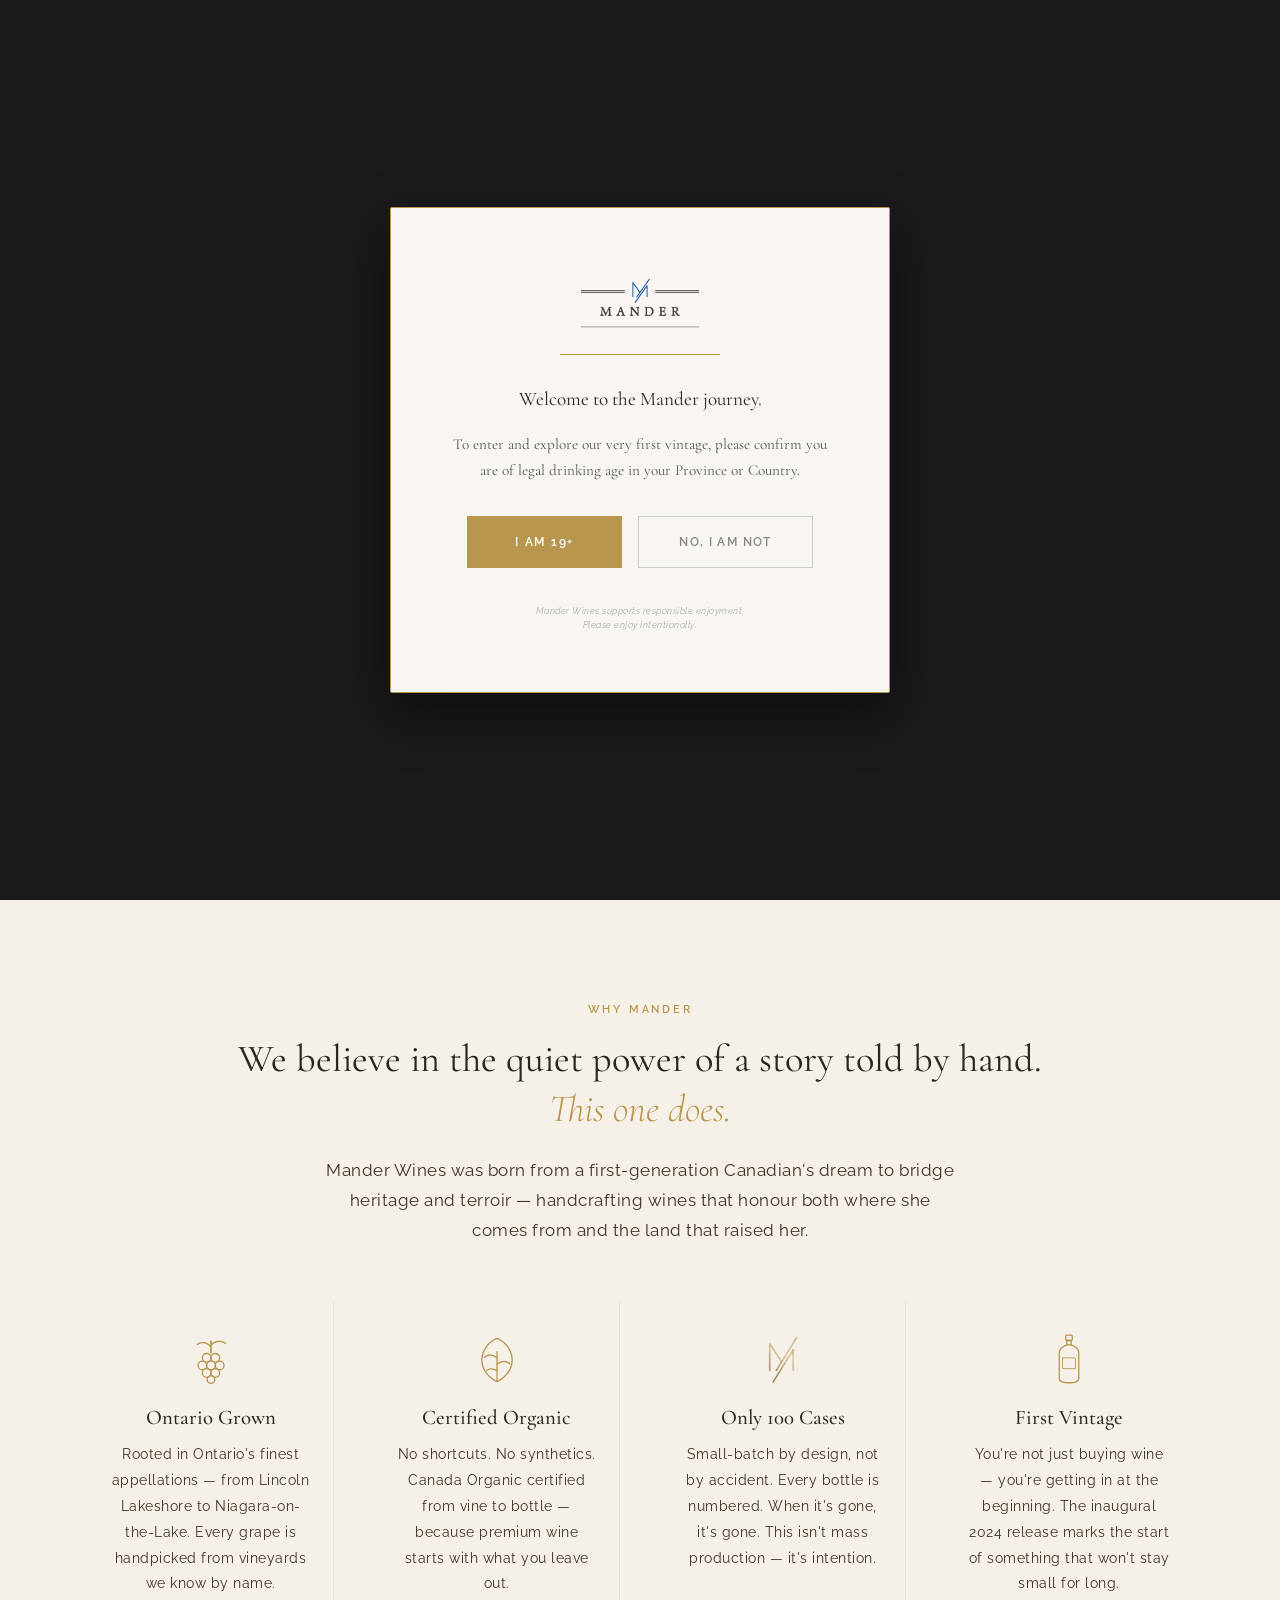
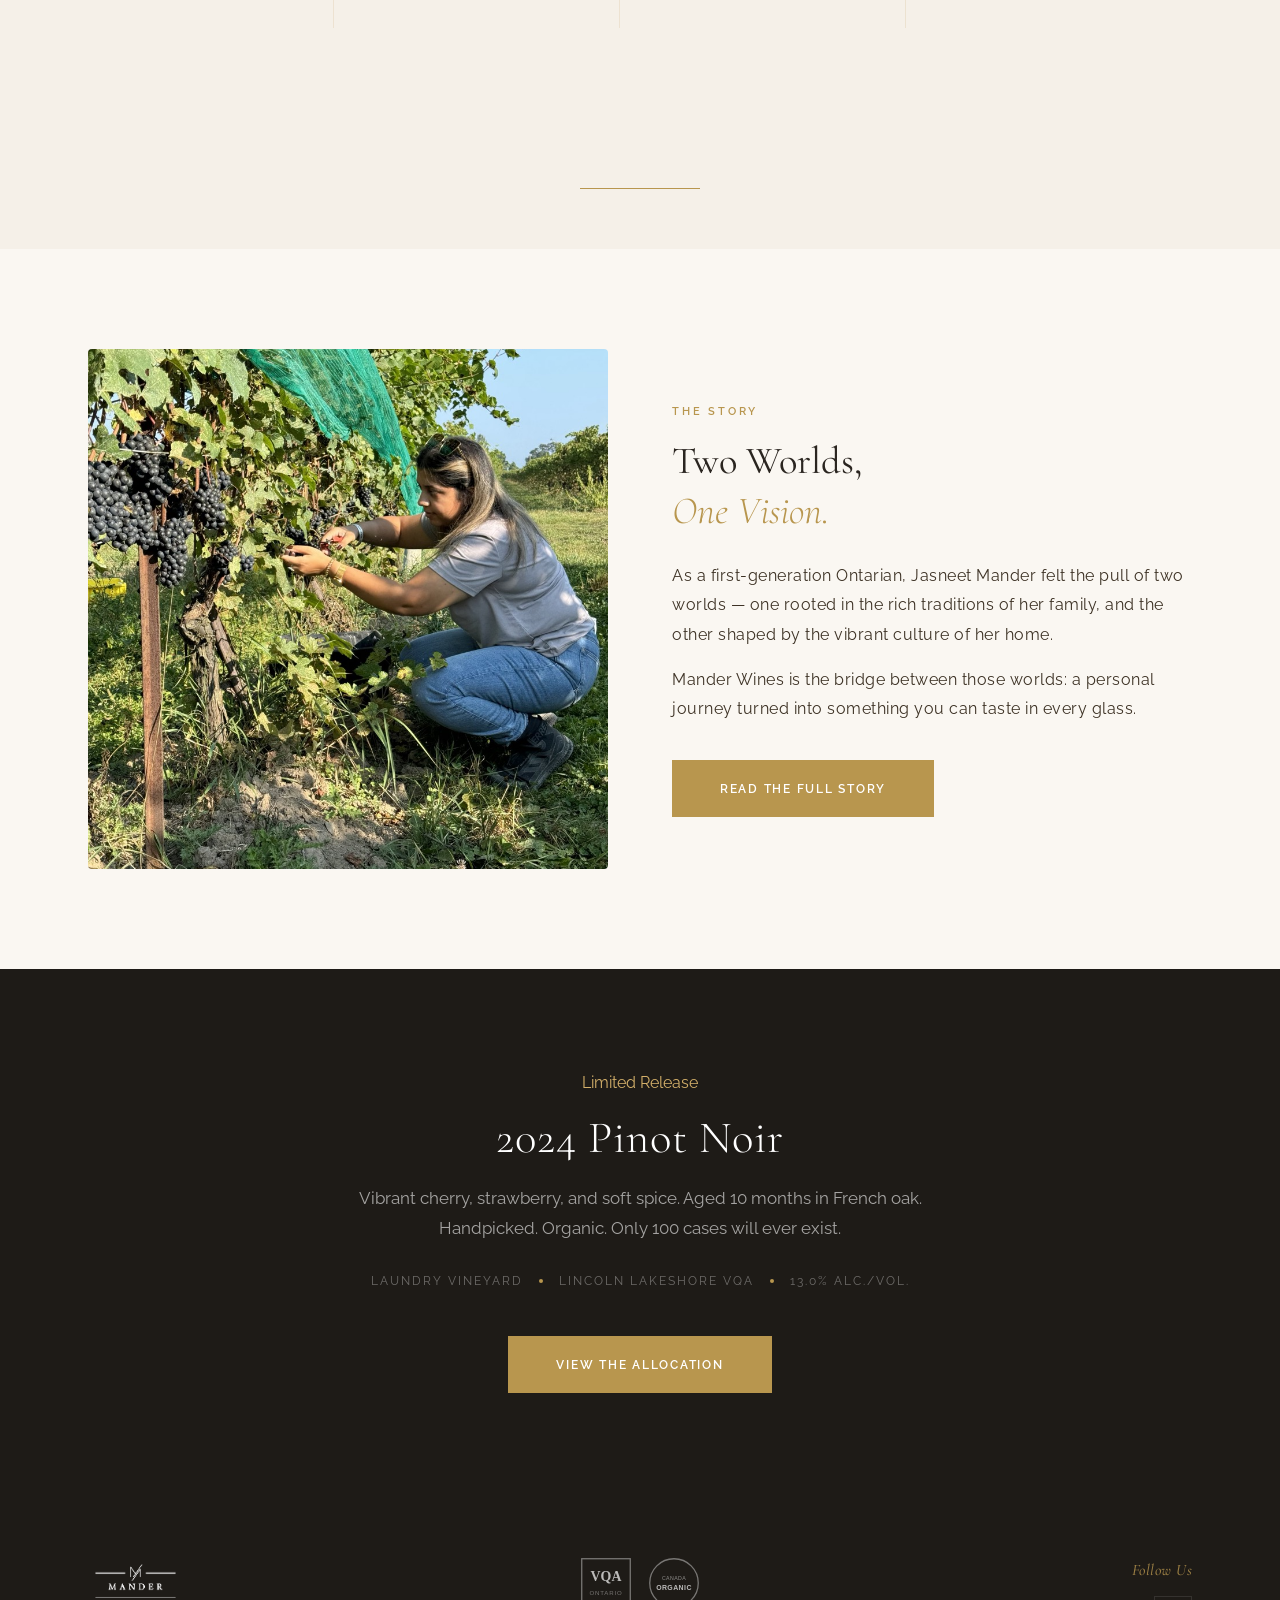
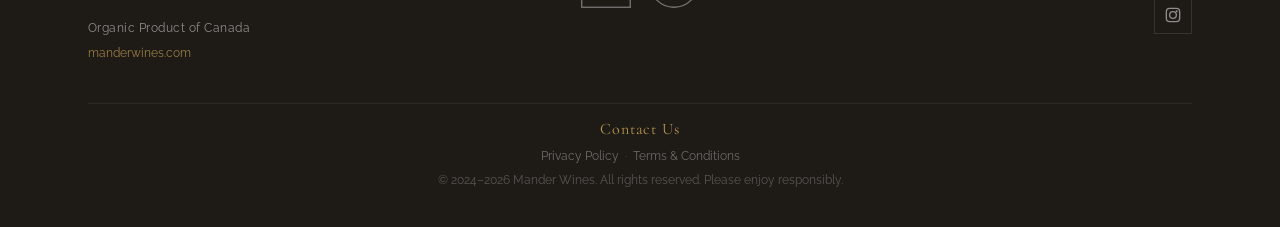
<file: index.html>
<!DOCTYPE html>
<html lang="en">
<head>
    <!-- Google Analytics -->
    <script async src="https://www.googletagmanager.com/gtag/js?id=G-VP82DBPCW4"></script>
    <script>window.dataLayer=window.dataLayer||[];function gtag(){dataLayer.push(arguments);}gtag('js',new Date());gtag('config','G-VP82DBPCW4');</script>
    <meta charset="UTF-8">
    <meta name="viewport" content="width=device-width, initial-scale=1.0">
    <meta name="google-site-verification" content="54lscTHRrutrYXy5FUqe7Ww_ToNMWbLl4s4C95pnx4s">
    <!-- Structured Data -->
    <script type="application/ld+json">
    {
        "@context": "https://schema.org",
        "@type": "Winery",
        "name": "Mander Wines",
        "url": "https://manderwines.com",
        "logo": "https://manderwines.com/images/logo-adj.png",
        "image": "https://manderwines.com/images/og-image.jpg",
        "description": "Mander Wines is a small-lot winery crafting wines with intention from vineyard to bottle. We believe the best stories are shared over a glass of wine — and we're writing ours one vintage at a time.",
        "email": "info@manderwines.com",
        "sameAs": [
            "https://instagram.com/manderwines"
        ],
        "foundingDate": "2024",
        "knowsAbout": ["Pinot Noir", "Ontario Wine", "VQA", "Small-Lot Winemaking"],
        "areaServed": {
            "@type": "Place",
            "name": "Ontario, Canada"
        }
    }
    </script>
    <title>Mander Wines</title>
    <meta name="description" content="Mander Wines — small-lot, handcrafted wines from Ontario. Our inaugural 2024 Pinot Noir is here. Only 100 cases produced. Join the journey.">
    <link rel="canonical" href="https://manderwines.com/">
    <!-- Open Graph -->
    <meta property="og:title" content="Mander Wines">
    <meta property="og:description" content="Mander Wines — small-lot, handcrafted wines from Ontario. Our inaugural 2024 Pinot Noir is here. Only 100 cases produced. Join the journey.">
    <meta property="og:image" content="https://manderwines.com/images/og-image.jpg">
    <meta property="og:url" content="https://manderwines.com/">
    <meta property="og:type" content="website">
    <meta property="og:site_name" content="Mander Wines">
    <!-- Twitter Card -->
    <meta name="twitter:card" content="summary_large_image">
    <meta name="twitter:title" content="Mander Wines">
    <meta name="twitter:description" content="Mander Wines — small-lot, handcrafted wines from Ontario. Our inaugural 2024 Pinot Noir is here. Only 100 cases produced. Join the journey.">
    <meta name="twitter:image" content="https://manderwines.com/images/og-image.jpg">
    <link rel="icon" type="image/png" href="images/favicon.png">
    <link rel="apple-touch-icon" href="images/favicon.png">
    <link rel="preconnect" href="https://fonts.googleapis.com">
    <link rel="preconnect" href="https://fonts.gstatic.com" crossorigin>
    <link href="https://fonts.googleapis.com/css2?family=Cormorant+Garamond:ital,wght@0,300;0,400;0,500;0,600;0,700;1,300;1,400;1,500;1,600;1,700&family=Libre+Baskerville:ital,wght@0,400;0,700;1,400&family=Raleway:wght@300;400;500;600;700&display=swap" rel="stylesheet">
    <link rel="stylesheet" href="styles.css?v=2">
<script type="application/ld+json">
{
    "@context": "https://schema.org",
    "@type": "Winery",
    "name": "Mander Wines",
    "url": "https://manderwines.com",
    "logo": "https://manderwines.com/images/logo-adj.png",
    "image": "https://manderwines.com/images/hero-barrels.jpg",
    "description": "Small-lot, handcrafted organic wines from Ontario's Lincoln Lakeshore. VQA certified.",
    "founder": {"@type": "Person", "name": "Jasneet Mander"},
    "foundingDate": "2024",
    "sameAs": ["https://instagram.com/manderwines"],
    "email": "info@manderwines.com",
    "address": {"@type": "PostalAddress", "addressRegion": "Ontario", "addressCountry": "CA"}
}
</script>
</head>
<body class="home-body">

    <!-- Page Loader -->
    <div class="page-loader" id="page-loader">
        <img src="images/monogram-blue.png" alt="Mander Wines" class="page-loader-logo">
    </div>

    <!-- Age Gate -->
    <div id="age-gate" class="age-gate">
        <div class="age-gate-card" id="age-content">
            <img src="images/logo-adj.png" alt="Mander" class="age-gate-logo">
            <div class="age-gate-line"></div>
            <p class="age-gate-welcome">Welcome to the Mander journey.</p>
            <p class="age-gate-prompt">To enter and explore our very first vintage, please confirm you are of legal drinking age in your Province or Country.</p>
            <div class="age-gate-buttons">
                <button class="btn btn-gold" id="age-yes">I Am 19+</button>
                <button class="btn-deny" id="age-no">No, I Am Not</button>
            </div>
            <p class="age-gate-disclaimer">Mander Wines supports responsible enjoyment.<br>Please enjoy intentionally.</p>
        </div>
        <div class="age-gate-denied" id="age-denied">
            <p>Sorry, you must be of legal drinking age to visit this site.</p>
        </div>
    </div>

    <!-- Navigation — transparent on home -->
    <nav id="navbar" class="nav-transparent">
        <div class="nav-inner">
            <div class="nav-links nav-left">
                <a href="story">The Story</a>
                <a href="wine">The Wine</a>
            </div>
            <a href="/" class="nav-logo">
                <img src="images/logo-adj.png" alt="Mander">
            </a>
            <div class="nav-links nav-right">
                <a href="cellar">Cellar Updates</a>
                <a href="journey">Join the Journey</a>
            </div>
            <button class="mobile-menu-btn" aria-label="Toggle menu">
                <span></span><span></span><span></span>
            </button>
        </div>
        <div class="mobile-nav">
            <a href="/">Home</a>
            <a href="story">The Story</a>
            <a href="wine">The Wine</a>
            <a href="cellar">Cellar Updates</a>
            <a href="journey">Join the Journey</a>
        </div>
    </nav>

    <!-- Cinematic Hero -->
    <section class="cinematic-hero">
        <div class="cinematic-bg">
            <img src="images/hero-barrels.jpg" alt="Mander barrels with M monogram in the cellar">
        </div>
        <div class="cinematic-overlay"></div>

        <div class="cinematic-content">
            <div class="cinematic-center">
                <p class="cinematic-year anim-fade anim-d1">2024</p>
                <h1 class="anim-fade anim-d2"><em>Pinot Noir</em></h1>
                <div class="cinematic-line anim-fade anim-d3"></div>
                <p class="cinematic-tagline anim-fade anim-d4">Small-Lot. First Vintage.</p>
                <p class="cinematic-cases anim-fade anim-d5">Only 100 Cases Produced</p>
                <a href="journey" class="btn btn-gold anim-fade anim-d6">Join the Waitlist</a>
            </div>
        </div>

        <!-- Bottom bar -->
        <div class="cinematic-bottom anim-fade anim-d7">
            <div class="cinematic-bottom-inner">
                <span class="cinematic-detail">Laundry Vineyard</span>
                <span class="cinematic-dot"></span>
                <span class="cinematic-detail">Lincoln Lakeshore VQA</span>
                <span class="cinematic-dot"></span>
                <span class="cinematic-detail">Organic</span>
                <span class="cinematic-dot"></span>
                <span class="cinematic-detail">13.0% alc.</span>
            </div>
        </div>
    </section>

    <!-- Why Mander — Brand Positioning -->
    <section class="home-why" data-animate="fade-up">
        <div class="container">
            <span class="label">Why Mander</span>
            <h2>We believe in the quiet power of a story told by hand.<br><em>This one does.</em></h2>
            <p class="home-why-sub">Mander Wines was born from a first-generation Canadian's dream to bridge heritage and terroir — handcrafting wines that honour both where she comes from and the land that raised her.</p>
            <div class="home-pillars">
                <div class="home-pillar" data-animate="fade-up">
                    <div class="home-pillar-icon">
                        <svg viewBox="0 0 48 48" fill="none" stroke="currentColor" stroke-width="1.2"><circle cx="20" cy="22" r="4"/><circle cx="28" cy="22" r="4"/><circle cx="16" cy="29" r="4"/><circle cx="24" cy="29" r="4"/><circle cx="32" cy="29" r="4"/><circle cx="20" cy="36" r="4"/><circle cx="28" cy="36" r="4"/><circle cx="24" cy="42" r="3.5"/><path d="M24 18V6" stroke-width="1.5"/><path d="M24 10c4-4 10-4 14-1" stroke-width="1.2" fill="none"/><path d="M24 12c-4-5-10-5-13-2" stroke-width="1.2" fill="none"/></svg>
                    </div>
                    <h3>Ontario Grown</h3>
                    <p>Rooted in Ontario's finest appellations — from Lincoln Lakeshore to Niagara-on-the-Lake. Every grape is handpicked from vineyards we know by name.</p>
                </div>
                <div class="home-pillar" data-animate="fade-up">
                    <div class="home-pillar-icon">
                        <svg viewBox="0 0 48 48" fill="none" stroke="currentColor" stroke-width="1.2"><path d="M24 44c0 0-14-6-14-20C10 14 18 6 24 4c6 2 14 10 14 20 0 14-14 20-14 20z"/><path d="M24 44V16"/><path d="M24 22c-5-4-10-3-12 0"/><path d="M24 28c5-4 10-3 12 0"/><path d="M24 34c-4-3-8-2-10 0"/><circle cx="15" cy="12" r="1" fill="currentColor" stroke="none" opacity="0.3"/><circle cx="33" cy="10" r="0.8" fill="currentColor" stroke="none" opacity="0.3"/><circle cx="12" cy="18" r="0.6" fill="currentColor" stroke="none" opacity="0.2"/></svg>
                    </div>
                    <h3>Certified Organic</h3>
                    <p>No shortcuts. No synthetics. Canada Organic certified from vine to bottle — because premium wine starts with what you leave out.</p>
                </div>
                <div class="home-pillar" data-animate="fade-up">
                    <div class="home-pillar-icon">
                        <img src="images/icon-monogram-gold.png" alt="Mander M">
                    </div>
                    <h3>Only 100 Cases</h3>
                    <p>Small-batch by design, not by accident. Every bottle is numbered. When it's gone, it's gone. This isn't mass production — it's intention.</p>
                </div>
                <div class="home-pillar" data-animate="fade-up">
                    <div class="home-pillar-icon">
                        <svg viewBox="0 0 48 48" fill="none" stroke="currentColor" stroke-width="1.2" stroke-linecap="round" stroke-linejoin="round"><rect x="21" y="1" width="6" height="5" rx="1"/><path d="M22 6h4v4h-4z"/><path d="M22 10c-5 2-7 4-7 7v24c0 3 3 4 9 4s9-1 9-4V17c0-3-2-5-7-7"/><rect x="18" y="22" width="12" height="10" rx="0.5" stroke-width="0.8"/></svg>
                    </div>
                    <h3>First Vintage</h3>
                    <p>You're not just buying wine — you're getting in at the beginning. The inaugural 2024 release marks the start of something that won't stay small for long.</p>
                </div>
            </div>
        </div>
    </section>

    <hr class="section-divider">

    <!-- Story Teaser -->
    <section class="home-story">
        <div class="container">
            <div class="home-story-grid">
                <div class="home-story-image" data-animate="fade-right">
                    <img src="images/founder-grapes.jpg" alt="Handpicking grapes at the vineyard" loading="lazy">
                </div>
                <div class="home-story-text" data-animate="fade-left">
                    <span class="label">The Story</span>
                    <h2>Two Worlds,<br><em>One Vision.</em></h2>
                    <p>As a first-generation Ontarian, Jasneet Mander felt the pull of two worlds — one rooted in the rich traditions of her family, and the other shaped by the vibrant culture of her home.</p>
                    <p>Mander Wines is the bridge between those worlds: a personal journey turned into something you can taste in every glass.</p>
                    <a href="story" class="btn btn-gold">Read the Full Story</a>
                </div>
            </div>
        </div>
    </section>

    <!-- Drop / Limited Release CTA -->
    <section class="home-drop" data-animate="fade-up">
        <div class="container">
            <div class="home-drop-inner">
                <span class="label-light">Limited Release</span>
                <h2>2024 Pinot Noir</h2>
                <p class="home-drop-desc">Vibrant cherry, strawberry, and soft spice. Aged 10 months in French oak. Handpicked. Organic. Only 100 cases will ever exist.</p>
                <div class="home-drop-details">
                    <span>Laundry Vineyard</span>
                    <span class="home-drop-dot"></span>
                    <span>Lincoln Lakeshore VQA</span>
                    <span class="home-drop-dot"></span>
                    <span>13.0% alc./vol.</span>
                </div>
                <a href="allocation" class="btn btn-gold">View the Allocation</a>
            </div>
        </div>
    </section>

    <!-- Footer -->
    <footer class="site-footer">
        <div class="container">
            <div class="footer-grid">
                <div class="footer-brand">
                    <img src="images/logo-adj.png" alt="Mander" class="footer-logo" loading="lazy">
                    <p class="footer-tagline">Organic Product of Canada</p>
                    <p class="footer-url">manderwines.com</p>
                </div>
                <div class="footer-badges">
                    <div class="badge-vqa" title="VQA Ontario"><svg viewBox="0 0 60 60" fill="none"><rect x="2" y="2" width="56" height="56" stroke="rgba(255,255,255,0.4)" stroke-width="1.5"/><text x="30" y="28" text-anchor="middle" fill="rgba(255,255,255,0.7)" font-family="serif" font-size="16" font-weight="bold">VQA</text><text x="30" y="44" text-anchor="middle" fill="rgba(255,255,255,0.4)" font-family="sans-serif" font-size="7" letter-spacing="1">ONTARIO</text></svg></div>
                    <div class="badge-organic" title="Canada Organic"><svg viewBox="0 0 60 60" fill="none"><circle cx="30" cy="30" r="28" stroke="rgba(255,255,255,0.4)" stroke-width="1.5"/><text x="30" y="26" text-anchor="middle" fill="rgba(255,255,255,0.5)" font-family="sans-serif" font-size="6" letter-spacing="0.5">CANADA</text><text x="30" y="38" text-anchor="middle" fill="rgba(255,255,255,0.7)" font-family="sans-serif" font-size="8" font-weight="bold" letter-spacing="0.5">ORGANIC</text></svg></div>
                </div>
                <div class="footer-social">
                    <p class="footer-social-label">Follow Us</p>
                    <a href="https://instagram.com/manderwines" target="_blank" aria-label="Instagram"><svg viewBox="0 0 24 24" fill="none" stroke="currentColor" stroke-width="2"><rect x="2" y="2" width="20" height="20" rx="5"/><circle cx="12" cy="12" r="5"/><circle cx="17.5" cy="6.5" r="1.5" fill="currentColor" stroke="none"/></svg></a>
                </div>
            </div>
            <div class="footer-bottom">
                <p><a href="contact" class="footer-contact-link">Contact Us</a></p>
                <p class="footer-legal-links"><a href="privacy">Privacy Policy</a> &nbsp;&middot;&nbsp; <a href="terms">Terms &amp; Conditions</a></p>
                <p>&copy; 2024&ndash;<script>document.write(new Date().getFullYear())</script> Mander Wines. All rights reserved. Please enjoy responsibly.</p>
            </div>
        </div>
    </footer>

    <script src="script.js?v=2"></script>
</body>
</html>
</file>
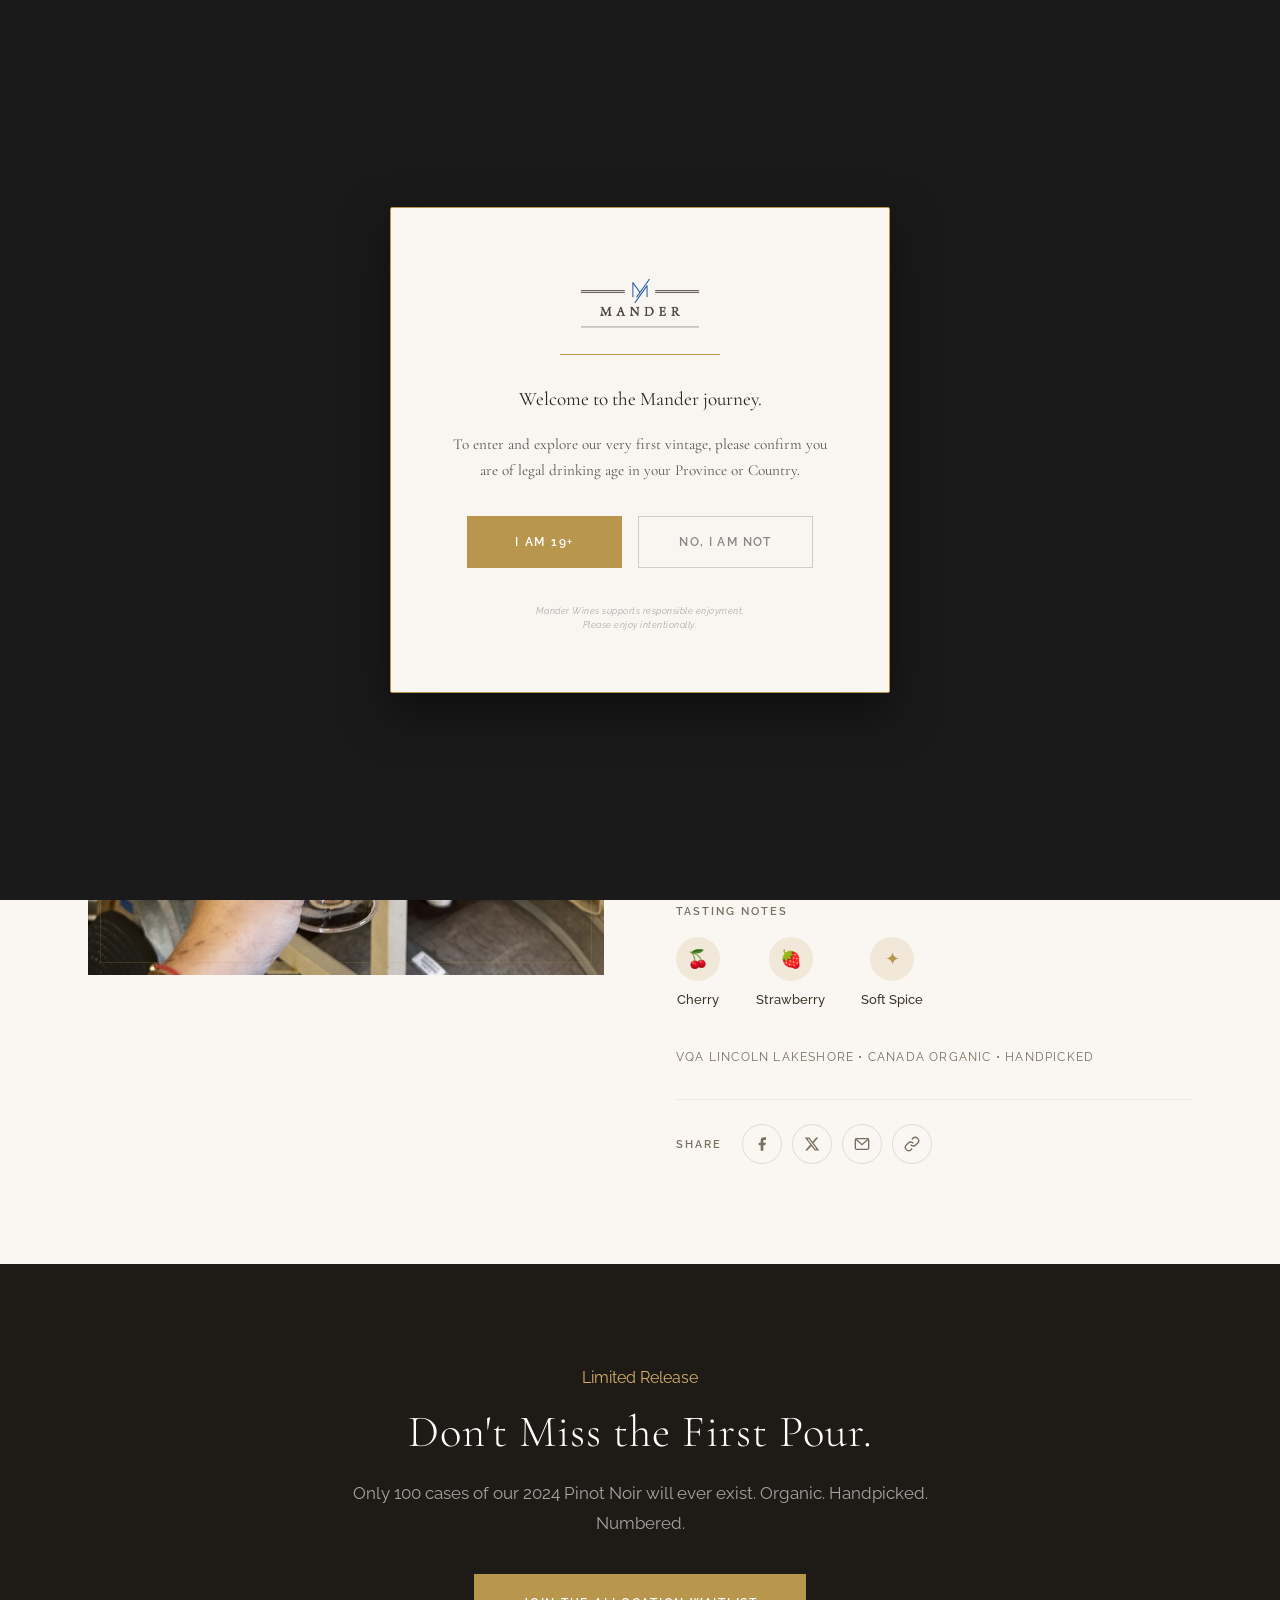
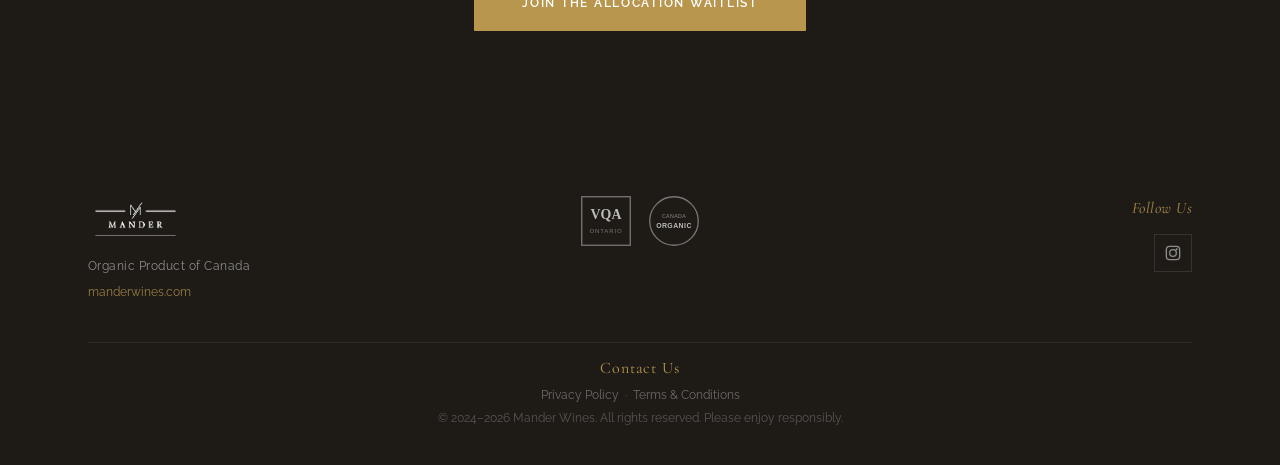
<file: allocation.html>
<!DOCTYPE html>
<html lang="en">
<head>
    <script async src="https://www.googletagmanager.com/gtag/js?id=G-VP82DBPCW4"></script>
    <script>window.dataLayer=window.dataLayer||[];function gtag(){dataLayer.push(arguments);}gtag('js',new Date());gtag('config','G-VP82DBPCW4');</script>
    <meta charset="UTF-8">
    <meta name="viewport" content="width=device-width, initial-scale=1.0">
    <meta name="google-site-verification" content="54lscTHRrutrYXy5FUqe7Ww_ToNMWbLl4s4C95pnx4s">
    <title>Allocation | Mander Wines</title>
    <meta name="description" content="2024 Pinot Noir — only 100 cases produced from Laundry Vineyard. Join the allocation waitlist for Mander Wines' inaugural organic vintage.">
    <link rel="canonical" href="https://manderwines.com/allocation">
    <meta property="og:title" content="Allocation | Mander Wines">
    <meta property="og:description" content="2024 Pinot Noir — only 100 cases produced from Laundry Vineyard. Join the allocation waitlist for Mander Wines' inaugural organic vintage.">
    <meta property="og:image" content="https://manderwines.com/images/og-image.jpg">
    <meta property="og:url" content="https://manderwines.com/allocation">
    <meta property="og:type" content="website">
    <meta property="og:site_name" content="Mander Wines">
    <meta name="twitter:card" content="summary_large_image">
    <meta name="twitter:title" content="Allocation | Mander Wines">
    <meta name="twitter:description" content="2024 Pinot Noir — only 100 cases produced from Laundry Vineyard. Join the allocation waitlist for Mander Wines' inaugural organic vintage.">
    <meta name="twitter:image" content="https://manderwines.com/images/og-image.jpg">
    <link rel="icon" type="image/png" href="images/favicon.png">
    <link rel="apple-touch-icon" href="images/favicon.png">
    <link rel="preconnect" href="https://fonts.googleapis.com">
    <link rel="preconnect" href="https://fonts.gstatic.com" crossorigin>
    <link href="https://fonts.googleapis.com/css2?family=Cormorant+Garamond:ital,wght@0,300;0,400;0,500;0,600;0,700;1,300;1,400;1,500;1,600;1,700&family=Libre+Baskerville:ital,wght@0,400;0,700;1,400&family=Raleway:wght@300;400;500;600;700&display=swap" rel="stylesheet">
    <link rel="stylesheet" href="styles.css?v=2">
</head>
<body>

    <!-- Page Loader -->
    <div class="page-loader" id="page-loader">
        <img src="images/monogram-blue.png" alt="Mander Wines" class="page-loader-logo">
    </div>

    <!-- Age Gate -->
    <div id="age-gate" class="age-gate">
        <div class="age-gate-card" id="age-content">
            <img src="images/logo-adj.png" alt="Mander" class="age-gate-logo">
            <div class="age-gate-line"></div>
            <p class="age-gate-welcome">Welcome to the Mander journey.</p>
            <p class="age-gate-prompt">To enter and explore our very first vintage, please confirm you are of legal drinking age in your Province or Country.</p>
            <div class="age-gate-buttons">
                <button class="btn btn-gold" id="age-yes">I Am 19+</button>
                <button class="btn-deny" id="age-no">No, I Am Not</button>
            </div>
            <p class="age-gate-disclaimer">Mander Wines supports responsible enjoyment.<br>Please enjoy intentionally.</p>
        </div>
        <div class="age-gate-denied" id="age-denied">
            <p>Sorry, you must be of legal drinking age to visit this site.</p>
        </div>
    </div>

    <!-- Navigation -->
    <nav id="navbar">
        <div class="nav-inner">
            <div class="nav-links nav-left">
                <a href="story">The Story</a>
                <a href="wine">The Wine</a>
            </div>
            <a href="/" class="nav-logo">
                <img src="images/logo-adj.png" alt="Mander">
            </a>
            <div class="nav-links nav-right">
                <a href="cellar">Cellar Updates</a>
                <a href="journey">Join the Journey</a>
            </div>
            <button class="mobile-menu-btn" aria-label="Toggle menu">
                <span></span><span></span><span></span>
            </button>
        </div>
        <div class="mobile-nav">
            <a href="/">Home</a>
            <a href="story">The Story</a>
            <a href="wine">The Wine</a>
            <a href="cellar">Cellar Updates</a>
            <a href="journey">Join the Journey</a>
        </div>
    </nav>

    <div class="alloc-page">

        <!-- Scarcity Header -->
        <section class="alloc-header">
            <div class="container">
                <h1 class="alloc-headline"><em>Allocations Limited:</em><br>100 Cases Produced.</h1>
            </div>
        </section>

        <!-- Single Product Focus -->
        <section class="alloc-product">
            <div class="container">
                <div class="alloc-grid">
                    <div class="alloc-image" data-animate="fade-right">
                        <img src="images/barrel-tasting.jpg" alt="Mander 2024 Pinot Noir tasting from barrel" loading="lazy">
                    </div>
                    <div class="alloc-info" data-animate="fade-left">
                        <h2>2024 Pinot Noir <span class="alloc-pipe">|</span> Laundry Vineyard.</h2>

                        <p class="alloc-desc">Vibrant notes of cherry, strawberry, and soft spice layered with a silky texture and harmonious integration. Medium-bodied with a long, elegant finish.</p>

                        <a href="journey" class="btn btn-gold alloc-cta">Join the Allocation Waitlist</a>

                        <!-- Specs strip -->
                        <div class="alloc-specs">
                            <div class="alloc-spec">
                                <div class="alloc-spec-icon">
                                    <svg viewBox="0 0 24 24" fill="none" stroke="currentColor" stroke-width="1.5"><circle cx="12" cy="12" r="10"/><path d="M12 6v6l4 2"/></svg>
                                </div>
                                <div>
                                    <span class="alloc-spec-label">Harvest</span>
                                    <span class="alloc-spec-value">Sept 20, 2024</span>
                                </div>
                            </div>
                            <div class="alloc-spec">
                                <div class="alloc-spec-icon">
                                    <svg viewBox="0 0 24 24" fill="none" stroke="currentColor" stroke-width="1.5"><ellipse cx="12" cy="14" rx="9" ry="7"/><path d="M3 14V8a9 7 0 0118 0v6"/><line x1="3" y1="11" x2="21" y2="11"/></svg>
                                </div>
                                <div>
                                    <span class="alloc-spec-label">Aging</span>
                                    <span class="alloc-spec-value">10 Months, French Oak</span>
                                </div>
                            </div>
                            <div class="alloc-spec">
                                <div class="alloc-spec-icon">
                                    <svg viewBox="0 0 24 24" fill="none" stroke="currentColor" stroke-width="1.5"><path d="M8 2v4M16 2v4M12 2v20M8 22h8M6 6h12l-2 16H8L6 6z"/></svg>
                                </div>
                                <div>
                                    <span class="alloc-spec-label">Alcohol</span>
                                    <span class="alloc-spec-value">13.0% alc./vol.</span>
                                </div>
                            </div>
                            <div class="alloc-spec">
                                <div class="alloc-spec-icon">
                                    <svg viewBox="0 0 24 24" fill="none" stroke="currentColor" stroke-width="1.5"><rect x="3" y="3" width="18" height="18" rx="2"/><text x="12" y="16" text-anchor="middle" font-size="8" fill="currentColor" stroke="none">750</text></svg>
                                </div>
                                <div>
                                    <span class="alloc-spec-label">Volume</span>
                                    <span class="alloc-spec-value">750 mL</span>
                                </div>
                            </div>
                        </div>

                        <!-- Tasting notes -->
                        <div class="alloc-notes">
                            <p class="tasting-label">Tasting Notes</p>
                            <div class="notes-row">
                                <div class="note-item">
                                    <div class="note-icon">&#127826;</div>
                                    <span class="note-name">Cherry</span>
                                </div>
                                <div class="note-item">
                                    <div class="note-icon">&#127827;</div>
                                    <span class="note-name">Strawberry</span>
                                </div>
                                <div class="note-item">
                                    <div class="note-icon">&#10022;</div>
                                    <span class="note-name">Soft Spice</span>
                                </div>
                            </div>
                        </div>

                        <p class="alloc-appellation">VQA Lincoln Lakeshore &bull; Canada Organic &bull; Handpicked</p>

                        <div class="wine-share">
                            <span class="wine-share-label">Share</span>
                            <div class="wine-share-links">
                                <a href="https://www.facebook.com/sharer/sharer.php?u=https://manderwines.com/allocation" target="_blank" rel="noopener" class="share-btn" title="Share on Facebook">
                                    <svg viewBox="0 0 24 24" fill="currentColor"><path d="M18 2h-3a5 5 0 00-5 5v3H7v4h3v8h4v-8h3l1-4h-4V7a1 1 0 011-1h3z"/></svg>
                                </a>
                                <a href="https://twitter.com/intent/tweet?url=https://manderwines.com/allocation&text=2024%20Pinot%20Noir%20from%20Mander%20Wines%20%E2%80%94%20Only%20100%20cases%20produced." target="_blank" rel="noopener" class="share-btn" title="Share on X">
                                    <svg viewBox="0 0 24 24" fill="currentColor"><path d="M18.244 2.25h3.308l-7.227 8.26 8.502 11.24H16.17l-5.214-6.817L4.99 21.75H1.68l7.73-8.835L1.254 2.25H8.08l4.713 6.231zm-1.161 17.52h1.833L7.084 4.126H5.117z"/></svg>
                                </a>
                                <a href="mailto:?subject=Mander%20Wines%20%E2%80%94%202024%20Pinot%20Noir&body=Check%20out%20the%202024%20Pinot%20Noir%20from%20Mander%20Wines%3A%20https%3A%2F%2Fmanderwines.com%2Fallocation" class="share-btn" title="Share via Email">
                                    <svg viewBox="0 0 24 24" fill="none" stroke="currentColor" stroke-width="2"><rect x="2" y="4" width="20" height="16" rx="2"/><path d="M22 4L12 13 2 4"/></svg>
                                </a>
                                <button class="share-btn share-copy" title="Copy Link" data-url="https://manderwines.com/allocation">
                                    <svg viewBox="0 0 24 24" fill="none" stroke="currentColor" stroke-width="2"><path d="M10 13a5 5 0 007.54.54l3-3a5 5 0 00-7.07-7.07l-1.72 1.71"/><path d="M14 11a5 5 0 00-7.54-.54l-3 3a5 5 0 007.07 7.07l1.71-1.71"/></svg>
                                </button>
                            </div>
                        </div>
                    </div>
                </div>
            </div>
        </section>

    </div>

    <!-- CTA -->
    <section class="home-drop">
        <div class="container">
            <div class="home-drop-inner">
                <span class="label-light">Limited Release</span>
                <h2>Don't Miss the First Pour.</h2>
                <p class="home-drop-desc">Only 100 cases of our 2024 Pinot Noir will ever exist. Organic. Handpicked. Numbered.</p>
                <a href="journey" class="btn btn-gold">Join the Allocation Waitlist</a>
            </div>
        </div>
    </section>

    <!-- Footer -->
    <footer class="site-footer">
        <div class="container">
            <div class="footer-grid">
                <div class="footer-brand">
                    <img src="images/logo-adj.png" alt="Mander" class="footer-logo" loading="lazy">
                    <p class="footer-tagline">Organic Product of Canada</p>
                    <p class="footer-url">manderwines.com</p>
                </div>
                <div class="footer-badges">
                    <div class="badge-vqa" title="VQA Ontario"><svg viewBox="0 0 60 60" fill="none"><rect x="2" y="2" width="56" height="56" stroke="rgba(255,255,255,0.4)" stroke-width="1.5"/><text x="30" y="28" text-anchor="middle" fill="rgba(255,255,255,0.7)" font-family="serif" font-size="16" font-weight="bold">VQA</text><text x="30" y="44" text-anchor="middle" fill="rgba(255,255,255,0.4)" font-family="sans-serif" font-size="7" letter-spacing="1">ONTARIO</text></svg></div>
                    <div class="badge-organic" title="Canada Organic"><svg viewBox="0 0 60 60" fill="none"><circle cx="30" cy="30" r="28" stroke="rgba(255,255,255,0.4)" stroke-width="1.5"/><text x="30" y="26" text-anchor="middle" fill="rgba(255,255,255,0.5)" font-family="sans-serif" font-size="6" letter-spacing="0.5">CANADA</text><text x="30" y="38" text-anchor="middle" fill="rgba(255,255,255,0.7)" font-family="sans-serif" font-size="8" font-weight="bold" letter-spacing="0.5">ORGANIC</text></svg></div>
                </div>
                <div class="footer-social">
                    <p class="footer-social-label">Follow Us</p>
                    <a href="https://instagram.com/manderwines" target="_blank" aria-label="Instagram"><svg viewBox="0 0 24 24" fill="none" stroke="currentColor" stroke-width="2"><rect x="2" y="2" width="20" height="20" rx="5"/><circle cx="12" cy="12" r="5"/><circle cx="17.5" cy="6.5" r="1.5" fill="currentColor" stroke="none"/></svg></a>
                </div>
            </div>
            <div class="footer-bottom">
                <p><a href="contact" class="footer-contact-link">Contact Us</a></p>
                <p class="footer-legal-links"><a href="privacy">Privacy Policy</a> &nbsp;&middot;&nbsp; <a href="terms">Terms &amp; Conditions</a></p>
                <p>&copy; 2024&ndash;<script>document.write(new Date().getFullYear())</script> Mander Wines. All rights reserved. Please enjoy responsibly.</p>
            </div>
        </div>
    </footer>

    <script src="script.js?v=2"></script>
</body>
</html>
</file>
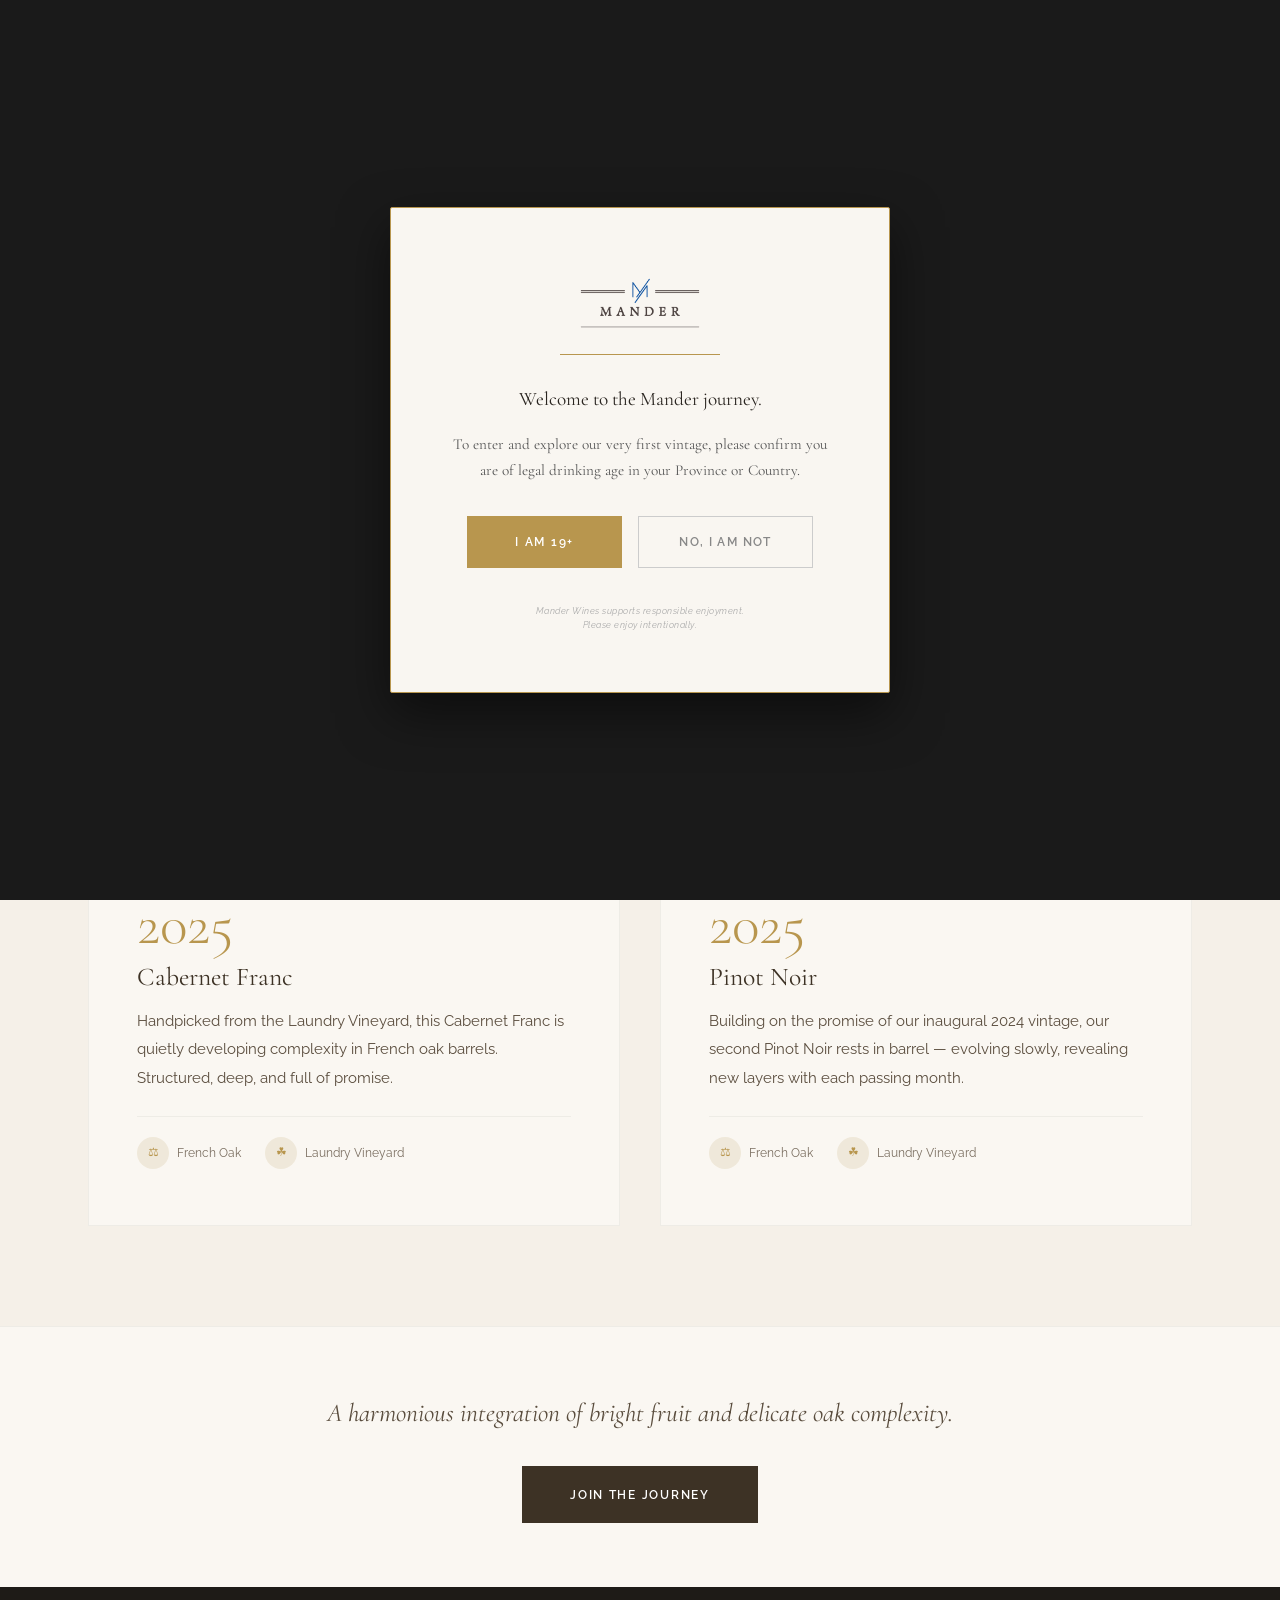
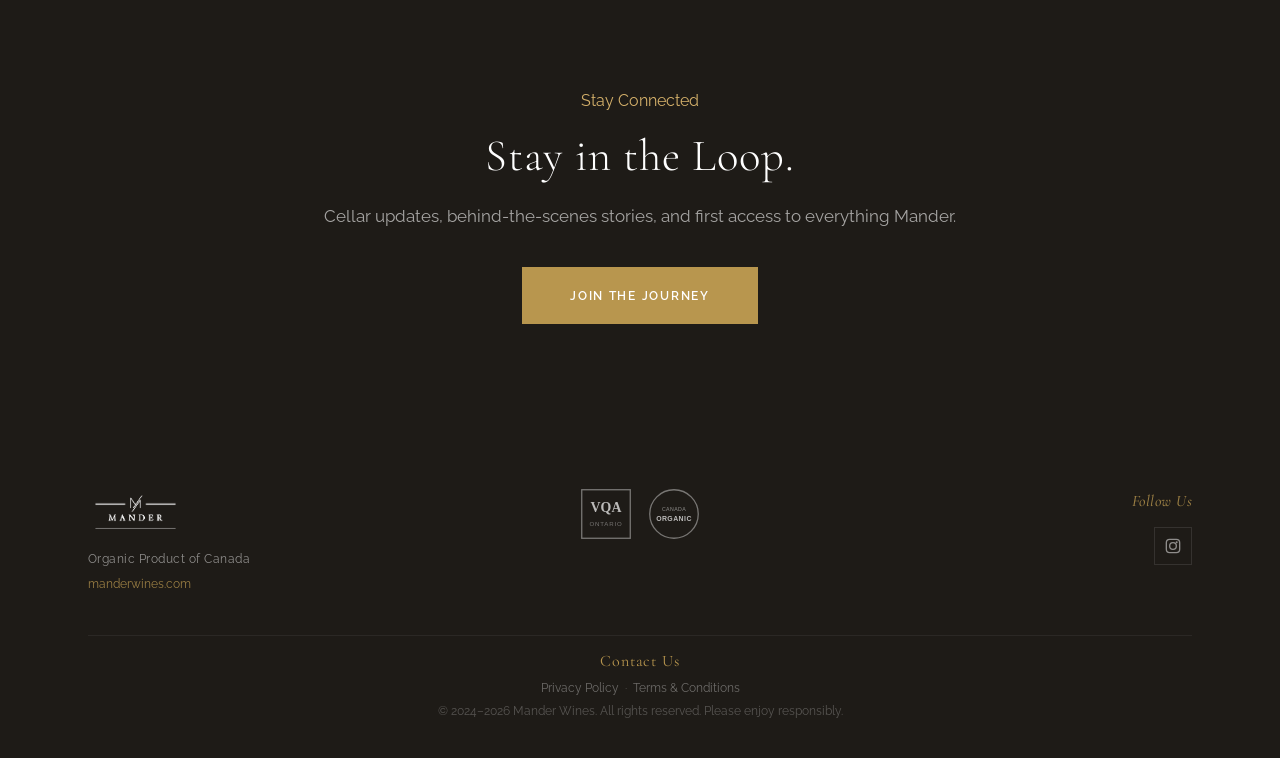
<file: cellar.html>
<!DOCTYPE html>
<html lang="en">
<head>
    <script async src="https://www.googletagmanager.com/gtag/js?id=G-VP82DBPCW4"></script>
    <script>window.dataLayer=window.dataLayer||[];function gtag(){dataLayer.push(arguments);}gtag('js',new Date());gtag('config','G-VP82DBPCW4');</script>
    <meta charset="UTF-8">
    <meta name="viewport" content="width=device-width, initial-scale=1.0">
    <meta name="google-site-verification" content="54lscTHRrutrYXy5FUqe7Ww_ToNMWbLl4s4C95pnx4s">
    <title>Cellar Updates | Mander Wines</title>
    <meta name="description" content="Follow along as our 2025 Cabernet Franc and Pinot Noir develop in French oak barrels. Cellar updates from Mander Wines, Ontario.">
    <link rel="canonical" href="https://manderwines.com/cellar">
    <meta property="og:title" content="Cellar Updates | Mander Wines">
    <meta property="og:description" content="Follow along as our 2025 Cabernet Franc and Pinot Noir develop in French oak barrels. Cellar updates from Mander Wines, Ontario.">
    <meta property="og:image" content="https://manderwines.com/images/og-image.jpg">
    <meta property="og:url" content="https://manderwines.com/cellar">
    <meta property="og:type" content="website">
    <meta property="og:site_name" content="Mander Wines">
    <meta name="twitter:card" content="summary_large_image">
    <meta name="twitter:title" content="Cellar Updates | Mander Wines">
    <meta name="twitter:description" content="Follow along as our 2025 Cabernet Franc and Pinot Noir develop in French oak barrels. Cellar updates from Mander Wines, Ontario.">
    <meta name="twitter:image" content="https://manderwines.com/images/og-image.jpg">
    <link rel="icon" type="image/png" href="images/favicon.png">
    <link rel="apple-touch-icon" href="images/favicon.png">
    <link rel="preconnect" href="https://fonts.googleapis.com">
    <link rel="preconnect" href="https://fonts.gstatic.com" crossorigin>
    <link href="https://fonts.googleapis.com/css2?family=Cormorant+Garamond:ital,wght@0,300;0,400;0,500;0,600;0,700;1,300;1,400;1,500;1,600;1,700&family=Libre+Baskerville:ital,wght@0,400;0,700;1,400&family=Raleway:wght@300;400;500;600;700&display=swap" rel="stylesheet">
    <link rel="stylesheet" href="styles.css?v=2">
</head>
<body>

    <!-- Page Loader -->
    <div class="page-loader" id="page-loader">
        <img src="images/monogram-blue.png" alt="Mander Wines" class="page-loader-logo">
    </div>

    <!-- Age Gate -->
    <div id="age-gate" class="age-gate">
        <div class="age-gate-card" id="age-content">
            <img src="images/logo-adj.png" alt="Mander" class="age-gate-logo">
            <div class="age-gate-line"></div>
            <p class="age-gate-welcome">Welcome to the Mander journey.</p>
            <p class="age-gate-prompt">To enter and explore our very first vintage, please confirm you are of legal drinking age in your Province or Country.</p>
            <div class="age-gate-buttons">
                <button class="btn btn-gold" id="age-yes">I Am 19+</button>
                <button class="btn-deny" id="age-no">No, I Am Not</button>
            </div>
            <p class="age-gate-disclaimer">Mander Wines supports responsible enjoyment.<br>Please enjoy intentionally.</p>
        </div>
        <div class="age-gate-denied" id="age-denied">
            <p>Sorry, you must be of legal drinking age to visit this site.</p>
        </div>
    </div>

    <!-- Navigation -->
    <nav id="navbar">
        <div class="nav-inner">
            <div class="nav-links nav-left">
                <a href="story">The Story</a>
                <a href="wine">The Wine</a>
            </div>
            <a href="/" class="nav-logo">
                <img src="images/logo-adj.png" alt="Mander">
            </a>
            <div class="nav-links nav-right">
                <a href="cellar" class="active">Cellar Updates</a>
                <a href="journey">Join the Journey</a>
            </div>
            <button class="mobile-menu-btn" aria-label="Toggle menu">
                <span></span><span></span><span></span>
            </button>
        </div>
        <div class="mobile-nav">
            <a href="/">Home</a>
            <a href="story">The Story</a>
            <a href="wine">The Wine</a>
            <a href="cellar">Cellar Updates</a>
            <a href="journey">Join the Journey</a>
        </div>
    </nav>

    <div class="cellar-page">

        <!-- Cellar Hero -->
        <section class="cellar-hero">
            <div class="cellar-hero-bg">
                <img src="images/plain-barrels.jpg" alt="Barrels aging in cellar" loading="lazy">
            </div>
            <div class="cellar-hero-overlay"></div>
            <div class="cellar-hero-content">
                <div class="cellar-hero-text">
                    <span class="label label-light">Cellar Updates</span>
                    <h1>In the Barrel:<br><em>A Vision Matures.</em></h1>
                    <p>Our 2025 vintage: Cabernet Franc and Pinot Noir quietly developing complexity. Handpicked from the Laundry Vineyard.</p>
                </div>
            </div>
        </section>

        <!-- Cellar Cards -->
        <section class="cellar-cards">
            <div class="container">
                <div class="cellar-cards-grid">
                    <div class="cellar-card" data-animate="fade-up">
                        <span class="cellar-card-year">2025</span>
                        <h3>Cabernet Franc</h3>
                        <p>Handpicked from the Laundry Vineyard, this Cabernet Franc is quietly developing complexity in French oak barrels. Structured, deep, and full of promise.</p>
                        <div class="cellar-card-meta">
                            <div class="cellar-meta-item">
                                <div class="cellar-meta-icon">&#9878;</div>
                                <span>French Oak</span>
                            </div>
                            <div class="cellar-meta-item">
                                <div class="cellar-meta-icon">&#9752;</div>
                                <span>Laundry Vineyard</span>
                            </div>
                        </div>
                    </div>
                    <div class="cellar-card" data-animate="fade-up">
                        <span class="cellar-card-year">2025</span>
                        <h3>Pinot Noir</h3>
                        <p>Building on the promise of our inaugural 2024 vintage, our second Pinot Noir rests in barrel &mdash; evolving slowly, revealing new layers with each passing month.</p>
                        <div class="cellar-card-meta">
                            <div class="cellar-meta-item">
                                <div class="cellar-meta-icon">&#9878;</div>
                                <span>French Oak</span>
                            </div>
                            <div class="cellar-meta-item">
                                <div class="cellar-meta-icon">&#9752;</div>
                                <span>Laundry Vineyard</span>
                            </div>
                        </div>
                    </div>
                </div>
            </div>
        </section>

        <!-- Tagline + CTA -->
        <section class="cellar-tagline">
            <div class="container">
                <p>A harmonious integration of bright fruit and delicate oak complexity.</p>
                <a href="journey" class="btn btn-dark">Join the Journey</a>
            </div>
        </section>

    </div>

    <!-- CTA -->
    <section class="home-drop">
        <div class="container">
            <div class="home-drop-inner">
                <span class="label-light">Stay Connected</span>
                <h2>Stay in the Loop.</h2>
                <p class="home-drop-desc">Cellar updates, behind-the-scenes stories, and first access to everything Mander.</p>
                <a href="journey" class="btn btn-gold">Join the Journey</a>
            </div>
        </div>
    </section>

    <!-- Footer -->
    <footer class="site-footer">
        <div class="container">
            <div class="footer-grid">
                <div class="footer-brand">
                    <img src="images/logo-adj.png" alt="Mander" class="footer-logo" loading="lazy">
                    <p class="footer-tagline">Organic Product of Canada</p>
                    <p class="footer-url">manderwines.com</p>
                </div>
                <div class="footer-badges">
                    <div class="badge-vqa" title="VQA Ontario"><svg viewBox="0 0 60 60" fill="none"><rect x="2" y="2" width="56" height="56" stroke="rgba(255,255,255,0.4)" stroke-width="1.5"/><text x="30" y="28" text-anchor="middle" fill="rgba(255,255,255,0.7)" font-family="serif" font-size="16" font-weight="bold">VQA</text><text x="30" y="44" text-anchor="middle" fill="rgba(255,255,255,0.4)" font-family="sans-serif" font-size="7" letter-spacing="1">ONTARIO</text></svg></div>
                    <div class="badge-organic" title="Canada Organic"><svg viewBox="0 0 60 60" fill="none"><circle cx="30" cy="30" r="28" stroke="rgba(255,255,255,0.4)" stroke-width="1.5"/><text x="30" y="26" text-anchor="middle" fill="rgba(255,255,255,0.5)" font-family="sans-serif" font-size="6" letter-spacing="0.5">CANADA</text><text x="30" y="38" text-anchor="middle" fill="rgba(255,255,255,0.7)" font-family="sans-serif" font-size="8" font-weight="bold" letter-spacing="0.5">ORGANIC</text></svg></div>
                </div>
                <div class="footer-social">
                    <p class="footer-social-label">Follow Us</p>
                    <a href="https://instagram.com/manderwines" target="_blank" aria-label="Instagram"><svg viewBox="0 0 24 24" fill="none" stroke="currentColor" stroke-width="2"><rect x="2" y="2" width="20" height="20" rx="5"/><circle cx="12" cy="12" r="5"/><circle cx="17.5" cy="6.5" r="1.5" fill="currentColor" stroke="none"/></svg></a>
                </div>
            </div>
            <div class="footer-bottom">
                <p><a href="contact" class="footer-contact-link">Contact Us</a></p>
                <p class="footer-legal-links"><a href="privacy">Privacy Policy</a> &nbsp;&middot;&nbsp; <a href="terms">Terms &amp; Conditions</a></p>
                <p>&copy; 2024&ndash;<script>document.write(new Date().getFullYear())</script> Mander Wines. All rights reserved. Please enjoy responsibly.</p>
            </div>
        </div>
    </footer>

    <script src="script.js?v=2"></script>
</body>
</html>
</file>
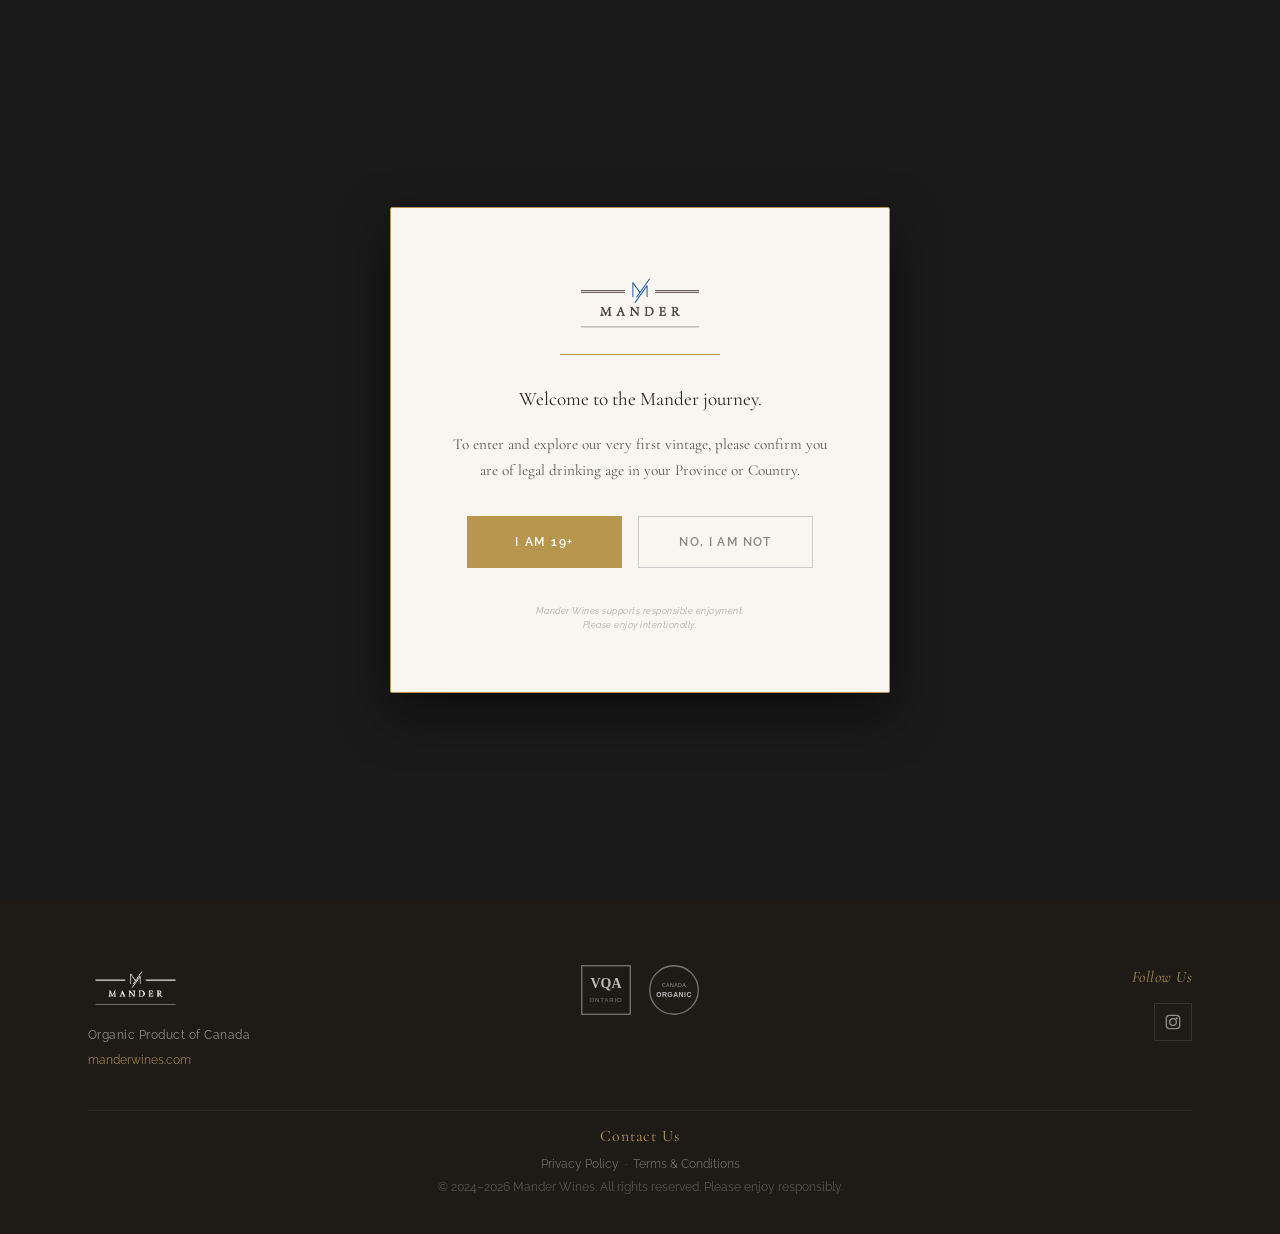
<file: contact.html>
<!DOCTYPE html>
<html lang="en">
<head>
    <script async src="https://www.googletagmanager.com/gtag/js?id=G-VP82DBPCW4"></script>
    <script>window.dataLayer=window.dataLayer||[];function gtag(){dataLayer.push(arguments);}gtag('js',new Date());gtag('config','G-VP82DBPCW4');</script>
    <meta charset="UTF-8">
    <meta name="viewport" content="width=device-width, initial-scale=1.0">
    <meta name="google-site-verification" content="54lscTHRrutrYXy5FUqe7Ww_ToNMWbLl4s4C95pnx4s">
    <title>Contact Us | Mander Wines</title>
    <meta name="description" content="Get in touch with Mander Wines. Questions about allocations, wholesale partnerships, or upcoming releases? We'd love to hear from you.">
    <link rel="canonical" href="https://manderwines.com/contact">
    <meta property="og:title" content="Contact Us | Mander Wines">
    <meta property="og:description" content="Get in touch with Mander Wines. Questions about allocations, wholesale partnerships, or upcoming releases? We'd love to hear from you.">
    <meta property="og:image" content="https://manderwines.com/images/og-image.jpg">
    <meta property="og:url" content="https://manderwines.com/contact">
    <meta property="og:type" content="website">
    <meta property="og:site_name" content="Mander Wines">
    <meta name="twitter:card" content="summary_large_image">
    <meta name="twitter:title" content="Contact Us | Mander Wines">
    <meta name="twitter:description" content="Get in touch with Mander Wines. Questions about allocations, wholesale partnerships, or upcoming releases? We'd love to hear from you.">
    <meta name="twitter:image" content="https://manderwines.com/images/og-image.jpg">
    <link rel="icon" type="image/png" href="images/favicon.png">
    <link rel="apple-touch-icon" href="images/favicon.png">
    <link rel="preconnect" href="https://fonts.googleapis.com">
    <link rel="preconnect" href="https://fonts.gstatic.com" crossorigin>
    <link href="https://fonts.googleapis.com/css2?family=Cormorant+Garamond:ital,wght@0,300;0,400;0,500;0,600;0,700;1,300;1,400;1,500;1,600;1,700&family=Libre+Baskerville:ital,wght@0,400;0,700;1,400&family=Raleway:wght@300;400;500;600;700&display=swap" rel="stylesheet">
    <link rel="stylesheet" href="styles.css?v=2">
</head>
<body>

    <!-- Page Loader -->
    <div class="page-loader" id="page-loader">
        <img src="images/monogram-blue.png" alt="Mander Wines" class="page-loader-logo">
    </div>

    <!-- Age Gate -->
    <div id="age-gate" class="age-gate">
        <div class="age-gate-card" id="age-content">
            <img src="images/logo-adj.png" alt="Mander" class="age-gate-logo">
            <div class="age-gate-line"></div>
            <p class="age-gate-welcome">Welcome to the Mander journey.</p>
            <p class="age-gate-prompt">To enter and explore our very first vintage, please confirm you are of legal drinking age in your Province or Country.</p>
            <div class="age-gate-buttons">
                <button class="btn btn-gold" id="age-yes">I Am 19+</button>
                <button class="btn-deny" id="age-no">No, I Am Not</button>
            </div>
            <p class="age-gate-disclaimer">Mander Wines supports responsible enjoyment.<br>Please enjoy intentionally.</p>
        </div>
        <div class="age-gate-denied" id="age-denied">
            <p>Sorry, you must be of legal drinking age to visit this site.</p>
        </div>
    </div>

    <!-- Navigation -->
    <nav id="navbar">
        <div class="nav-inner">
            <div class="nav-links nav-left">
                <a href="story">The Story</a>
                <a href="wine">The Wine</a>
            </div>
            <a href="/" class="nav-logo">
                <img src="images/logo-adj.png" alt="Mander">
            </a>
            <div class="nav-links nav-right">
                <a href="cellar">Cellar Updates</a>
                <a href="journey">Join the Journey</a>
            </div>
            <button class="mobile-menu-btn" aria-label="Toggle menu">
                <span></span><span></span><span></span>
            </button>
        </div>
        <div class="mobile-nav">
            <a href="/">Home</a>
            <a href="story">The Story</a>
            <a href="wine">The Wine</a>
            <a href="cellar">Cellar Updates</a>
            <a href="journey">Join the Journey</a>
        </div>
    </nav>

    <!-- Contact -->
    <section class="footer-contact" style="padding-top: calc(var(--nav-height) + 64px); min-height: 100vh; display: flex; align-items: center;">
        <div class="footer-contact-inner">
            <div class="footer-contact-info">
                <h3>Contact Us</h3>
                <p>Have a question about our wines, allocations, or upcoming releases? We'd love to hear from you.</p>
                <div class="footer-contact-details">
                    <a href="https://instagram.com/manderwines" target="_blank">
                        <svg viewBox="0 0 24 24" fill="none" stroke="currentColor" stroke-width="2"><rect x="2" y="2" width="20" height="20" rx="5"/><circle cx="12" cy="12" r="5"/><circle cx="17.5" cy="6.5" r="1.5" fill="currentColor" stroke="none"/></svg>
                        @manderwines
                    </a>
                    <span>
                        <svg viewBox="0 0 24 24" fill="none" stroke="currentColor" stroke-width="2"><rect x="2" y="4" width="20" height="16" rx="2"/><path d="M22 4L12 13 2 4"/></svg>
                        info@manderwines.com
                    </span>
                    <span>
                        <svg viewBox="0 0 24 24" fill="none" stroke="currentColor" stroke-width="2"><path d="M21 10c0 7-9 13-9 13s-9-6-9-13a9 9 0 0118 0z"/><circle cx="12" cy="10" r="3"/></svg>
                        Ontario, Canada
                    </span>
                </div>
            </div>
            <div>
                <form class="contact-form" id="contact-form" action="https://formsubmit.co/j.mander@manderwines.com" method="POST">
                    <input type="hidden" name="_subject" value="Mander Wines - We've received your inquiry">
                    <input type="hidden" name="_captcha" value="false">
                    <input type="hidden" name="_next" value="https://manderwines.com/contact?submitted=contact">
                    <input type="text" name="_honey" style="display:none">
                    <input type="hidden" name="_autoresponse" id="contact-autoresponse" value="">
                    <input type="hidden" name="_replyto" value="j.mander@manderwines.com">
                    <div class="contact-form-row">
                        <div class="contact-field">
                            <label for="contact-name">Name</label>
                            <input type="text" id="contact-name" name="name" placeholder="Your name" required>
                        </div>
                        <div class="contact-field">
                            <label for="contact-email">Email</label>
                            <input type="email" id="contact-email" name="email" placeholder="you@email.com" required>
                        </div>
                    </div>
                    <div class="contact-field">
                        <label for="contact-subject">How can we help?</label>
                        <select id="contact-subject" name="subject" required>
                            <option value="" disabled selected>Select an option...</option>
                            <option value="General Inquiry">General Inquiry</option>
                            <option value="Allocation & Waitlist">Allocation &amp; Waitlist Questions</option>
                            <option value="Wholesale & Trade">Wholesale &amp; Trade</option>
                            <option value="Private Events">Private Events &amp; Tastings</option>
                            <option value="Media">Press &amp; Media</option>
                        </select>
                    </div>
                    <div class="contact-field">
                        <label for="contact-message">Message</label>
                        <textarea id="contact-message" name="message" placeholder="Your message (optional)"></textarea>
                    </div>
                    <button type="submit" class="btn btn-gold">Send Message</button>
                </form>
                <div class="contact-success" id="contact-success">
                    <p>Thank you for reaching out. We'll be in touch.</p>
                </div>
            </div>
        </div>
    </section>

    <!-- Footer -->
    <footer class="site-footer">
        <div class="container">
            <div class="footer-grid">
                <div class="footer-brand">
                    <img src="images/logo-adj.png" alt="Mander" class="footer-logo" loading="lazy">
                    <p class="footer-tagline">Organic Product of Canada</p>
                    <p class="footer-url">manderwines.com</p>
                </div>
                <div class="footer-badges">
                    <div class="badge-vqa" title="VQA Ontario"><svg viewBox="0 0 60 60" fill="none"><rect x="2" y="2" width="56" height="56" stroke="rgba(255,255,255,0.4)" stroke-width="1.5"/><text x="30" y="28" text-anchor="middle" fill="rgba(255,255,255,0.7)" font-family="serif" font-size="16" font-weight="bold">VQA</text><text x="30" y="44" text-anchor="middle" fill="rgba(255,255,255,0.4)" font-family="sans-serif" font-size="7" letter-spacing="1">ONTARIO</text></svg></div>
                    <div class="badge-organic" title="Canada Organic"><svg viewBox="0 0 60 60" fill="none"><circle cx="30" cy="30" r="28" stroke="rgba(255,255,255,0.4)" stroke-width="1.5"/><text x="30" y="26" text-anchor="middle" fill="rgba(255,255,255,0.5)" font-family="sans-serif" font-size="6" letter-spacing="0.5">CANADA</text><text x="30" y="38" text-anchor="middle" fill="rgba(255,255,255,0.7)" font-family="sans-serif" font-size="8" font-weight="bold" letter-spacing="0.5">ORGANIC</text></svg></div>
                </div>
                <div class="footer-social">
                    <p class="footer-social-label">Follow Us</p>
                    <a href="https://instagram.com/manderwines" target="_blank" aria-label="Instagram"><svg viewBox="0 0 24 24" fill="none" stroke="currentColor" stroke-width="2"><rect x="2" y="2" width="20" height="20" rx="5"/><circle cx="12" cy="12" r="5"/><circle cx="17.5" cy="6.5" r="1.5" fill="currentColor" stroke="none"/></svg></a>
                </div>
            </div>
            <div class="footer-bottom">
                <p><a href="contact" class="footer-contact-link">Contact Us</a></p>
                <p class="footer-legal-links"><a href="privacy">Privacy Policy</a> &nbsp;&middot;&nbsp; <a href="terms">Terms &amp; Conditions</a></p>
                <p>&copy; 2024&ndash;<script>document.write(new Date().getFullYear())</script> Mander Wines. All rights reserved. Please enjoy responsibly.</p>
            </div>
        </div>
    </footer>

    <script src="script.js?v=2"></script>
</body>
</html>
</file>
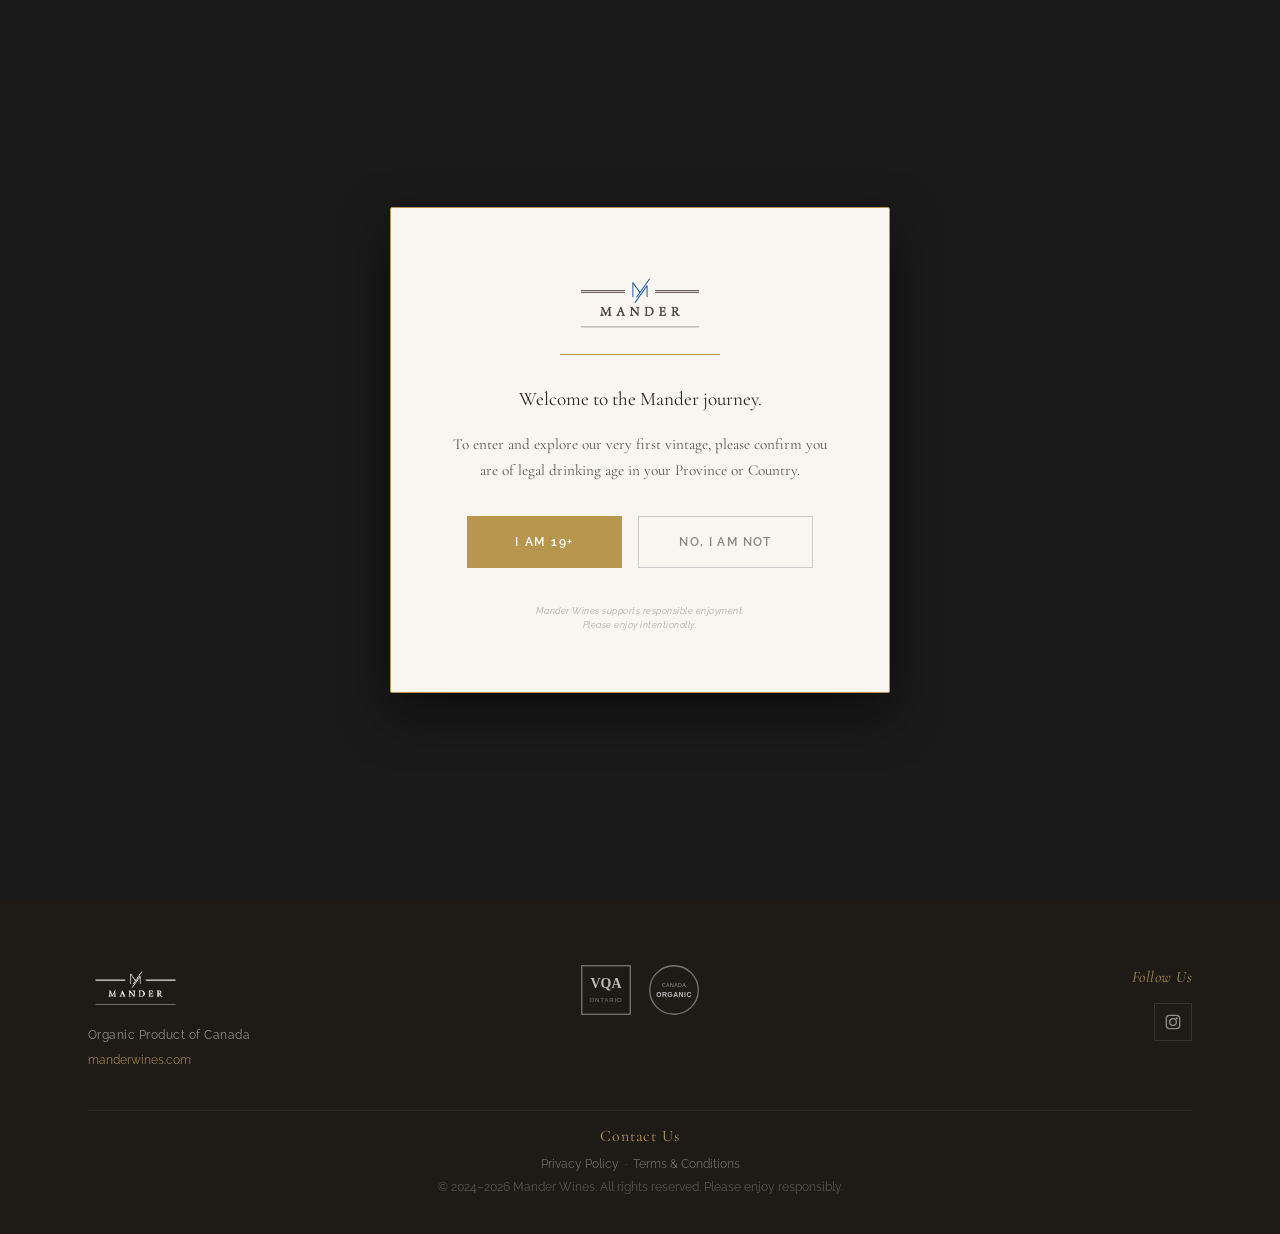
<file: journey.html>
<!DOCTYPE html>
<html lang="en">
<head>
    <script async src="https://www.googletagmanager.com/gtag/js?id=G-VP82DBPCW4"></script>
    <script>window.dataLayer=window.dataLayer||[];function gtag(){dataLayer.push(arguments);}gtag('js',new Date());gtag('config','G-VP82DBPCW4');</script>
    <meta charset="UTF-8">
    <meta name="viewport" content="width=device-width, initial-scale=1.0">
    <meta name="google-site-verification" content="54lscTHRrutrYXy5FUqe7Ww_ToNMWbLl4s4C95pnx4s">
    <title>Join the Journey | Mander Wines</title>
    <meta name="description" content="Join the Mander Wines inner circle. Be first to receive cellar updates, behind-the-scenes stories, and news on our upcoming brick-and-mortar home.">
    <link rel="canonical" href="https://manderwines.com/journey">
    <meta property="og:title" content="Join the Journey | Mander Wines">
    <meta property="og:description" content="Join the Mander Wines inner circle. Be first to receive cellar updates, behind-the-scenes stories, and news on our upcoming brick-and-mortar home.">
    <meta property="og:image" content="https://manderwines.com/images/og-image.jpg">
    <meta property="og:url" content="https://manderwines.com/journey">
    <meta property="og:type" content="website">
    <meta property="og:site_name" content="Mander Wines">
    <meta name="twitter:card" content="summary_large_image">
    <meta name="twitter:title" content="Join the Journey | Mander Wines">
    <meta name="twitter:description" content="Join the Mander Wines inner circle. Be first to receive cellar updates, behind-the-scenes stories, and news on our upcoming brick-and-mortar home.">
    <meta name="twitter:image" content="https://manderwines.com/images/og-image.jpg">
    <link rel="icon" type="image/png" href="images/favicon.png">
    <link rel="apple-touch-icon" href="images/favicon.png">
    <link rel="preconnect" href="https://fonts.googleapis.com">
    <link rel="preconnect" href="https://fonts.gstatic.com" crossorigin>
    <link href="https://fonts.googleapis.com/css2?family=Cormorant+Garamond:ital,wght@0,300;0,400;0,500;0,600;0,700;1,300;1,400;1,500;1,600;1,700&family=Libre+Baskerville:ital,wght@0,400;0,700;1,400&family=Raleway:wght@300;400;500;600;700&display=swap" rel="stylesheet">
    <link rel="stylesheet" href="styles.css?v=2">
</head>
<body>

    <!-- Page Loader -->
    <div class="page-loader" id="page-loader">
        <img src="images/monogram-blue.png" alt="Mander Wines" class="page-loader-logo">
    </div>

    <!-- Age Gate -->
    <div id="age-gate" class="age-gate">
        <div class="age-gate-card" id="age-content">
            <img src="images/logo-adj.png" alt="Mander" class="age-gate-logo">
            <div class="age-gate-line"></div>
            <p class="age-gate-welcome">Welcome to the Mander journey.</p>
            <p class="age-gate-prompt">To enter and explore our very first vintage, please confirm you are of legal drinking age in your Province or Country.</p>
            <div class="age-gate-buttons">
                <button class="btn btn-gold" id="age-yes">I Am 19+</button>
                <button class="btn-deny" id="age-no">No, I Am Not</button>
            </div>
            <p class="age-gate-disclaimer">Mander Wines supports responsible enjoyment.<br>Please enjoy intentionally.</p>
        </div>
        <div class="age-gate-denied" id="age-denied">
            <p>Sorry, you must be of legal drinking age to visit this site.</p>
        </div>
    </div>

    <!-- Navigation -->
    <nav id="navbar" class="nav-transparent">
        <div class="nav-inner">
            <div class="nav-links nav-left">
                <a href="story">The Story</a>
                <a href="wine">The Wine</a>
            </div>
            <a href="/" class="nav-logo">
                <img src="images/logo-adj.png" alt="Mander">
            </a>
            <div class="nav-links nav-right">
                <a href="cellar">Cellar Updates</a>
                <a href="journey" class="active">Join the Journey</a>
            </div>
            <button class="mobile-menu-btn" aria-label="Toggle menu">
                <span></span><span></span><span></span>
            </button>
        </div>
        <div class="mobile-nav">
            <a href="/">Home</a>
            <a href="story">The Story</a>
            <a href="wine">The Wine</a>
            <a href="cellar">Cellar Updates</a>
            <a href="journey">Join the Journey</a>
        </div>
    </nav>

    <!-- Journey Hero -->
    <section class="journey-hero-v2">
        <div class="journey-bg-v2">
            <img src="images/plain-barrels.jpg" alt="Oak barrels in the cellar" loading="lazy">
        </div>
        <div class="journey-overlay-v2"></div>

        <div class="journey-layout">
            <!-- Top: Headline area -->
            <div class="journey-headline">
                <div class="journey-headline-line"></div>
                <p class="journey-above-v2">Our journey is built on connection.</p>
                <h1><em>Become Part<br>of the Story.</em></h1>
                <p class="journey-value">While the cellar works, we invite you into our inner circle. Be the first to receive cellar updates, behind-the-scenes stories, and news on our upcoming brick-and-mortar home.</p>
            </div>

            <!-- Bottom: Form card -->
            <div class="journey-form-v2">
                <div class="journey-form-inner">
                    <h3>Join the Journey</h3>
                    <form id="signup-form" action="https://formsubmit.co/info@manderwines.com" method="POST">
                        <input type="hidden" name="_subject" value="A Seat at the Table: Welcome to Mander Wines">
                        <input type="hidden" name="_captcha" value="false">
                        <input type="hidden" name="_next" value="https://manderwines.com/journey?submitted=journey">
                        <input type="text" name="_honey" style="display:none">
                        <input type="hidden" name="_autoresponse" value="Thank you for joining the Mander Wines journey.

You are now part of a select circle with first access to our limited new releases, seasonal cellar updates, and the evolving story of our upcoming brick-and-mortar home.

We believe the best stories are shared over a glass of wine, and we look forward to sharing ours with you soon.

With gratitude,
The Mander Wines Team">
                        <input type="hidden" name="_replyto" value="info@manderwines.com">
                        <div class="journey-form-fields">
                            <div class="journey-field">
                                <label for="journey-email">Email Address</label>
                                <input type="email" id="journey-email" name="email" placeholder="you@email.com" required>
                            </div>
                            <div class="journey-field">
                                <label for="journey-name">Name</label>
                                <input type="text" id="journey-name" name="name" placeholder="Your name" required>
                            </div>
                            <button type="submit" class="btn btn-gold journey-submit">Join the Journey</button>
                        </div>
                    </form>
                    <div class="form-success" id="form-success">
                        <p>Welcome to the journey. We'll be in touch.</p>
                    </div>
                </div>
            </div>
        </div>
    </section>

    <!-- Footer -->
    <footer class="site-footer">
        <div class="container">
            <div class="footer-grid">
                <div class="footer-brand">
                    <img src="images/logo-adj.png" alt="Mander" class="footer-logo" loading="lazy">
                    <p class="footer-tagline">Organic Product of Canada</p>
                    <p class="footer-url">manderwines.com</p>
                </div>
                <div class="footer-badges">
                    <div class="badge-vqa" title="VQA Ontario"><svg viewBox="0 0 60 60" fill="none"><rect x="2" y="2" width="56" height="56" stroke="rgba(255,255,255,0.4)" stroke-width="1.5"/><text x="30" y="28" text-anchor="middle" fill="rgba(255,255,255,0.7)" font-family="serif" font-size="16" font-weight="bold">VQA</text><text x="30" y="44" text-anchor="middle" fill="rgba(255,255,255,0.4)" font-family="sans-serif" font-size="7" letter-spacing="1">ONTARIO</text></svg></div>
                    <div class="badge-organic" title="Canada Organic"><svg viewBox="0 0 60 60" fill="none"><circle cx="30" cy="30" r="28" stroke="rgba(255,255,255,0.4)" stroke-width="1.5"/><text x="30" y="26" text-anchor="middle" fill="rgba(255,255,255,0.5)" font-family="sans-serif" font-size="6" letter-spacing="0.5">CANADA</text><text x="30" y="38" text-anchor="middle" fill="rgba(255,255,255,0.7)" font-family="sans-serif" font-size="8" font-weight="bold" letter-spacing="0.5">ORGANIC</text></svg></div>
                </div>
                <div class="footer-social">
                    <p class="footer-social-label">Follow Us</p>
                    <a href="https://instagram.com/manderwines" target="_blank" aria-label="Instagram"><svg viewBox="0 0 24 24" fill="none" stroke="currentColor" stroke-width="2"><rect x="2" y="2" width="20" height="20" rx="5"/><circle cx="12" cy="12" r="5"/><circle cx="17.5" cy="6.5" r="1.5" fill="currentColor" stroke="none"/></svg></a>
                </div>
            </div>
            <div class="footer-bottom">
                <p><a href="contact" class="footer-contact-link">Contact Us</a></p>
                <p class="footer-legal-links"><a href="privacy">Privacy Policy</a> &nbsp;&middot;&nbsp; <a href="terms">Terms &amp; Conditions</a></p>
                <p>&copy; 2024&ndash;<script>document.write(new Date().getFullYear())</script> Mander Wines. All rights reserved. Please enjoy responsibly.</p>
            </div>
        </div>
    </footer>

    <script src="script.js?v=2"></script>
</body>
</html>
</file>
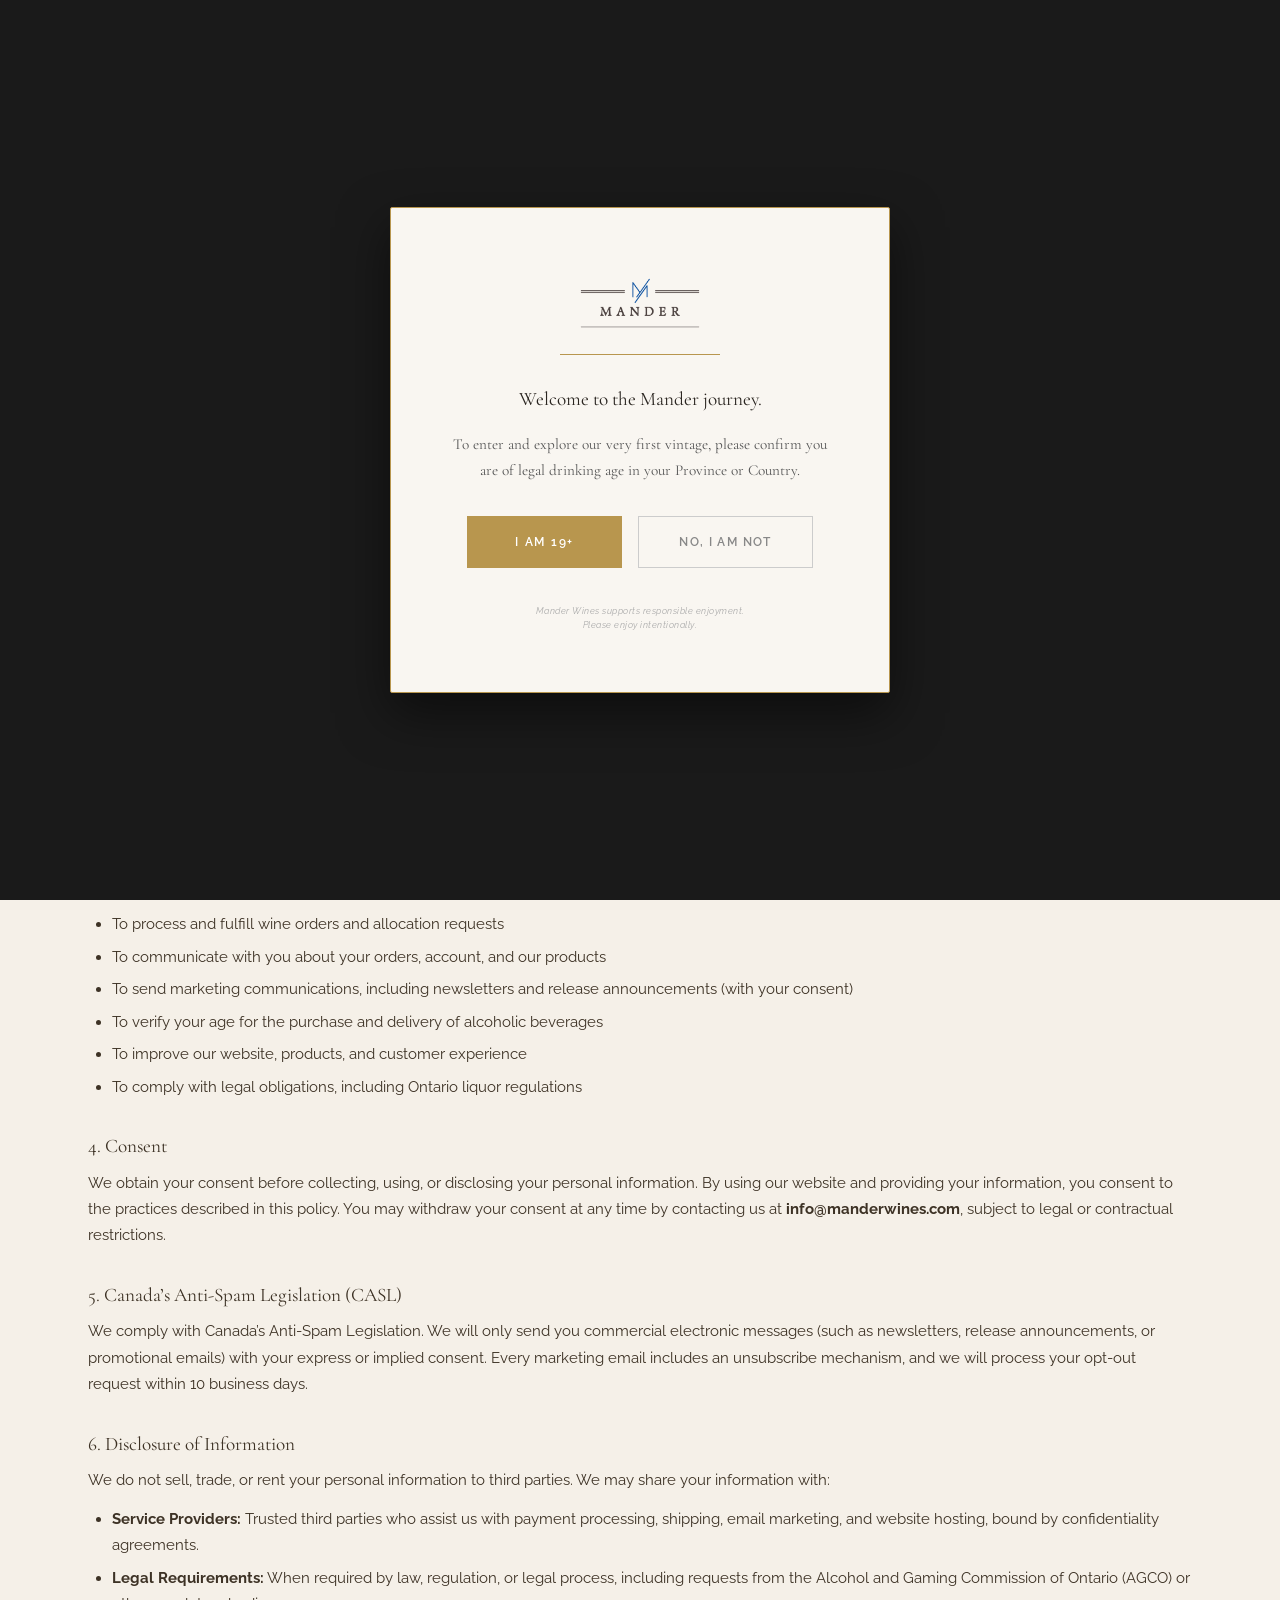
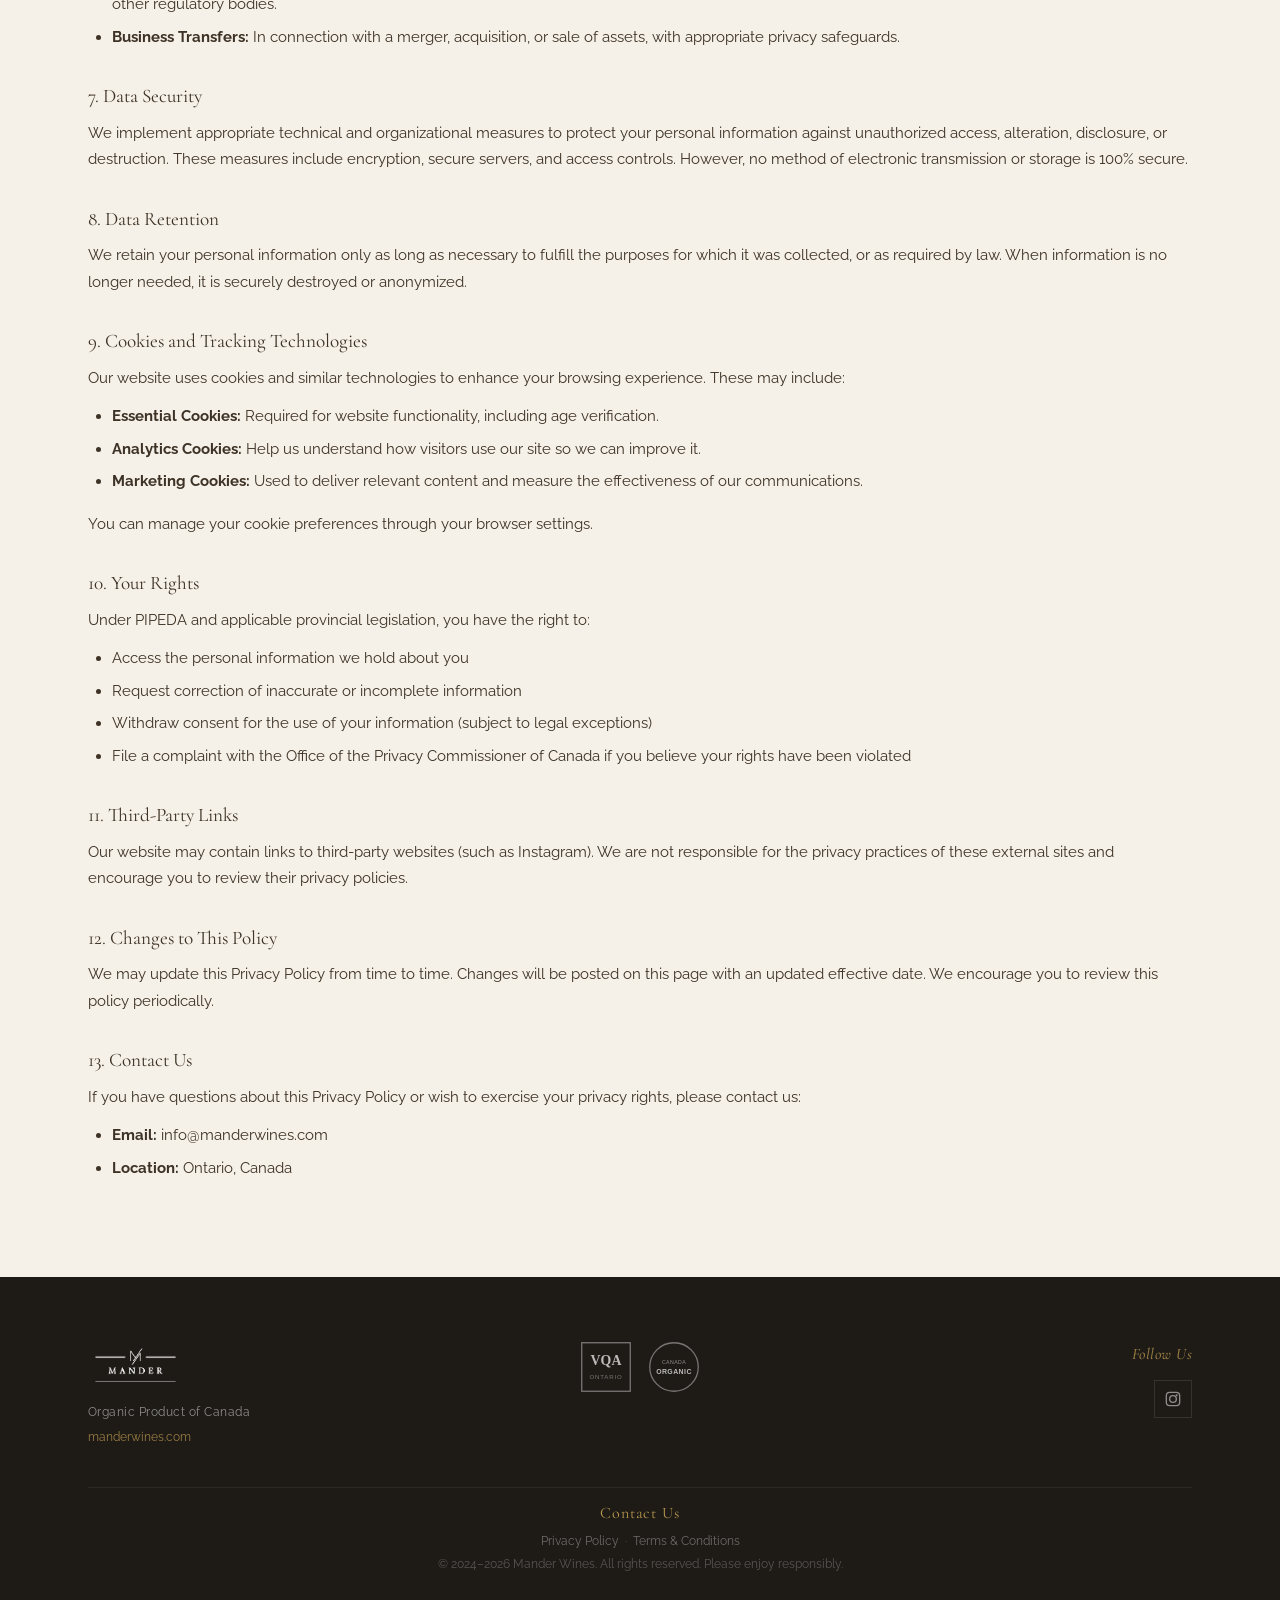
<file: privacy.html>
<!DOCTYPE html>
<html lang="en">
<head>
    <script async src="https://www.googletagmanager.com/gtag/js?id=G-VP82DBPCW4"></script>
    <script>window.dataLayer=window.dataLayer||[];function gtag(){dataLayer.push(arguments);}gtag('js',new Date());gtag('config','G-VP82DBPCW4');</script>
    <meta charset="UTF-8">
    <meta name="viewport" content="width=device-width, initial-scale=1.0">
    <meta name="google-site-verification" content="54lscTHRrutrYXy5FUqe7Ww_ToNMWbLl4s4C95pnx4s">
    <title>Privacy Policy | Mander Wines</title>
    <meta name="description" content="Mander Wines privacy policy. How we collect, use, and protect your personal information under Canadian privacy law (PIPEDA).">
    <link rel="canonical" href="https://manderwines.com/privacy">
    <link rel="icon" type="image/png" href="images/favicon.png">
    <link rel="apple-touch-icon" href="images/favicon.png">
    <link rel="preconnect" href="https://fonts.googleapis.com">
    <link rel="preconnect" href="https://fonts.gstatic.com" crossorigin>
    <link href="https://fonts.googleapis.com/css2?family=Cormorant+Garamond:ital,wght@0,300;0,400;0,500;0,600;0,700;1,300;1,400;1,500;1,600;1,700&family=Libre+Baskerville:ital,wght@0,400;0,700;1,400&family=Raleway:wght@300;400;500;600;700&display=swap" rel="stylesheet">
    <link rel="stylesheet" href="styles.css?v=2">
</head>
<body>

    <!-- Page Loader -->
    <div class="page-loader" id="page-loader">
        <img src="images/monogram-blue.png" alt="Mander Wines" class="page-loader-logo">
    </div>

    <!-- Age Gate -->
    <div id="age-gate" class="age-gate">
        <div class="age-gate-card" id="age-content">
            <img src="images/logo-adj.png" alt="Mander" class="age-gate-logo">
            <div class="age-gate-line"></div>
            <p class="age-gate-welcome">Welcome to the Mander journey.</p>
            <p class="age-gate-prompt">To enter and explore our very first vintage, please confirm you are of legal drinking age in your Province or Country.</p>
            <div class="age-gate-buttons">
                <button class="btn btn-gold" id="age-yes">I Am 19+</button>
                <button class="btn-deny" id="age-no">No, I Am Not</button>
            </div>
            <p class="age-gate-disclaimer">Mander Wines supports responsible enjoyment.<br>Please enjoy intentionally.</p>
        </div>
        <div class="age-gate-denied" id="age-denied">
            <p>Sorry, you must be of legal drinking age to visit this site.</p>
        </div>
    </div>

    <!-- Navigation -->
    <nav id="navbar">
        <div class="nav-inner">
            <div class="nav-links nav-left">
                <a href="story">The Story</a>
                <a href="wine">The Wine</a>
            </div>
            <a href="/" class="nav-logo">
                <img src="images/logo-adj.png" alt="Mander">
            </a>
            <div class="nav-links nav-right">
                <a href="cellar">Cellar Updates</a>
                <a href="journey">Join the Journey</a>
            </div>
            <button class="mobile-menu-btn" aria-label="Toggle menu">
                <span></span><span></span><span></span>
            </button>
        </div>
        <div class="mobile-nav">
            <a href="/">Home</a>
            <a href="story">The Story</a>
            <a href="wine">The Wine</a>
            <a href="cellar">Cellar Updates</a>
            <a href="journey">Join the Journey</a>
        </div>
    </nav>

    <!-- Privacy Policy Content -->
    <section class="legal-page">
        <div class="container">
            <span class="label">Legal</span>
            <h1>Privacy Policy</h1>
            <p class="legal-updated">Last updated: March 28, 2026</p>

            <div class="legal-content">
                <h3>1. Introduction</h3>
                <p>Mander Wines (&ldquo;we,&rdquo; &ldquo;us,&rdquo; or &ldquo;our&rdquo;) is committed to protecting the privacy and personal information of our customers and website visitors. This Privacy Policy explains how we collect, use, disclose, and safeguard your information in accordance with Canada&rsquo;s <em>Personal Information Protection and Electronic Documents Act</em> (PIPEDA) and applicable provincial privacy legislation.</p>

                <h3>2. Information We Collect</h3>
                <p>We may collect the following types of personal information:</p>
                <ul>
                    <li><strong>Contact Information:</strong> Name, email address, phone number, and mailing address when you sign up for our allocation list, submit a contact form, or place an order.</li>
                    <li><strong>Age Verification:</strong> Confirmation that you are of legal drinking age (19+ in Ontario) when you access our website.</li>
                    <li><strong>Transaction Information:</strong> Purchase history, payment details (processed securely through third-party payment processors), and shipping information.</li>
                    <li><strong>Communications:</strong> Records of correspondence when you contact us via email or our contact form.</li>
                    <li><strong>Website Usage Data:</strong> IP address, browser type, device information, pages visited, and browsing behaviour collected through cookies and similar technologies.</li>
                </ul>

                <h3>3. How We Use Your Information</h3>
                <p>We use your personal information for the following purposes:</p>
                <ul>
                    <li>To process and fulfill wine orders and allocation requests</li>
                    <li>To communicate with you about your orders, account, and our products</li>
                    <li>To send marketing communications, including newsletters and release announcements (with your consent)</li>
                    <li>To verify your age for the purchase and delivery of alcoholic beverages</li>
                    <li>To improve our website, products, and customer experience</li>
                    <li>To comply with legal obligations, including Ontario liquor regulations</li>
                </ul>

                <h3>4. Consent</h3>
                <p>We obtain your consent before collecting, using, or disclosing your personal information. By using our website and providing your information, you consent to the practices described in this policy. You may withdraw your consent at any time by contacting us at <strong>info@manderwines.com</strong>, subject to legal or contractual restrictions.</p>

                <h3>5. Canada&rsquo;s Anti-Spam Legislation (CASL)</h3>
                <p>We comply with Canada&rsquo;s Anti-Spam Legislation. We will only send you commercial electronic messages (such as newsletters, release announcements, or promotional emails) with your express or implied consent. Every marketing email includes an unsubscribe mechanism, and we will process your opt-out request within 10 business days.</p>

                <h3>6. Disclosure of Information</h3>
                <p>We do not sell, trade, or rent your personal information to third parties. We may share your information with:</p>
                <ul>
                    <li><strong>Service Providers:</strong> Trusted third parties who assist us with payment processing, shipping, email marketing, and website hosting, bound by confidentiality agreements.</li>
                    <li><strong>Legal Requirements:</strong> When required by law, regulation, or legal process, including requests from the Alcohol and Gaming Commission of Ontario (AGCO) or other regulatory bodies.</li>
                    <li><strong>Business Transfers:</strong> In connection with a merger, acquisition, or sale of assets, with appropriate privacy safeguards.</li>
                </ul>

                <h3>7. Data Security</h3>
                <p>We implement appropriate technical and organizational measures to protect your personal information against unauthorized access, alteration, disclosure, or destruction. These measures include encryption, secure servers, and access controls. However, no method of electronic transmission or storage is 100% secure.</p>

                <h3>8. Data Retention</h3>
                <p>We retain your personal information only as long as necessary to fulfill the purposes for which it was collected, or as required by law. When information is no longer needed, it is securely destroyed or anonymized.</p>

                <h3>9. Cookies and Tracking Technologies</h3>
                <p>Our website uses cookies and similar technologies to enhance your browsing experience. These may include:</p>
                <ul>
                    <li><strong>Essential Cookies:</strong> Required for website functionality, including age verification.</li>
                    <li><strong>Analytics Cookies:</strong> Help us understand how visitors use our site so we can improve it.</li>
                    <li><strong>Marketing Cookies:</strong> Used to deliver relevant content and measure the effectiveness of our communications.</li>
                </ul>
                <p>You can manage your cookie preferences through your browser settings.</p>

                <h3>10. Your Rights</h3>
                <p>Under PIPEDA and applicable provincial legislation, you have the right to:</p>
                <ul>
                    <li>Access the personal information we hold about you</li>
                    <li>Request correction of inaccurate or incomplete information</li>
                    <li>Withdraw consent for the use of your information (subject to legal exceptions)</li>
                    <li>File a complaint with the Office of the Privacy Commissioner of Canada if you believe your rights have been violated</li>
                </ul>

                <h3>11. Third-Party Links</h3>
                <p>Our website may contain links to third-party websites (such as Instagram). We are not responsible for the privacy practices of these external sites and encourage you to review their privacy policies.</p>

                <h3>12. Changes to This Policy</h3>
                <p>We may update this Privacy Policy from time to time. Changes will be posted on this page with an updated effective date. We encourage you to review this policy periodically.</p>

                <h3>13. Contact Us</h3>
                <p>If you have questions about this Privacy Policy or wish to exercise your privacy rights, please contact us:</p>
                <ul>
                    <li><strong>Email:</strong> info@manderwines.com</li>
                    <li><strong>Location:</strong> Ontario, Canada</li>
                </ul>
            </div>
        </div>
    </section>

    <!-- Footer -->
    <footer class="site-footer">
        <div class="container">
            <div class="footer-grid">
                <div class="footer-brand">
                    <img src="images/logo-adj.png" alt="Mander" class="footer-logo" loading="lazy">
                    <p class="footer-tagline">Organic Product of Canada</p>
                    <p class="footer-url">manderwines.com</p>
                </div>
                <div class="footer-badges">
                    <div class="badge-vqa" title="VQA Ontario"><svg viewBox="0 0 60 60" fill="none"><rect x="2" y="2" width="56" height="56" stroke="rgba(255,255,255,0.4)" stroke-width="1.5"/><text x="30" y="28" text-anchor="middle" fill="rgba(255,255,255,0.7)" font-family="serif" font-size="16" font-weight="bold">VQA</text><text x="30" y="44" text-anchor="middle" fill="rgba(255,255,255,0.4)" font-family="sans-serif" font-size="7" letter-spacing="1">ONTARIO</text></svg></div>
                    <div class="badge-organic" title="Canada Organic"><svg viewBox="0 0 60 60" fill="none"><circle cx="30" cy="30" r="28" stroke="rgba(255,255,255,0.4)" stroke-width="1.5"/><text x="30" y="26" text-anchor="middle" fill="rgba(255,255,255,0.5)" font-family="sans-serif" font-size="6" letter-spacing="0.5">CANADA</text><text x="30" y="38" text-anchor="middle" fill="rgba(255,255,255,0.7)" font-family="sans-serif" font-size="8" font-weight="bold" letter-spacing="0.5">ORGANIC</text></svg></div>
                </div>
                <div class="footer-social">
                    <p class="footer-social-label">Follow Us</p>
                    <a href="https://instagram.com/manderwines" target="_blank" aria-label="Instagram"><svg viewBox="0 0 24 24" fill="none" stroke="currentColor" stroke-width="2"><rect x="2" y="2" width="20" height="20" rx="5"/><circle cx="12" cy="12" r="5"/><circle cx="17.5" cy="6.5" r="1.5" fill="currentColor" stroke="none"/></svg></a>
                </div>
            </div>
            <div class="footer-bottom">
                <p><a href="contact" class="footer-contact-link">Contact Us</a></p>
                <p class="footer-legal-links"><a href="privacy">Privacy Policy</a> &nbsp;&middot;&nbsp; <a href="terms">Terms &amp; Conditions</a></p>
                <p>&copy; 2024&ndash;<script>document.write(new Date().getFullYear())</script> Mander Wines. All rights reserved. Please enjoy responsibly.</p>
            </div>
        </div>
    </footer>

    <script src="script.js?v=2"></script>
</body>
</html>
</file>
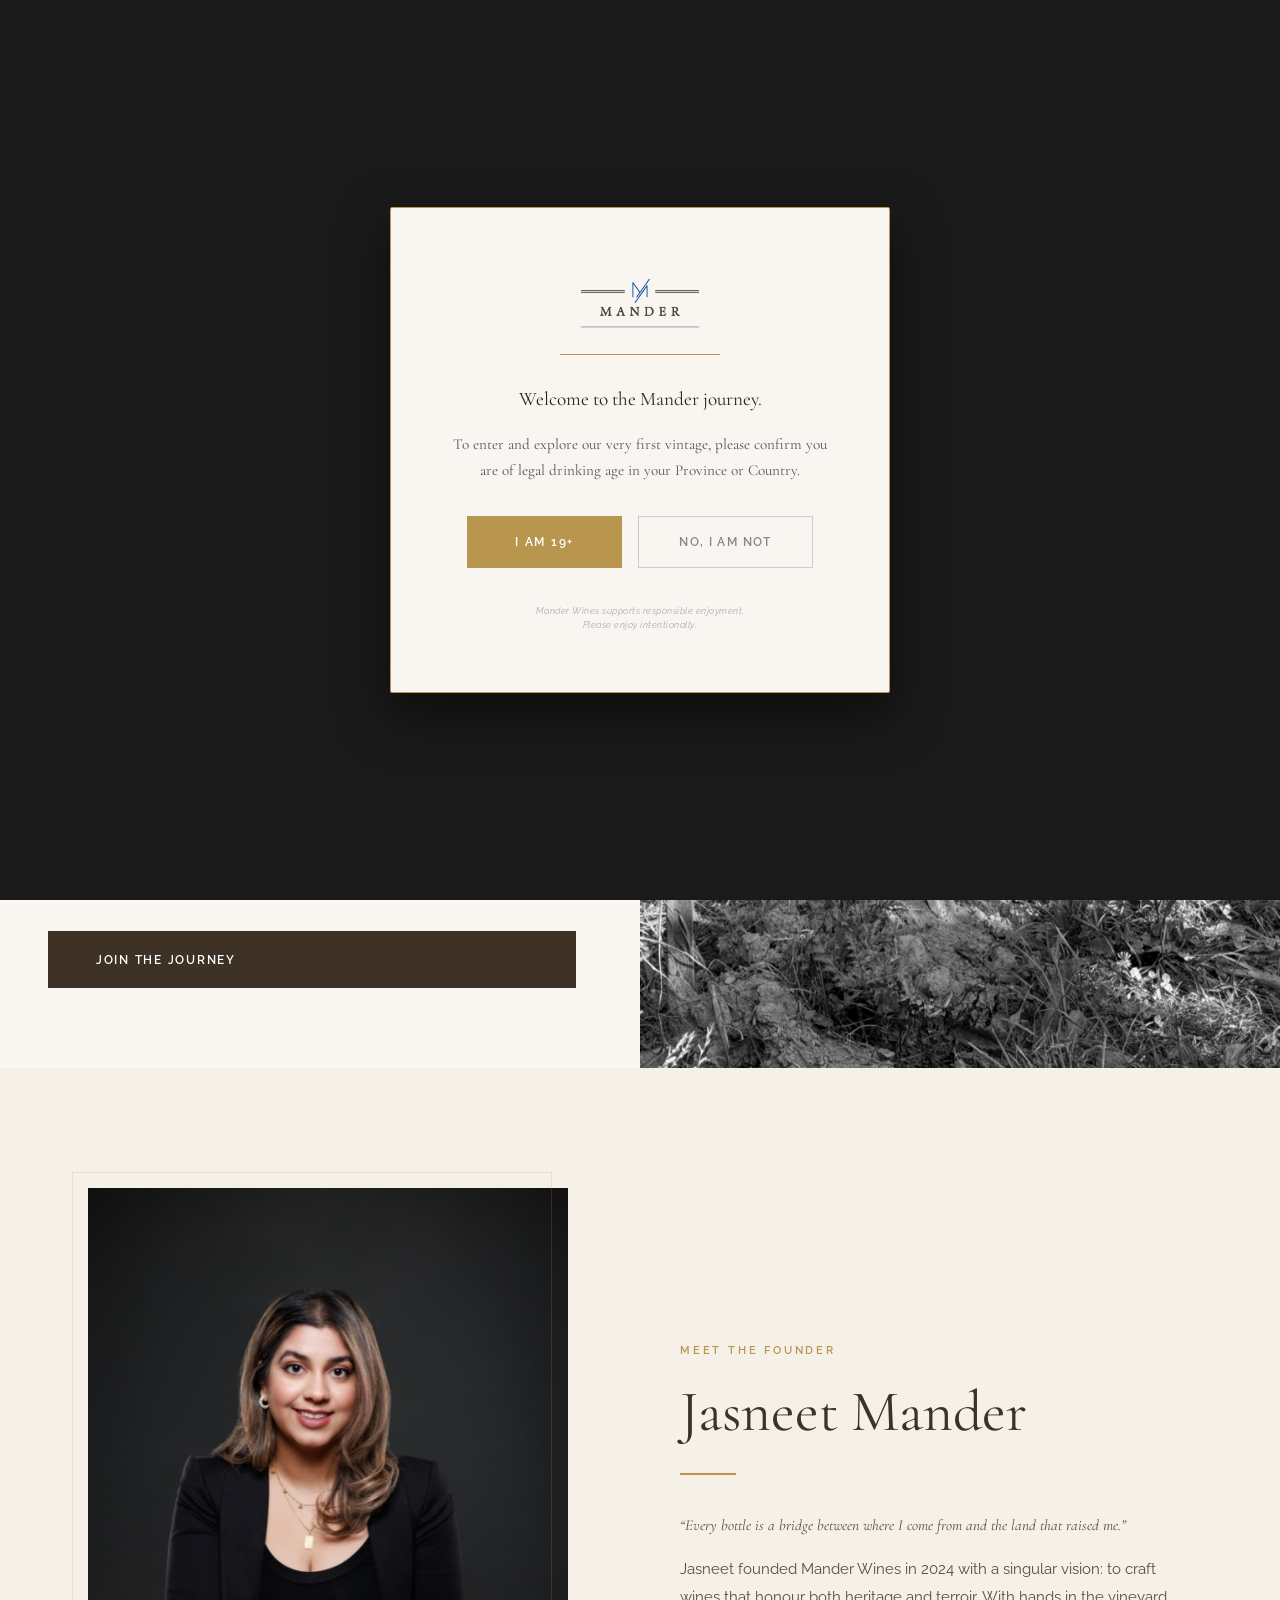
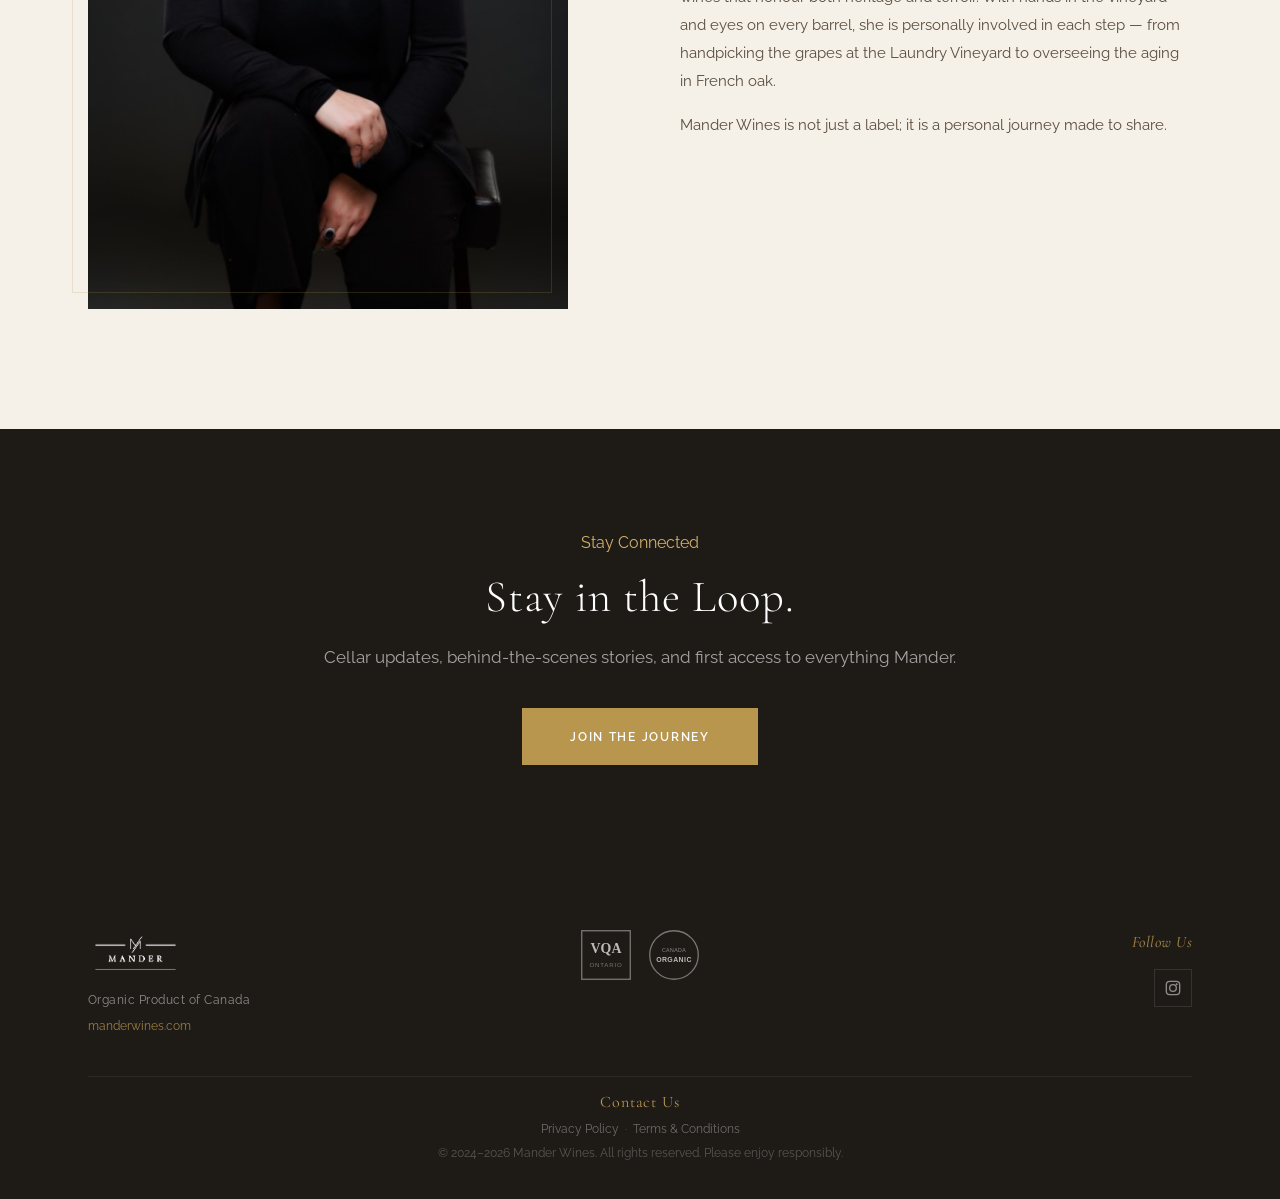
<file: story.html>
<!DOCTYPE html>
<html lang="en">
<head>
    <script async src="https://www.googletagmanager.com/gtag/js?id=G-VP82DBPCW4"></script>
    <script>window.dataLayer=window.dataLayer||[];function gtag(){dataLayer.push(arguments);}gtag('js',new Date());gtag('config','G-VP82DBPCW4');</script>
    <meta charset="UTF-8">
    <meta name="viewport" content="width=device-width, initial-scale=1.0">
    <meta name="google-site-verification" content="54lscTHRrutrYXy5FUqe7Ww_ToNMWbLl4s4C95pnx4s">
    <title>The Story | Mander Wines</title>
    <meta name="description" content="The story behind Mander Wines — a first-generation Canadian bridging heritage and terroir. Discover why Jasneet Mander is crafting Ontario's next great winery.">
    <link rel="canonical" href="https://manderwines.com/story">
    <meta property="og:title" content="The Story | Mander Wines">
    <meta property="og:description" content="The story behind Mander Wines — a first-generation Canadian bridging heritage and terroir. Discover why Jasneet Mander is crafting Ontario's next great winery.">
    <meta property="og:image" content="https://manderwines.com/images/og-image.jpg">
    <meta property="og:url" content="https://manderwines.com/story">
    <meta property="og:type" content="website">
    <meta property="og:site_name" content="Mander Wines">
    <meta name="twitter:card" content="summary_large_image">
    <meta name="twitter:title" content="The Story | Mander Wines">
    <meta name="twitter:description" content="The story behind Mander Wines — a first-generation Canadian bridging heritage and terroir. Discover why Jasneet Mander is crafting Ontario's next great winery.">
    <meta name="twitter:image" content="https://manderwines.com/images/og-image.jpg">
    <link rel="icon" type="image/png" href="images/favicon.png">
    <link rel="apple-touch-icon" href="images/favicon.png">
    <link rel="preconnect" href="https://fonts.googleapis.com">
    <link rel="preconnect" href="https://fonts.gstatic.com" crossorigin>
    <link href="https://fonts.googleapis.com/css2?family=Cormorant+Garamond:ital,wght@0,300;0,400;0,500;0,600;0,700;1,300;1,400;1,500;1,600;1,700&family=Libre+Baskerville:ital,wght@0,400;0,700;1,400&family=Raleway:wght@300;400;500;600;700&display=swap" rel="stylesheet">
    <link rel="stylesheet" href="styles.css?v=2">
<script type="application/ld+json">
{
    "@context": "https://schema.org",
    "@type": "Person",
    "name": "Jasneet Mander",
    "jobTitle": "Founder",
    "worksFor": {"@type": "Organization", "name": "Mander Wines"},
    "url": "https://manderwines.com/story"
}
</script>
</head>
<body>

    <!-- Page Loader -->
    <div class="page-loader" id="page-loader">
        <img src="images/monogram-blue.png" alt="Mander Wines" class="page-loader-logo">
    </div>

    <!-- Age Gate -->
    <div id="age-gate" class="age-gate">
        <div class="age-gate-card" id="age-content">
            <img src="images/logo-adj.png" alt="Mander" class="age-gate-logo">
            <div class="age-gate-line"></div>
            <p class="age-gate-welcome">Welcome to the Mander journey.</p>
            <p class="age-gate-prompt">To enter and explore our very first vintage, please confirm you are of legal drinking age in your Province or Country.</p>
            <div class="age-gate-buttons">
                <button class="btn btn-gold" id="age-yes">I Am 19+</button>
                <button class="btn-deny" id="age-no">No, I Am Not</button>
            </div>
            <p class="age-gate-disclaimer">Mander Wines supports responsible enjoyment.<br>Please enjoy intentionally.</p>
        </div>
        <div class="age-gate-denied" id="age-denied">
            <p>Sorry, you must be of legal drinking age to visit this site.</p>
        </div>
    </div>

    <!-- Navigation -->
    <nav id="navbar">
        <div class="nav-inner">
            <div class="nav-links nav-left">
                <a href="story" class="active">The Story</a>
                <a href="wine">The Wine</a>
            </div>
            <a href="/" class="nav-logo">
                <img src="images/logo-adj.png" alt="Mander">
            </a>
            <div class="nav-links nav-right">
                <a href="cellar">Cellar Updates</a>
                <a href="journey">Join the Journey</a>
            </div>
            <button class="mobile-menu-btn" aria-label="Toggle menu">
                <span></span><span></span><span></span>
            </button>
        </div>
        <div class="mobile-nav">
            <a href="/">Home</a>
            <a href="story">The Story</a>
            <a href="wine">The Wine</a>
            <a href="cellar">Cellar Updates</a>
            <a href="journey">Join the Journey</a>
        </div>
    </nav>

    <!-- Story Hero: Split — text left, B&W vineyard right -->
    <section class="story-hero">
        <div class="story-text-col">
            <h2>Two Worlds,<br>One Vision</h2>
            <div class="story-divider"></div>
            <p>As a first-generation born and raised Ontarian, I've always felt the pull of two worlds &mdash; one rooted in the rich traditions of my family and the other shaped by the diverse, vibrant culture of my home.</p>
            <p>Growing up in a diverse city, gatherings were often filled with stories, where wine was a symbol of celebration, connection, and tradition.</p>
            <p>It was only natural that as I carved my own path, I found myself drawn to the idea of creating something that fused both my upbringing and the opportunity this beautiful country provides.</p>

            <!-- Roadmap inline -->
            <div class="story-roadmap">
                <div class="story-roadmap-row">
                    <div class="story-roadmap-item">
                        <span class="label" style="margin-bottom:8px;">VQA Pinot Noir &mdash; 2024 Vintage</span>
                        <div class="story-roadmap-timeline">
                            <span class="roadmap-year">2024</span>
                            <div class="roadmap-arrow"></div>
                        </div>
                    </div>
                    <div class="story-roadmap-item">
                        <span class="label" style="margin-bottom:8px;">7-Year Roadmap</span>
                        <span class="roadmap-desc-large">Our Physical Home</span>
                    </div>
                </div>
            </div>

            <a href="journey" class="btn btn-dark" style="margin-top:32px;">Join the Journey</a>
        </div>
        <div class="story-image-col">
            <img src="images/founder-grapes.jpg" alt="Handpicking grapes at the vineyard" loading="lazy">
        </div>
    </section>

    <!-- Meet the Founder — Headshot -->
    <section class="founder-section">
        <div class="container">
            <div class="founder-grid">
                <div class="founder-portrait" data-animate="fade-right">
                    <img src="images/headshot.jpg" alt="Jasneet Mander, Founder of Mander Wines" loading="lazy">
                </div>
                <div class="founder-bio" data-animate="fade-left">
                    <span class="label">Meet the Founder</span>
                    <h2>Jasneet Mander</h2>
                    <div class="story-divider"></div>
                    <p class="founder-quote">&ldquo;Every bottle is a bridge between where I come from and the land that raised me.&rdquo;</p>
                    <p>Jasneet founded Mander Wines in 2024 with a singular vision: to craft wines that honour both heritage and terroir. With hands in the vineyard and eyes on every barrel, she is personally involved in each step &mdash; from handpicking the grapes at the Laundry Vineyard to overseeing the aging in French oak.</p>
                    <p>Mander Wines is not just a label; it is a personal journey made to share.</p>
                </div>
            </div>
        </div>
    </section>

    <!-- CTA -->
    <section class="home-drop">
        <div class="container">
            <div class="home-drop-inner">
                <span class="label-light">Stay Connected</span>
                <h2>Stay in the Loop.</h2>
                <p class="home-drop-desc">Cellar updates, behind-the-scenes stories, and first access to everything Mander.</p>
                <a href="journey" class="btn btn-gold">Join the Journey</a>
            </div>
        </div>
    </section>

    <!-- Footer -->
    <footer class="site-footer">
        <div class="container">
            <div class="footer-grid">
                <div class="footer-brand">
                    <img src="images/logo-adj.png" alt="Mander" class="footer-logo" loading="lazy">
                    <p class="footer-tagline">Organic Product of Canada</p>
                    <p class="footer-url">manderwines.com</p>
                </div>
                <div class="footer-badges">
                    <div class="badge-vqa" title="VQA Ontario">
                        <svg viewBox="0 0 60 60" fill="none" xmlns="http://www.w3.org/2000/svg">
                            <rect x="2" y="2" width="56" height="56" stroke="rgba(255,255,255,0.4)" stroke-width="1.5" fill="none"/>
                            <text x="30" y="28" text-anchor="middle" fill="rgba(255,255,255,0.7)" font-family="serif" font-size="16" font-weight="bold">VQA</text>
                            <text x="30" y="44" text-anchor="middle" fill="rgba(255,255,255,0.4)" font-family="sans-serif" font-size="7" letter-spacing="1">ONTARIO</text>
                        </svg>
                    </div>
                    <div class="badge-organic" title="Canada Organic">
                        <svg viewBox="0 0 60 60" fill="none" xmlns="http://www.w3.org/2000/svg">
                            <circle cx="30" cy="30" r="28" stroke="rgba(255,255,255,0.4)" stroke-width="1.5" fill="none"/>
                            <text x="30" y="26" text-anchor="middle" fill="rgba(255,255,255,0.5)" font-family="sans-serif" font-size="6" letter-spacing="0.5">CANADA</text>
                            <text x="30" y="38" text-anchor="middle" fill="rgba(255,255,255,0.7)" font-family="sans-serif" font-size="8" font-weight="bold" letter-spacing="0.5">ORGANIC</text>
                        </svg>
                    </div>
                </div>
                <div class="footer-social">
                    <p class="footer-social-label">Follow Us</p>
                    <a href="https://instagram.com/manderwines" target="_blank" aria-label="Instagram"><svg viewBox="0 0 24 24" fill="none" stroke="currentColor" stroke-width="2"><rect x="2" y="2" width="20" height="20" rx="5"/><circle cx="12" cy="12" r="5"/><circle cx="17.5" cy="6.5" r="1.5" fill="currentColor" stroke="none"/></svg></a>
                </div>
            </div>
            <div class="footer-bottom">
                <p><a href="contact" class="footer-contact-link">Contact Us</a></p>
                <p class="footer-legal-links"><a href="privacy">Privacy Policy</a> &nbsp;&middot;&nbsp; <a href="terms">Terms &amp; Conditions</a></p>
                <p>&copy; 2024&ndash;<script>document.write(new Date().getFullYear())</script> Mander Wines. All rights reserved. Please enjoy responsibly.</p>
            </div>
        </div>
    </footer>

    <script src="script.js?v=2"></script>
</body>
</html>
</file>
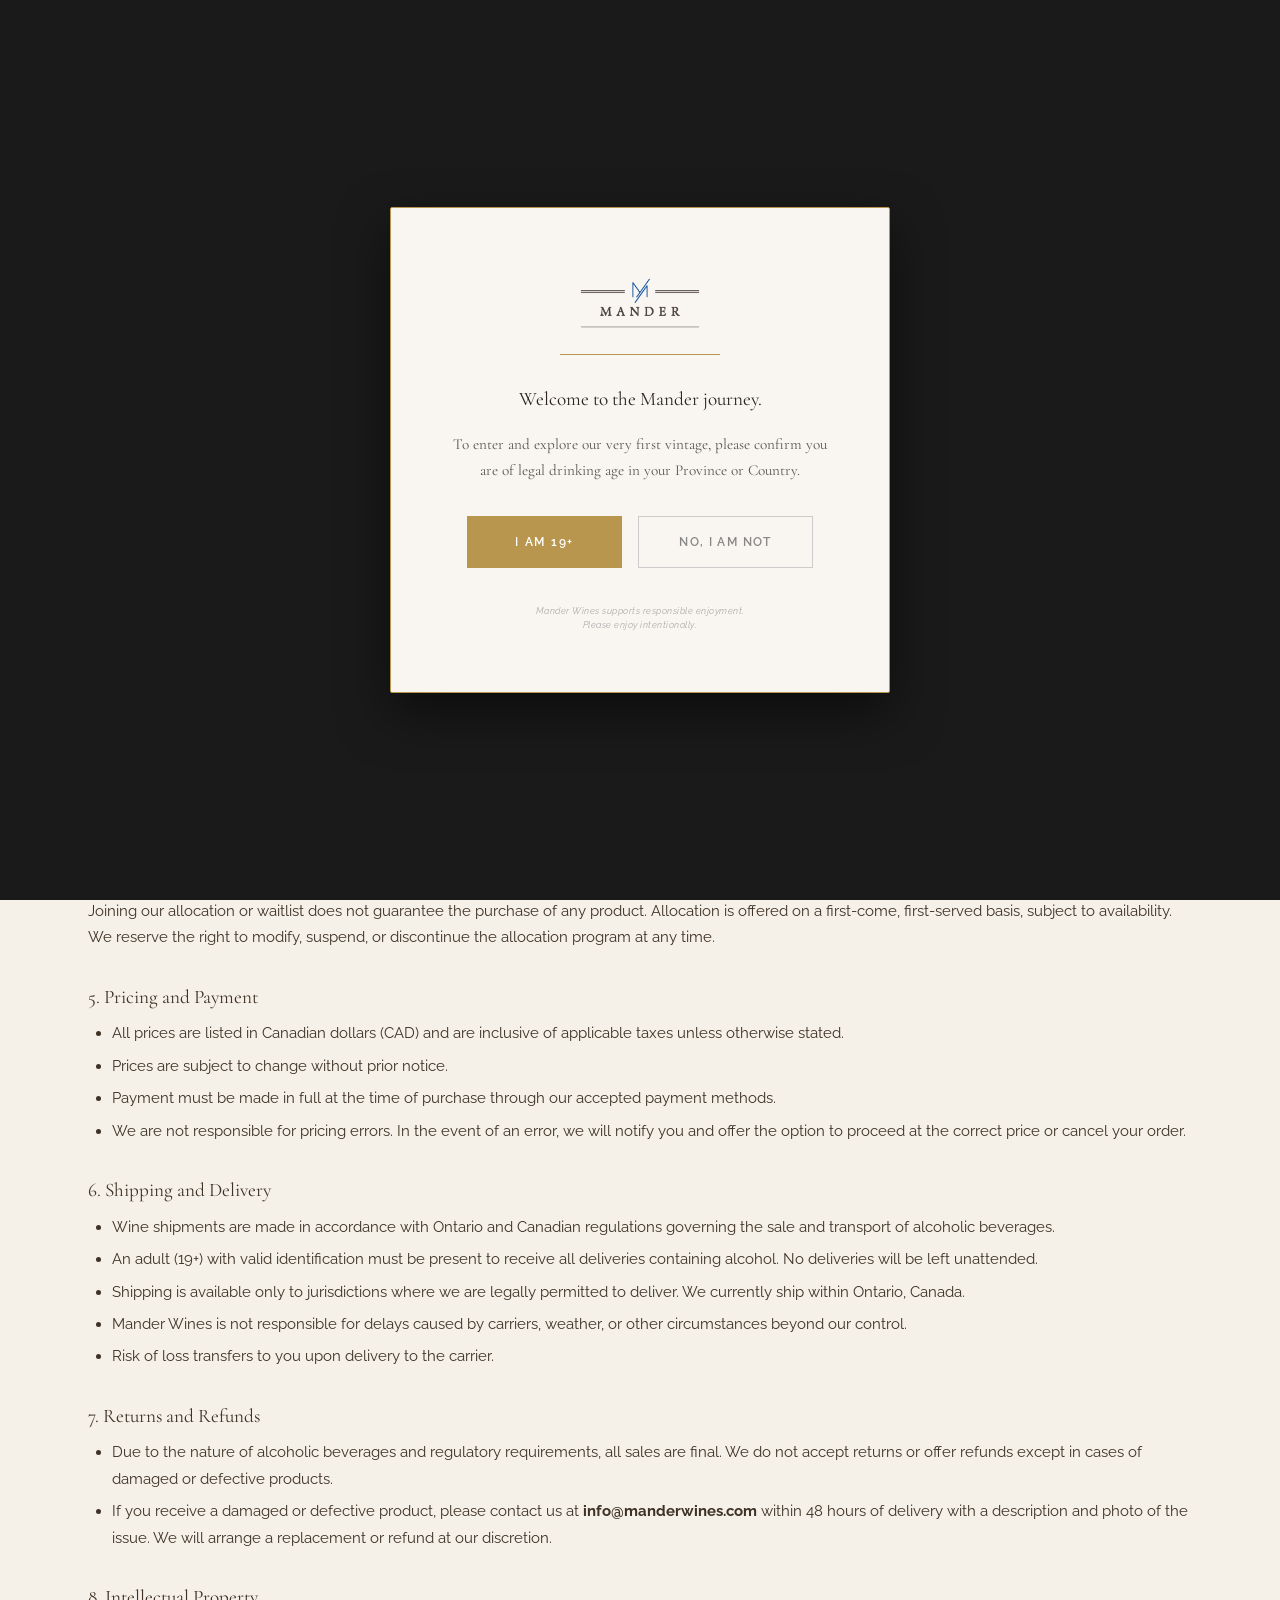
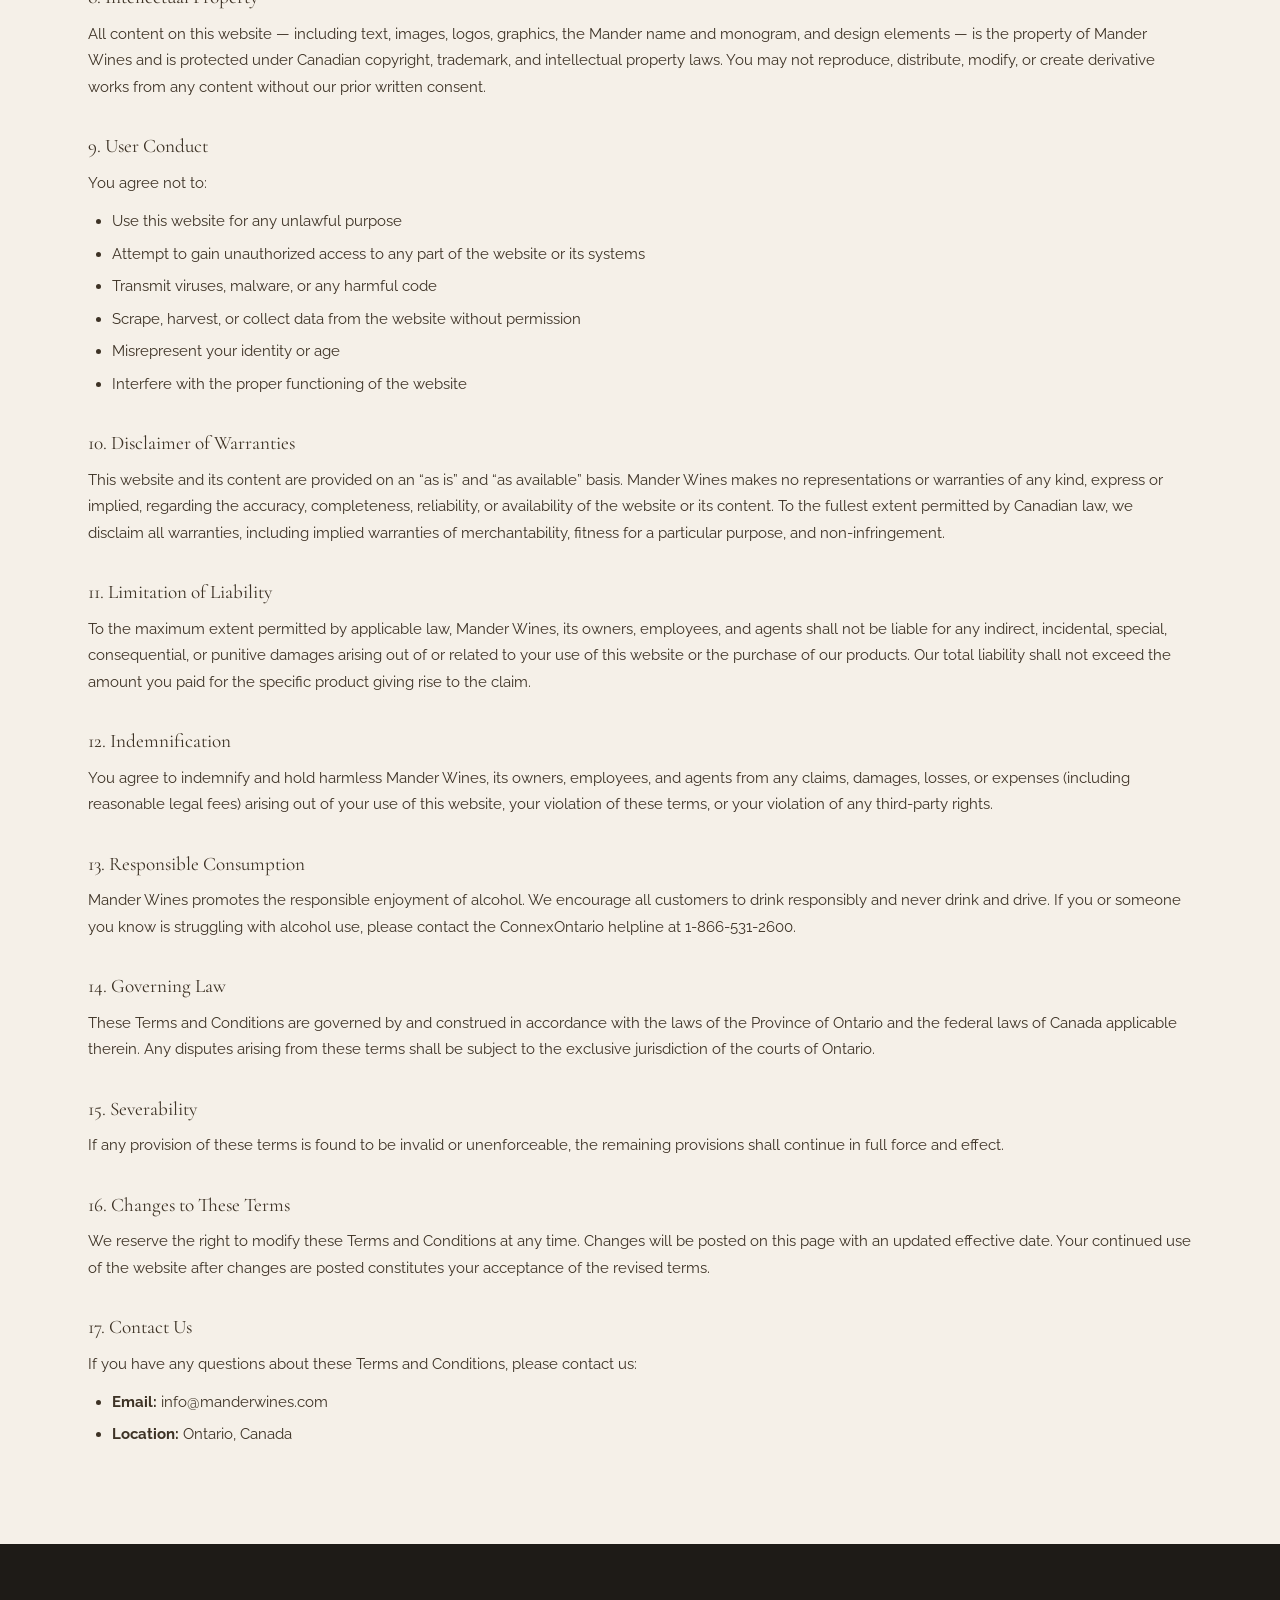
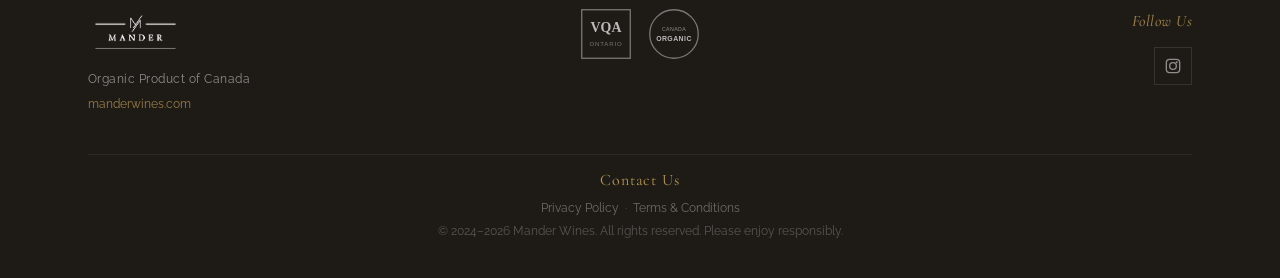
<file: terms.html>
<!DOCTYPE html>
<html lang="en">
<head>
    <script async src="https://www.googletagmanager.com/gtag/js?id=G-VP82DBPCW4"></script>
    <script>window.dataLayer=window.dataLayer||[];function gtag(){dataLayer.push(arguments);}gtag('js',new Date());gtag('config','G-VP82DBPCW4');</script>
    <meta charset="UTF-8">
    <meta name="viewport" content="width=device-width, initial-scale=1.0">
    <meta name="google-site-verification" content="54lscTHRrutrYXy5FUqe7Ww_ToNMWbLl4s4C95pnx4s">
    <title>Terms &amp; Conditions | Mander Wines</title>
    <meta name="description" content="Mander Wines terms and conditions. Please review before using our website or purchasing our products.">
    <link rel="canonical" href="https://manderwines.com/terms">
    <link rel="icon" type="image/png" href="images/favicon.png">
    <link rel="apple-touch-icon" href="images/favicon.png">
    <link rel="preconnect" href="https://fonts.googleapis.com">
    <link rel="preconnect" href="https://fonts.gstatic.com" crossorigin>
    <link href="https://fonts.googleapis.com/css2?family=Cormorant+Garamond:ital,wght@0,300;0,400;0,500;0,600;0,700;1,300;1,400;1,500;1,600;1,700&family=Libre+Baskerville:ital,wght@0,400;0,700;1,400&family=Raleway:wght@300;400;500;600;700&display=swap" rel="stylesheet">
    <link rel="stylesheet" href="styles.css?v=2">
</head>
<body>

    <!-- Page Loader -->
    <div class="page-loader" id="page-loader">
        <img src="images/monogram-blue.png" alt="Mander Wines" class="page-loader-logo">
    </div>

    <!-- Age Gate -->
    <div id="age-gate" class="age-gate">
        <div class="age-gate-card" id="age-content">
            <img src="images/logo-adj.png" alt="Mander" class="age-gate-logo">
            <div class="age-gate-line"></div>
            <p class="age-gate-welcome">Welcome to the Mander journey.</p>
            <p class="age-gate-prompt">To enter and explore our very first vintage, please confirm you are of legal drinking age in your Province or Country.</p>
            <div class="age-gate-buttons">
                <button class="btn btn-gold" id="age-yes">I Am 19+</button>
                <button class="btn-deny" id="age-no">No, I Am Not</button>
            </div>
            <p class="age-gate-disclaimer">Mander Wines supports responsible enjoyment.<br>Please enjoy intentionally.</p>
        </div>
        <div class="age-gate-denied" id="age-denied">
            <p>Sorry, you must be of legal drinking age to visit this site.</p>
        </div>
    </div>

    <!-- Navigation -->
    <nav id="navbar">
        <div class="nav-inner">
            <div class="nav-links nav-left">
                <a href="story">The Story</a>
                <a href="wine">The Wine</a>
            </div>
            <a href="/" class="nav-logo">
                <img src="images/logo-adj.png" alt="Mander">
            </a>
            <div class="nav-links nav-right">
                <a href="cellar">Cellar Updates</a>
                <a href="journey">Join the Journey</a>
            </div>
            <button class="mobile-menu-btn" aria-label="Toggle menu">
                <span></span><span></span><span></span>
            </button>
        </div>
        <div class="mobile-nav">
            <a href="/">Home</a>
            <a href="story">The Story</a>
            <a href="wine">The Wine</a>
            <a href="cellar">Cellar Updates</a>
            <a href="journey">Join the Journey</a>
        </div>
    </nav>

    <!-- Terms & Conditions Content -->
    <section class="legal-page">
        <div class="container">
            <span class="label">Legal</span>
            <h1>Terms &amp; Conditions</h1>
            <p class="legal-updated">Last updated: March 28, 2026</p>

            <div class="legal-content">
                <h3>1. Acceptance of Terms</h3>
                <p>By accessing and using the Mander Wines website (manderwines.com), you agree to be bound by these Terms and Conditions, our Privacy Policy, and all applicable Canadian federal and provincial laws. If you do not agree with any part of these terms, you must not use this website.</p>

                <h3>2. Age Requirement</h3>
                <p>You must be at least 19 years of age (the legal drinking age in Ontario) to access this website, purchase products, or subscribe to our communications. By entering this site and confirming your age, you represent and warrant that you are of legal drinking age in your province or territory of residence. Misrepresentation of your age is a violation of these terms and may constitute an offence under applicable law.</p>

                <h3>3. Products and Availability</h3>
                <ul>
                    <li>All wines offered by Mander Wines are produced and sold in accordance with the regulations of the Alcohol and Gaming Commission of Ontario (AGCO) and the <em>Liquor Licence and Control Act, 2019</em> (Ontario).</li>
                    <li>Product availability is limited and subject to change without notice. Our wines are produced in small lots; once a vintage is sold out, it may not be restocked.</li>
                    <li>We reserve the right to limit quantities, refuse orders, or cancel transactions at our discretion.</li>
                    <li>Product descriptions, tasting notes, and images are provided for informational purposes and may vary slightly from the actual product.</li>
                </ul>

                <h3>4. Allocation List and Waitlist</h3>
                <p>Joining our allocation or waitlist does not guarantee the purchase of any product. Allocation is offered on a first-come, first-served basis, subject to availability. We reserve the right to modify, suspend, or discontinue the allocation program at any time.</p>

                <h3>5. Pricing and Payment</h3>
                <ul>
                    <li>All prices are listed in Canadian dollars (CAD) and are inclusive of applicable taxes unless otherwise stated.</li>
                    <li>Prices are subject to change without prior notice.</li>
                    <li>Payment must be made in full at the time of purchase through our accepted payment methods.</li>
                    <li>We are not responsible for pricing errors. In the event of an error, we will notify you and offer the option to proceed at the correct price or cancel your order.</li>
                </ul>

                <h3>6. Shipping and Delivery</h3>
                <ul>
                    <li>Wine shipments are made in accordance with Ontario and Canadian regulations governing the sale and transport of alcoholic beverages.</li>
                    <li>An adult (19+) with valid identification must be present to receive all deliveries containing alcohol. No deliveries will be left unattended.</li>
                    <li>Shipping is available only to jurisdictions where we are legally permitted to deliver. We currently ship within Ontario, Canada.</li>
                    <li>Mander Wines is not responsible for delays caused by carriers, weather, or other circumstances beyond our control.</li>
                    <li>Risk of loss transfers to you upon delivery to the carrier.</li>
                </ul>

                <h3>7. Returns and Refunds</h3>
                <ul>
                    <li>Due to the nature of alcoholic beverages and regulatory requirements, all sales are final. We do not accept returns or offer refunds except in cases of damaged or defective products.</li>
                    <li>If you receive a damaged or defective product, please contact us at <strong>info@manderwines.com</strong> within 48 hours of delivery with a description and photo of the issue. We will arrange a replacement or refund at our discretion.</li>
                </ul>

                <h3>8. Intellectual Property</h3>
                <p>All content on this website &mdash; including text, images, logos, graphics, the Mander name and monogram, and design elements &mdash; is the property of Mander Wines and is protected under Canadian copyright, trademark, and intellectual property laws. You may not reproduce, distribute, modify, or create derivative works from any content without our prior written consent.</p>

                <h3>9. User Conduct</h3>
                <p>You agree not to:</p>
                <ul>
                    <li>Use this website for any unlawful purpose</li>
                    <li>Attempt to gain unauthorized access to any part of the website or its systems</li>
                    <li>Transmit viruses, malware, or any harmful code</li>
                    <li>Scrape, harvest, or collect data from the website without permission</li>
                    <li>Misrepresent your identity or age</li>
                    <li>Interfere with the proper functioning of the website</li>
                </ul>

                <h3>10. Disclaimer of Warranties</h3>
                <p>This website and its content are provided on an &ldquo;as is&rdquo; and &ldquo;as available&rdquo; basis. Mander Wines makes no representations or warranties of any kind, express or implied, regarding the accuracy, completeness, reliability, or availability of the website or its content. To the fullest extent permitted by Canadian law, we disclaim all warranties, including implied warranties of merchantability, fitness for a particular purpose, and non-infringement.</p>

                <h3>11. Limitation of Liability</h3>
                <p>To the maximum extent permitted by applicable law, Mander Wines, its owners, employees, and agents shall not be liable for any indirect, incidental, special, consequential, or punitive damages arising out of or related to your use of this website or the purchase of our products. Our total liability shall not exceed the amount you paid for the specific product giving rise to the claim.</p>

                <h3>12. Indemnification</h3>
                <p>You agree to indemnify and hold harmless Mander Wines, its owners, employees, and agents from any claims, damages, losses, or expenses (including reasonable legal fees) arising out of your use of this website, your violation of these terms, or your violation of any third-party rights.</p>

                <h3>13. Responsible Consumption</h3>
                <p>Mander Wines promotes the responsible enjoyment of alcohol. We encourage all customers to drink responsibly and never drink and drive. If you or someone you know is struggling with alcohol use, please contact the ConnexOntario helpline at 1-866-531-2600.</p>

                <h3>14. Governing Law</h3>
                <p>These Terms and Conditions are governed by and construed in accordance with the laws of the Province of Ontario and the federal laws of Canada applicable therein. Any disputes arising from these terms shall be subject to the exclusive jurisdiction of the courts of Ontario.</p>

                <h3>15. Severability</h3>
                <p>If any provision of these terms is found to be invalid or unenforceable, the remaining provisions shall continue in full force and effect.</p>

                <h3>16. Changes to These Terms</h3>
                <p>We reserve the right to modify these Terms and Conditions at any time. Changes will be posted on this page with an updated effective date. Your continued use of the website after changes are posted constitutes your acceptance of the revised terms.</p>

                <h3>17. Contact Us</h3>
                <p>If you have any questions about these Terms and Conditions, please contact us:</p>
                <ul>
                    <li><strong>Email:</strong> info@manderwines.com</li>
                    <li><strong>Location:</strong> Ontario, Canada</li>
                </ul>
            </div>
        </div>
    </section>

    <!-- Footer -->
    <footer class="site-footer">
        <div class="container">
            <div class="footer-grid">
                <div class="footer-brand">
                    <img src="images/logo-adj.png" alt="Mander" class="footer-logo" loading="lazy">
                    <p class="footer-tagline">Organic Product of Canada</p>
                    <p class="footer-url">manderwines.com</p>
                </div>
                <div class="footer-badges">
                    <div class="badge-vqa" title="VQA Ontario"><svg viewBox="0 0 60 60" fill="none"><rect x="2" y="2" width="56" height="56" stroke="rgba(255,255,255,0.4)" stroke-width="1.5"/><text x="30" y="28" text-anchor="middle" fill="rgba(255,255,255,0.7)" font-family="serif" font-size="16" font-weight="bold">VQA</text><text x="30" y="44" text-anchor="middle" fill="rgba(255,255,255,0.4)" font-family="sans-serif" font-size="7" letter-spacing="1">ONTARIO</text></svg></div>
                    <div class="badge-organic" title="Canada Organic"><svg viewBox="0 0 60 60" fill="none"><circle cx="30" cy="30" r="28" stroke="rgba(255,255,255,0.4)" stroke-width="1.5"/><text x="30" y="26" text-anchor="middle" fill="rgba(255,255,255,0.5)" font-family="sans-serif" font-size="6" letter-spacing="0.5">CANADA</text><text x="30" y="38" text-anchor="middle" fill="rgba(255,255,255,0.7)" font-family="sans-serif" font-size="8" font-weight="bold" letter-spacing="0.5">ORGANIC</text></svg></div>
                </div>
                <div class="footer-social">
                    <p class="footer-social-label">Follow Us</p>
                    <a href="https://instagram.com/manderwines" target="_blank" aria-label="Instagram"><svg viewBox="0 0 24 24" fill="none" stroke="currentColor" stroke-width="2"><rect x="2" y="2" width="20" height="20" rx="5"/><circle cx="12" cy="12" r="5"/><circle cx="17.5" cy="6.5" r="1.5" fill="currentColor" stroke="none"/></svg></a>
                </div>
            </div>
            <div class="footer-bottom">
                <p><a href="contact" class="footer-contact-link">Contact Us</a></p>
                <p class="footer-legal-links"><a href="privacy">Privacy Policy</a> &nbsp;&middot;&nbsp; <a href="terms">Terms &amp; Conditions</a></p>
                <p>&copy; 2024&ndash;<script>document.write(new Date().getFullYear())</script> Mander Wines. All rights reserved. Please enjoy responsibly.</p>
            </div>
        </div>
    </footer>

    <script src="script.js?v=2"></script>
</body>
</html>
</file>
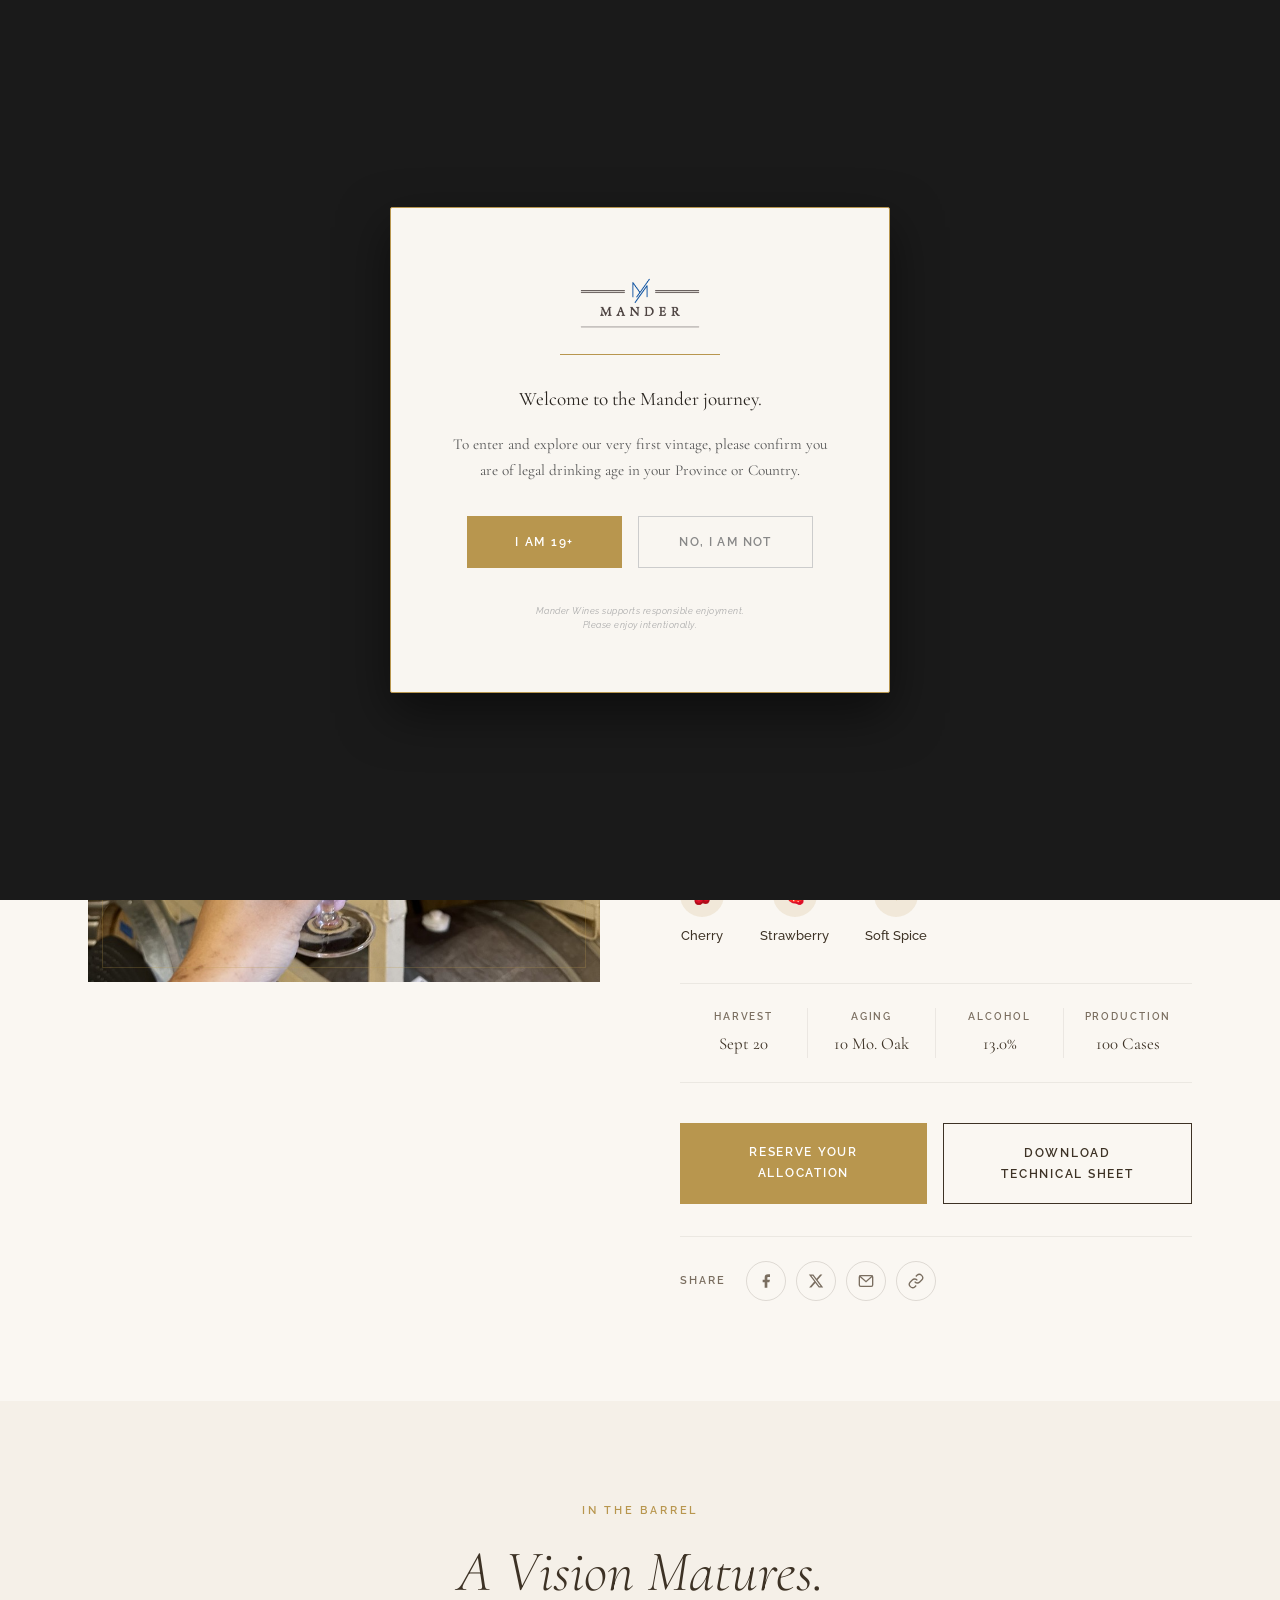
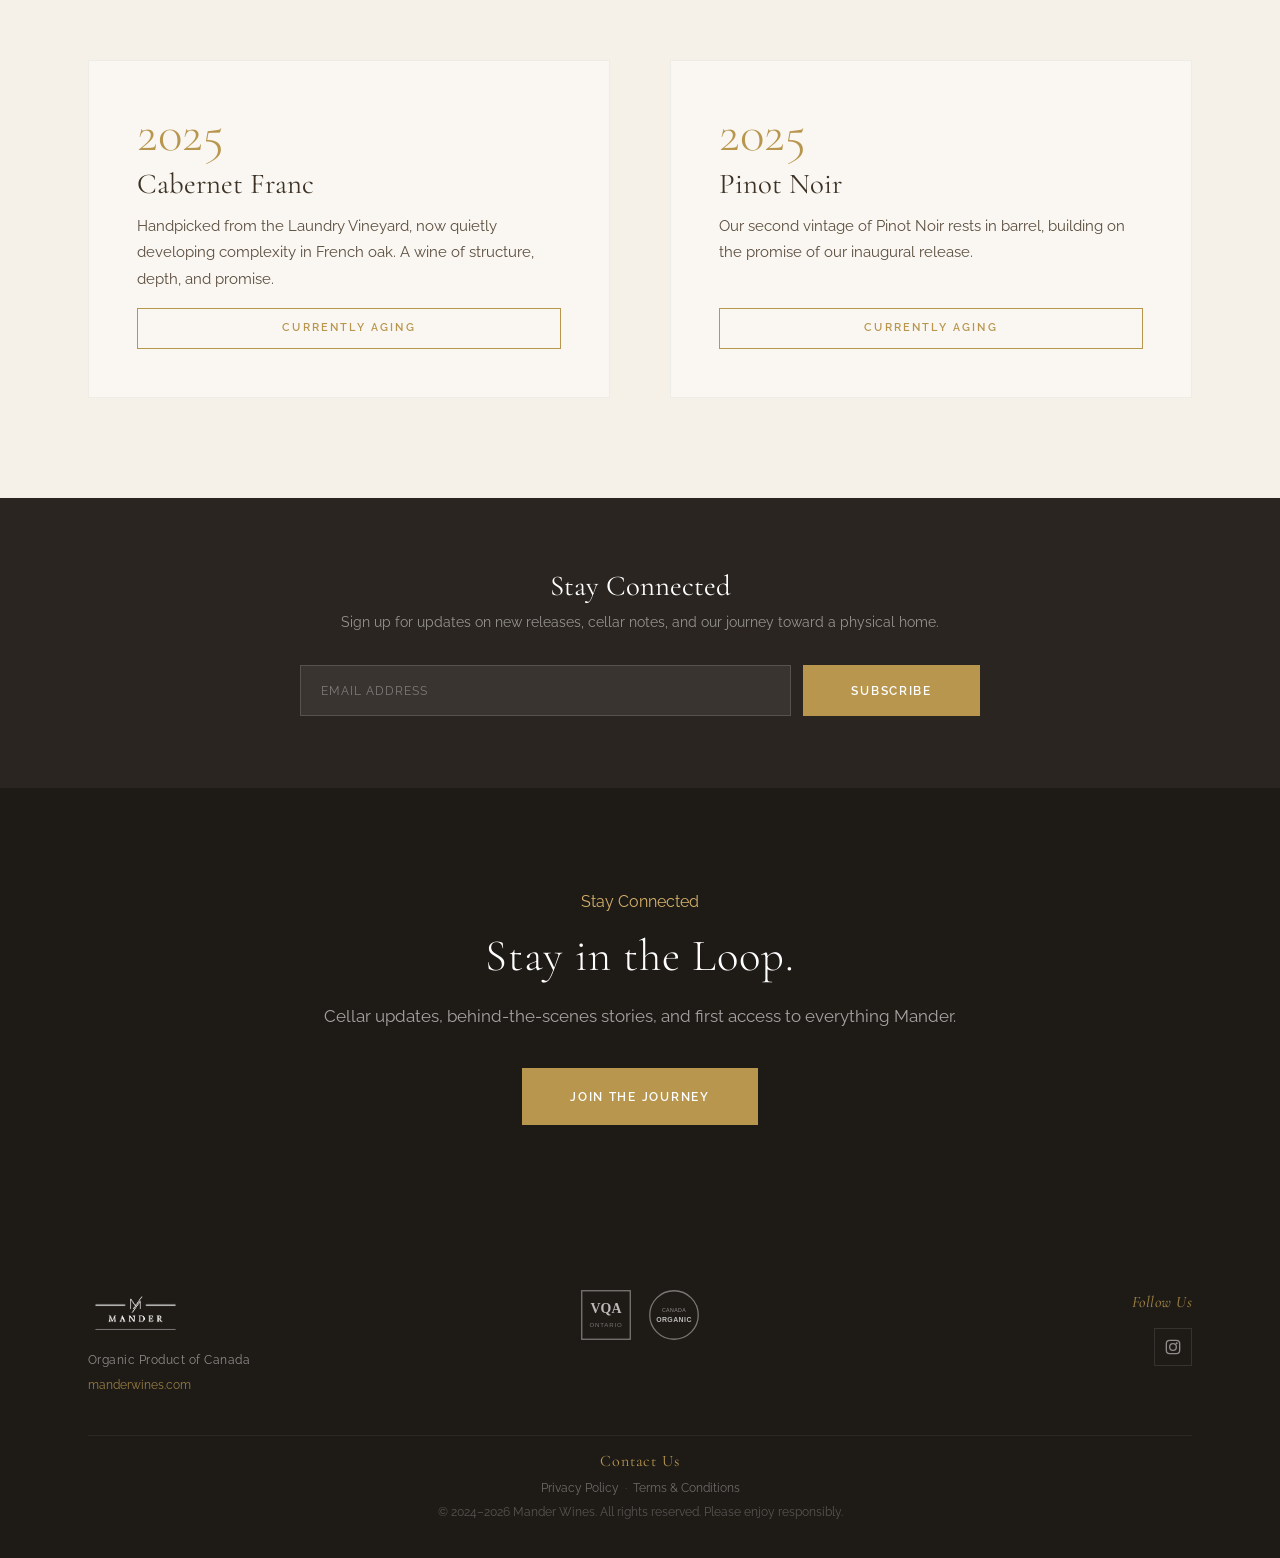
<file: wine.html>
<!DOCTYPE html>
<html lang="en">
<head>
    <script async src="https://www.googletagmanager.com/gtag/js?id=G-VP82DBPCW4"></script>
    <script>window.dataLayer=window.dataLayer||[];function gtag(){dataLayer.push(arguments);}gtag('js',new Date());gtag('config','G-VP82DBPCW4');</script>
    <meta charset="UTF-8">
    <meta name="viewport" content="width=device-width, initial-scale=1.0">
    <meta name="google-site-verification" content="54lscTHRrutrYXy5FUqe7Ww_ToNMWbLl4s4C95pnx4s">
    <title>The Wine | Mander Wines</title>
    <meta name="description" content="2024 Pinot Noir from Laundry Vineyard. Vibrant cherry, strawberry, and soft spice. Certified organic, handpicked, aged in French oak. Only 100 cases.">
    <link rel="canonical" href="https://manderwines.com/wine">
    <meta property="og:title" content="The Wine | Mander Wines">
    <meta property="og:description" content="2024 Pinot Noir from Laundry Vineyard. Vibrant cherry, strawberry, and soft spice. Certified organic, handpicked, aged in French oak. Only 100 cases.">
    <meta property="og:image" content="https://manderwines.com/images/og-image.jpg">
    <meta property="og:url" content="https://manderwines.com/wine">
    <meta property="og:type" content="website">
    <meta property="og:site_name" content="Mander Wines">
    <meta name="twitter:card" content="summary_large_image">
    <meta name="twitter:title" content="The Wine | Mander Wines">
    <meta name="twitter:description" content="2024 Pinot Noir from Laundry Vineyard. Vibrant cherry, strawberry, and soft spice. Certified organic, handpicked, aged in French oak. Only 100 cases.">
    <meta name="twitter:image" content="https://manderwines.com/images/og-image.jpg">
    <link rel="icon" type="image/png" href="images/favicon.png">
    <link rel="apple-touch-icon" href="images/favicon.png">
    <link rel="preconnect" href="https://fonts.googleapis.com">
    <link rel="preconnect" href="https://fonts.gstatic.com" crossorigin>
    <link href="https://fonts.googleapis.com/css2?family=Cormorant+Garamond:ital,wght@0,300;0,400;0,500;0,600;0,700;1,300;1,400;1,500;1,600;1,700&family=Libre+Baskerville:ital,wght@0,400;0,700;1,400&family=Raleway:wght@300;400;500;600;700&display=swap" rel="stylesheet">
    <link rel="stylesheet" href="styles.css?v=2">
<script type="application/ld+json">
{
    "@context": "https://schema.org",
    "@type": "Product",
    "name": "Mander Wines 2024 Pinot Noir",
    "description": "Small-lot Pinot Noir from Laundry Vineyard, Lincoln Lakeshore VQA. Vibrant cherry, strawberry, and soft spice. Only 100 cases produced. Organic.",
    "image": "https://manderwines.com/images/hero-barrels.jpg",
    "brand": {"@type": "Brand", "name": "Mander Wines"},
    "category": "Wine",
    "countryOfOrigin": {"@type": "Country", "name": "Canada"}
}
</script>
</head>
<body>

    <!-- Page Loader -->
    <div class="page-loader" id="page-loader">
        <img src="images/monogram-blue.png" alt="Mander Wines" class="page-loader-logo">
    </div>

    <!-- Age Gate -->
    <div id="age-gate" class="age-gate">
        <div class="age-gate-card" id="age-content">
            <img src="images/logo-adj.png" alt="Mander" class="age-gate-logo">
            <div class="age-gate-line"></div>
            <p class="age-gate-welcome">Welcome to the Mander journey.</p>
            <p class="age-gate-prompt">To enter and explore our very first vintage, please confirm you are of legal drinking age in your Province or Country.</p>
            <div class="age-gate-buttons">
                <button class="btn btn-gold" id="age-yes">I Am 19+</button>
                <button class="btn-deny" id="age-no">No, I Am Not</button>
            </div>
            <p class="age-gate-disclaimer">Mander Wines supports responsible enjoyment.<br>Please enjoy intentionally.</p>
        </div>
        <div class="age-gate-denied" id="age-denied">
            <p>Sorry, you must be of legal drinking age to visit this site.</p>
        </div>
    </div>

    <!-- Navigation -->
    <nav id="navbar">
        <div class="nav-inner">
            <div class="nav-links nav-left">
                <a href="story">The Story</a>
                <a href="wine" class="active">The Wine</a>
            </div>
            <a href="/" class="nav-logo">
                <img src="images/logo-adj.png" alt="Mander">
            </a>
            <div class="nav-links nav-right">
                <a href="cellar">Cellar Updates</a>
                <a href="journey">Join the Journey</a>
            </div>
            <button class="mobile-menu-btn" aria-label="Toggle menu">
                <span></span><span></span><span></span>
            </button>
        </div>
        <div class="mobile-nav">
            <a href="/">Home</a>
            <a href="story">The Story</a>
            <a href="wine">The Wine</a>
            <a href="cellar">Cellar Updates</a>
            <a href="journey">Join the Journey</a>
        </div>
    </nav>

    <div class="wine-page">

        <!-- Header -->
        <section class="wine-hero">
            <div class="container">
                <span class="label" style="text-align:center;">The Wine</span>
                <h1><em>Vertical Series</em></h1>
                <p>A harmonious integration of bright fruit and delicate oak complexity.</p>
            </div>
        </section>

        <!-- 2024 Pinot Noir -->
        <section class="wine-featured">
            <div class="container">
                <div class="wine-featured-grid">
                    <div class="wine-image-wrapper" data-animate="fade-right">
                        <img src="images/barrel-tasting.jpg" alt="Tasting Mander wine from the barrel" loading="lazy">
                    </div>
                    <div class="wine-info" data-animate="fade-left">
                        <span class="label">Now Releasing</span>
                        <h2>2024 <em>Pinot Noir</em></h2>
                        <span class="wine-appellation">Laundry Vineyard &bull; Lincoln Lakeshore VQA</span>

                        <p class="wine-desc">This small-lot Pinot Noir showcases a fruit-forward profile with vibrant notes of cherry and strawberry, layered with subtle hints of soft spice. Medium-bodied with a silky texture, the wine is elegantly structured and lingers with a long finish. Aged 10 months in French oak, the wine reveals a harmonious integration of bright fruit and delicate oak complexity.</p>

                        <p class="tasting-label">Tasting Notes</p>
                        <div class="notes-row">
                            <div class="note-item">
                                <div class="note-icon">&#127826;</div>
                                <span class="note-name">Cherry</span>
                            </div>
                            <div class="note-item">
                                <div class="note-icon">&#127827;</div>
                                <span class="note-name">Strawberry</span>
                            </div>
                            <div class="note-item">
                                <div class="note-icon">&#10022;</div>
                                <span class="note-name">Soft Spice</span>
                            </div>
                        </div>

                        <div class="wine-specs">
                            <div class="spec">
                                <span class="spec-label">Harvest</span>
                                <span class="spec-value">Sept 20</span>
                            </div>
                            <div class="spec">
                                <span class="spec-label">Aging</span>
                                <span class="spec-value">10 Mo. Oak</span>
                            </div>
                            <div class="spec">
                                <span class="spec-label">Alcohol</span>
                                <span class="spec-value">13.0%</span>
                            </div>
                            <div class="spec">
                                <span class="spec-label">Production</span>
                                <span class="spec-value">100 Cases</span>
                            </div>
                        </div>

                        <div style="display:flex; gap:16px; flex-wrap:wrap;">
                            <a href="journey" class="btn btn-gold" style="flex:1; text-align:center;">Reserve Your Allocation</a>
                            <a href="technical-sheets/2024-pinot-noir" class="btn btn-outline" style="flex:1; text-align:center;">Download Technical Sheet</a>
                        </div>

                        <div class="wine-share">
                            <span class="wine-share-label">Share</span>
                            <div class="wine-share-links">
                                <a href="https://www.facebook.com/sharer/sharer.php?u=https://manderwines.com/wine" target="_blank" rel="noopener" class="share-btn" title="Share on Facebook">
                                    <svg viewBox="0 0 24 24" fill="currentColor"><path d="M18 2h-3a5 5 0 00-5 5v3H7v4h3v8h4v-8h3l1-4h-4V7a1 1 0 011-1h3z"/></svg>
                                </a>
                                <a href="https://twitter.com/intent/tweet?url=https://manderwines.com/wine&text=2024%20Pinot%20Noir%20from%20Mander%20Wines%20%E2%80%94%20Only%20100%20cases%20produced." target="_blank" rel="noopener" class="share-btn" title="Share on X">
                                    <svg viewBox="0 0 24 24" fill="currentColor"><path d="M18.244 2.25h3.308l-7.227 8.26 8.502 11.24H16.17l-5.214-6.817L4.99 21.75H1.68l7.73-8.835L1.254 2.25H8.08l4.713 6.231zm-1.161 17.52h1.833L7.084 4.126H5.117z"/></svg>
                                </a>
                                <a href="mailto:?subject=Mander%20Wines%20%E2%80%94%202024%20Pinot%20Noir&body=Check%20out%20the%202024%20Pinot%20Noir%20from%20Mander%20Wines%3A%20https%3A%2F%2Fmanderwines.com%2Fwine" class="share-btn" title="Share via Email">
                                    <svg viewBox="0 0 24 24" fill="none" stroke="currentColor" stroke-width="2"><rect x="2" y="4" width="20" height="16" rx="2"/><path d="M22 4L12 13 2 4"/></svg>
                                </a>
                                <button class="share-btn share-copy" title="Copy Link" data-url="https://manderwines.com/wine">
                                    <svg viewBox="0 0 24 24" fill="none" stroke="currentColor" stroke-width="2"><path d="M10 13a5 5 0 007.54.54l3-3a5 5 0 00-7.07-7.07l-1.72 1.71"/><path d="M14 11a5 5 0 00-7.54-.54l-3 3a5 5 0 007.07 7.07l1.71-1.71"/></svg>
                                </button>
                            </div>
                        </div>
                    </div>
                </div>
            </div>
        </section>

        <!-- 2025 — In the Barrel -->
        <section class="wine-aging">
            <div class="container">
                <div style="text-align:center; margin-bottom:56px;">
                    <span class="label">In the Barrel</span>
                    <h2><em>A Vision Matures.</em></h2>
                </div>
                <div class="wine-aging-grid">
                    <div class="aging-card" data-animate="fade-up">
                        <span class="aging-year">2025</span>
                        <h3>Cabernet Franc</h3>
                        <p>Handpicked from the Laundry Vineyard, now quietly developing complexity in French oak. A wine of structure, depth, and promise.</p>
                        <span class="aging-status">Currently Aging</span>
                    </div>
                    <div class="aging-card" data-animate="fade-up">
                        <span class="aging-year">2025</span>
                        <h3>Pinot Noir</h3>
                        <p>Our second vintage of Pinot Noir rests in barrel, building on the promise of our inaugural release.</p>
                        <span class="aging-status">Currently Aging</span>
                    </div>
                </div>
            </div>
        </section>

    </div>

    <!-- Newsletter Signup -->
    <section class="newsletter">
        <div class="container">
            <div class="newsletter-inner">
                <div class="newsletter-text">
                    <h3>Stay Connected</h3>
                    <p>Sign up for updates on new releases, cellar notes, and our journey toward a physical home.</p>
                </div>
                <form class="newsletter-form" id="newsletter-form" action="https://formsubmit.co/info@manderwines.com" method="POST">
                    <input type="hidden" name="_subject" value="A Seat at the Table: Welcome to Mander Wines">
                    <input type="hidden" name="_captcha" value="false">
                    <input type="hidden" name="_next" value="https://manderwines.com/wine?submitted=newsletter">
                    <input type="text" name="_honey" style="display:none">
                    <input type="hidden" name="_autoresponse" value="Thank you for joining the Mander Wines journey.

You are now part of a select circle with first access to our limited new releases, seasonal cellar updates, and the evolving story of our upcoming brick-and-mortar home.

We believe the best stories are shared over a glass of wine, and we look forward to sharing ours with you soon.

With gratitude,
The Mander Wines Team">
                    <input type="hidden" name="_replyto" value="info@manderwines.com">
                    <input type="email" name="email" placeholder="Email Address" required>
                    <button type="submit" class="btn btn-gold">Subscribe</button>
                </form>
                <div class="newsletter-success" id="newsletter-success">
                    <p>Thank you — welcome to the journey.</p>
                </div>
            </div>
        </div>
    </section>

    <!-- CTA -->
    <section class="home-drop">
        <div class="container">
            <div class="home-drop-inner">
                <span class="label-light">Stay Connected</span>
                <h2>Stay in the Loop.</h2>
                <p class="home-drop-desc">Cellar updates, behind-the-scenes stories, and first access to everything Mander.</p>
                <a href="journey" class="btn btn-gold">Join the Journey</a>
            </div>
        </div>
    </section>

    <!-- Footer -->
    <footer class="site-footer">
        <div class="container">
            <div class="footer-grid">
                <div class="footer-brand">
                    <img src="images/logo-adj.png" alt="Mander" class="footer-logo" loading="lazy">
                    <p class="footer-tagline">Organic Product of Canada</p>
                    <p class="footer-url">manderwines.com</p>
                </div>
                <div class="footer-badges">
                    <div class="badge-vqa" title="VQA Ontario"><svg viewBox="0 0 60 60" fill="none"><rect x="2" y="2" width="56" height="56" stroke="rgba(255,255,255,0.4)" stroke-width="1.5"/><text x="30" y="28" text-anchor="middle" fill="rgba(255,255,255,0.7)" font-family="serif" font-size="16" font-weight="bold">VQA</text><text x="30" y="44" text-anchor="middle" fill="rgba(255,255,255,0.4)" font-family="sans-serif" font-size="7" letter-spacing="1">ONTARIO</text></svg></div>
                    <div class="badge-organic" title="Canada Organic"><svg viewBox="0 0 60 60" fill="none"><circle cx="30" cy="30" r="28" stroke="rgba(255,255,255,0.4)" stroke-width="1.5"/><text x="30" y="26" text-anchor="middle" fill="rgba(255,255,255,0.5)" font-family="sans-serif" font-size="6" letter-spacing="0.5">CANADA</text><text x="30" y="38" text-anchor="middle" fill="rgba(255,255,255,0.7)" font-family="sans-serif" font-size="8" font-weight="bold" letter-spacing="0.5">ORGANIC</text></svg></div>
                </div>
                <div class="footer-social">
                    <p class="footer-social-label">Follow Us</p>
                    <a href="https://instagram.com/manderwines" target="_blank" aria-label="Instagram"><svg viewBox="0 0 24 24" fill="none" stroke="currentColor" stroke-width="2"><rect x="2" y="2" width="20" height="20" rx="5"/><circle cx="12" cy="12" r="5"/><circle cx="17.5" cy="6.5" r="1.5" fill="currentColor" stroke="none"/></svg></a>
                </div>
            </div>
            <div class="footer-bottom">
                <p><a href="contact" class="footer-contact-link">Contact Us</a></p>
                <p class="footer-legal-links"><a href="privacy">Privacy Policy</a> &nbsp;&middot;&nbsp; <a href="terms">Terms &amp; Conditions</a></p>
                <p>&copy; 2024&ndash;<script>document.write(new Date().getFullYear())</script> Mander Wines. All rights reserved. Please enjoy responsibly.</p>
            </div>
        </div>
    </footer>

    <script src="script.js?v=2"></script>
</body>
</html>
</file>
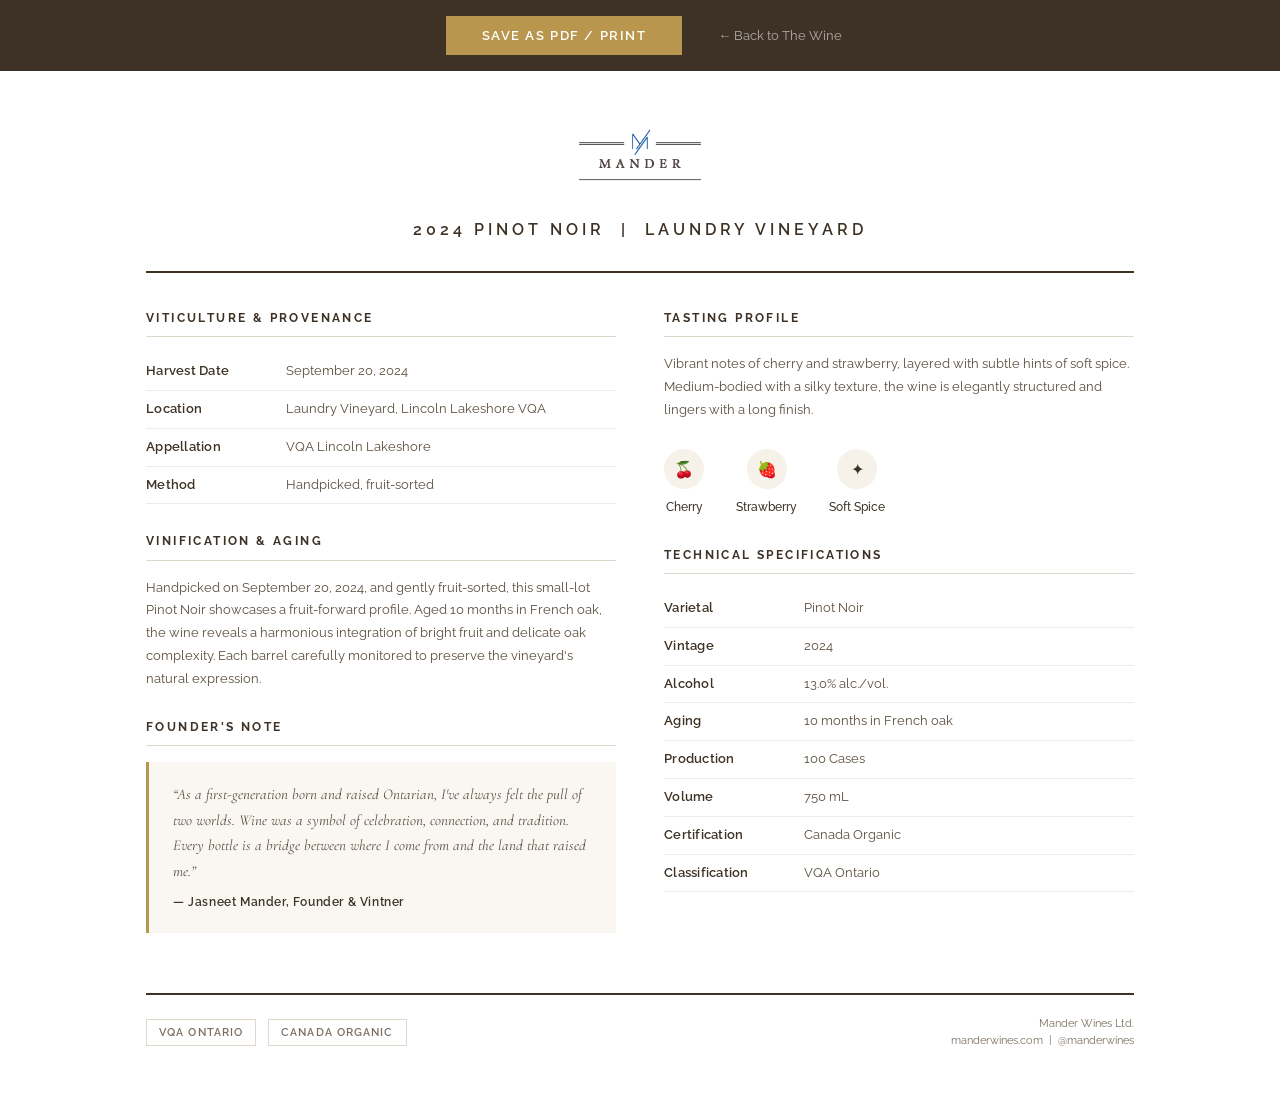
<file: technical-sheets/2024-pinot-noir.html>
<!DOCTYPE html>
<html lang="en">
<head>
    <meta charset="UTF-8">
    <meta name="viewport" content="width=device-width, initial-scale=1.0">
    <title>2024 Pinot Noir — Technical Sheet | Mander Wines</title>
    <link rel="preconnect" href="https://fonts.googleapis.com">
    <link rel="preconnect" href="https://fonts.gstatic.com" crossorigin>
    <link href="https://fonts.googleapis.com/css2?family=Cormorant+Garamond:ital,wght@0,300;0,400;0,500;0,600;0,700;1,300;1,400;1,600&family=Raleway:wght@300;400;500;600;700&display=swap" rel="stylesheet">
    <style>
        @page {
            size: letter landscape;
            margin: 0;
        }

        * { margin: 0; padding: 0; box-sizing: border-box; }

        body {
            font-family: 'Raleway', 'Helvetica Neue', sans-serif;
            color: #3D3225;
            background: #fff;
            -webkit-font-smoothing: antialiased;
            font-size: 14px;
            line-height: 1.6;
        }

        .sheet {
            max-width: 1100px;
            margin: 0 auto;
            padding: 48px 56px;
        }

        /* Header */
        .sheet-header {
            text-align: center;
            margin-bottom: 36px;
            padding-bottom: 28px;
            border-bottom: 2px solid #3D3225;
        }

        .sheet-logo {
            height: 72px;
            margin: 0 auto 20px;
        }

        .sheet-title {
            font-family: 'Raleway', sans-serif;
            font-size: 16px;
            font-weight: 600;
            letter-spacing: 0.25em;
            text-transform: uppercase;
            color: #3D3225;
        }

        /* Two columns */
        .sheet-body {
            display: grid;
            grid-template-columns: 1fr 1fr;
            gap: 48px;
        }

        .section-title {
            font-family: 'Raleway', sans-serif;
            font-size: 12px;
            font-weight: 700;
            letter-spacing: 0.2em;
            text-transform: uppercase;
            color: #3D3225;
            margin-bottom: 16px;
            padding-bottom: 8px;
            border-bottom: 1px solid #E0D8CC;
        }

        .section-content {
            margin-bottom: 28px;
        }

        .section-content p {
            font-size: 13px;
            line-height: 1.75;
            color: #5A4D3E;
        }

        /* Specs table */
        .specs-table {
            width: 100%;
            border-collapse: collapse;
            margin-bottom: 28px;
        }

        .specs-table tr {
            border-bottom: 1px solid #F0EBE3;
        }

        .specs-table td {
            padding: 8px 0;
            font-size: 13px;
            vertical-align: top;
        }

        .specs-table td:first-child {
            font-weight: 600;
            color: #3D3225;
            width: 140px;
            letter-spacing: 0.02em;
        }

        .specs-table td:last-child {
            color: #5A4D3E;
        }

        /* Tasting grid */
        .tasting-grid {
            display: flex;
            gap: 32px;
            margin-bottom: 28px;
        }

        .tasting-item {
            text-align: center;
        }

        .tasting-icon {
            width: 40px;
            height: 40px;
            border-radius: 50%;
            background: rgba(184, 150, 78, 0.12);
            display: flex;
            align-items: center;
            justify-content: center;
            margin: 0 auto 6px;
            font-size: 16px;
        }

        .tasting-name {
            font-size: 12px;
            font-weight: 500;
            color: #3D3225;
        }

        /* Founder note */
        .founder-note {
            background: #FAF7F2;
            padding: 20px 24px;
            border-left: 3px solid #B8964E;
            margin-bottom: 28px;
        }

        .founder-note p {
            font-family: 'Cormorant Garamond', Georgia, serif;
            font-size: 15px;
            font-style: italic;
            line-height: 1.7;
            color: #5A4D3E;
        }

        .founder-note .attribution {
            font-family: 'Raleway', sans-serif;
            font-style: normal;
            font-size: 12px;
            font-weight: 600;
            color: #3D3225;
            margin-top: 8px;
            letter-spacing: 0.05em;
        }

        /* Footer */
        .sheet-footer {
            margin-top: 32px;
            padding-top: 20px;
            border-top: 2px solid #3D3225;
            display: flex;
            justify-content: space-between;
            align-items: center;
        }

        .sheet-footer-badges {
            display: flex;
            gap: 12px;
            align-items: center;
        }

        .badge {
            font-size: 11px;
            font-weight: 600;
            letter-spacing: 0.1em;
            text-transform: uppercase;
            color: #7A6E60;
            padding: 4px 12px;
            border: 1px solid #E0D8CC;
        }

        .sheet-footer-info {
            text-align: right;
            font-size: 11px;
            color: #7A6E60;
            line-height: 1.6;
        }

        /* Print button (hidden in print) */
        .print-bar {
            background: #3D3225;
            padding: 16px 0;
            text-align: center;
        }

        .print-bar button {
            background: #B8964E;
            color: #fff;
            border: none;
            padding: 12px 36px;
            font-family: 'Raleway', sans-serif;
            font-size: 13px;
            font-weight: 600;
            letter-spacing: 0.12em;
            text-transform: uppercase;
            cursor: pointer;
            margin: 0 8px;
        }

        .print-bar button:hover {
            background: #D4B06A;
        }

        .print-bar a {
            color: rgba(255,255,255,0.6);
            font-size: 13px;
            text-decoration: none;
            margin-left: 24px;
        }

        @media print {
            .print-bar { display: none; }
            body { background: #fff; }
            .sheet { padding: 32px 40px; }
        }
    </style>
</head>
<body>

    <div class="print-bar">
        <button onclick="window.print()">Save as PDF / Print</button>
        <a href="../wine">&larr; Back to The Wine</a>
    </div>

    <div class="sheet">

        <!-- Header -->
        <div class="sheet-header">
            <img src="../images/logo-adj.png" alt="Mander Wines" class="sheet-logo">
            <p class="sheet-title">2024 Pinot Noir &nbsp;|&nbsp; Laundry Vineyard</p>
        </div>

        <!-- Body -->
        <div class="sheet-body">

            <!-- Left Column -->
            <div>
                <h3 class="section-title">Viticulture &amp; Provenance</h3>
                <div class="section-content">
                    <table class="specs-table">
                        <tr><td>Harvest Date</td><td>September 20, 2024</td></tr>
                        <tr><td>Location</td><td>Laundry Vineyard, Lincoln Lakeshore VQA</td></tr>
                        <tr><td>Appellation</td><td>VQA Lincoln Lakeshore</td></tr>
                        <tr><td>Method</td><td>Handpicked, fruit-sorted</td></tr>
                    </table>
                </div>

                <h3 class="section-title">Vinification &amp; Aging</h3>
                <div class="section-content">
                    <p>Handpicked on September 20, 2024, and gently fruit-sorted, this small-lot Pinot Noir showcases a fruit-forward profile. Aged 10 months in French oak, the wine reveals a harmonious integration of bright fruit and delicate oak complexity. Each barrel carefully monitored to preserve the vineyard's natural expression.</p>
                </div>

                <h3 class="section-title">Founder's Note</h3>
                <div class="founder-note">
                    <p>&ldquo;As a first-generation born and raised Ontarian, I've always felt the pull of two worlds. Wine was a symbol of celebration, connection, and tradition. Every bottle is a bridge between where I come from and the land that raised me.&rdquo;</p>
                    <p class="attribution">&mdash; Jasneet Mander, Founder &amp; Vintner</p>
                </div>
            </div>

            <!-- Right Column -->
            <div>
                <h3 class="section-title">Tasting Profile</h3>
                <div class="section-content">
                    <p>Vibrant notes of cherry and strawberry, layered with subtle hints of soft spice. Medium-bodied with a silky texture, the wine is elegantly structured and lingers with a long finish.</p>
                </div>

                <div class="tasting-grid">
                    <div class="tasting-item">
                        <div class="tasting-icon">&#127826;</div>
                        <span class="tasting-name">Cherry</span>
                    </div>
                    <div class="tasting-item">
                        <div class="tasting-icon">&#127827;</div>
                        <span class="tasting-name">Strawberry</span>
                    </div>
                    <div class="tasting-item">
                        <div class="tasting-icon">&#10022;</div>
                        <span class="tasting-name">Soft Spice</span>
                    </div>
                </div>

                <h3 class="section-title">Technical Specifications</h3>
                <div class="section-content">
                    <table class="specs-table">
                        <tr><td>Varietal</td><td>Pinot Noir</td></tr>
                        <tr><td>Vintage</td><td>2024</td></tr>
                        <tr><td>Alcohol</td><td>13.0% alc./vol.</td></tr>
                        <tr><td>Aging</td><td>10 months in French oak</td></tr>
                        <tr><td>Production</td><td>100 Cases</td></tr>
                        <tr><td>Volume</td><td>750 mL</td></tr>
                        <tr><td>Certification</td><td>Canada Organic</td></tr>
                        <tr><td>Classification</td><td>VQA Ontario</td></tr>
                    </table>
                </div>
            </div>
        </div>

        <!-- Footer -->
        <div class="sheet-footer">
            <div class="sheet-footer-badges">
                <span class="badge">VQA Ontario</span>
                <span class="badge">Canada Organic</span>
            </div>
            <div class="sheet-footer-info">
                Mander Wines Ltd.<br>
                manderwines.com &nbsp;|&nbsp; @manderwines
            </div>
        </div>

    </div>

</body>
</html>
</file>
<file: styles.css>
/* ===========================
   Mander Wines — Premium Stylesheet
   =========================== */

/* ===========================
   Page Loader
   =========================== */

.page-loader {
    position: fixed;
    inset: 0;
    z-index: 99999;
    background: #ffffff;
    display: flex;
    align-items: center;
    justify-content: center;
    transition: opacity 0.6s ease, visibility 0.6s ease;
}

.page-loader.loaded {
    opacity: 0;
    visibility: hidden;
    pointer-events: none;
}

.page-loader-logo {
    height: 140px;
    width: auto;
    opacity: 1;
}

/* ===========================
   404 Page
   =========================== */

.page-404 {
    min-height: 100vh;
    display: flex;
    align-items: center;
    justify-content: center;
    text-align: center;
    padding: calc(var(--nav-height) + 40px) 28px 80px;
    background: var(--cream);
}

.page-404-inner {
    max-width: 480px;
}

.page-404-monogram {
    width: 80px;
    height: 80px;
    margin: 0 auto 32px;
    opacity: 0.7;
}

.page-404 h1 {
    font-family: var(--font-display);
    font-size: clamp(2rem, 5vw, 3rem);
    color: var(--charcoal);
    margin-bottom: 16px;
    font-weight: 400;
}

.page-404 p {
    font-size: 0.95rem;
    color: var(--text-light);
    line-height: 1.7;
    margin-bottom: 36px;
}

.page-404-links {
    display: flex;
    gap: 16px;
    justify-content: center;
    flex-wrap: wrap;
}

:root {
    --cream: #F5F0E8;
    --cream-light: #FAF7F2;
    --cream-dark: #EDE6D8;
    --navy: #1B3A6B;
    --navy-light: #2C5299;
    --gold: #B8964E;
    --gold-light: #D4B06A;
    --gold-muted: rgba(184, 150, 78, 0.15);
    --charcoal: #3D3225;
    --charcoal-light: #5A4D3E;
    --dark: #2A2520;
    --dark-deep: #1E1B17;
    --white: #FFFFFF;
    --text: #3D3225;
    --text-light: #7A6E60;

    --font-display: 'Cormorant Garamond', Georgia, serif;
    --font-body: 'Raleway', 'Helvetica Neue', sans-serif;
    --font-serif: 'Libre Baskerville', Georgia, serif;

    --nav-height: 110px;
}

/* Reset */
*, *::before, *::after { margin: 0; padding: 0; box-sizing: border-box; }

html {
    scroll-behavior: smooth;
}

body {
    font-family: var(--font-body);
    color: var(--text);
    background: var(--cream);
    line-height: 1.7;
    font-size: 16px;
    font-weight: 400;
    -webkit-font-smoothing: antialiased;
    overflow-x: hidden;
}

img { display: block; max-width: 100%; height: auto; }
a { text-decoration: none; color: inherit; transition: color 0.3s ease, opacity 0.3s ease; }

.container {
    max-width: 1200px;
    margin: 0 auto;
    padding: 0 48px;
}

/* ===========================
   Typography
   =========================== */

h1, h2, h3 {
    font-family: var(--font-display);
    font-weight: 400;
    line-height: 1.12;
    color: var(--charcoal);
}

h1 { font-size: clamp(3rem, 6vw, 5rem); }
h2 { font-size: clamp(2.2rem, 4.5vw, 3.6rem); }
h3 { font-size: clamp(1.4rem, 2.5vw, 1.8rem); }

h1 em, h2 em, h3 em {
    font-style: italic;
    font-weight: 300;
}

.label {
    font-family: var(--font-body);
    font-size: 0.7rem;
    font-weight: 600;
    letter-spacing: 0.25em;
    text-transform: uppercase;
    color: var(--gold);
    display: block;
    margin-bottom: 20px;
}

.label-light { color: var(--gold-light); }

/* ===========================
   Buttons
   =========================== */

.btn {
    display: inline-block;
    padding: 18px 48px;
    font-family: var(--font-body);
    font-size: 0.78rem;
    font-weight: 600;
    letter-spacing: 0.14em;
    text-transform: uppercase;
    border: none;
    cursor: pointer;
    transition: all 0.4s cubic-bezier(0.25, 0.46, 0.45, 0.94);
}

.btn-gold {
    background: var(--gold);
    color: var(--white);
}
.btn-gold:hover {
    background: var(--gold-light);
    transform: translateY(-2px);
    box-shadow: 0 12px 40px rgba(184, 150, 78, 0.25);
}

.btn-dark {
    background: var(--charcoal);
    color: var(--white);
}
.btn-dark:hover {
    background: var(--navy);
    transform: translateY(-2px);
    box-shadow: 0 12px 40px rgba(27, 58, 107, 0.15);
}

.btn-outline {
    background: transparent;
    color: var(--charcoal);
    border: 1px solid var(--charcoal);
}
.btn-outline:hover {
    background: var(--charcoal);
    color: var(--white);
}

.btn-outline-light {
    background: transparent;
    color: var(--white);
    border: 1px solid rgba(255,255,255,0.4);
}
.btn-outline-light:hover {
    background: var(--white);
    color: var(--charcoal);
}

.btn-full { width: 100%; text-align: center; }

/* ===========================
   Navigation
   =========================== */

#navbar {
    position: fixed;
    top: 0;
    left: 0;
    right: 0;
    z-index: 1000;
    background: rgba(245, 240, 232, 0.96);
    backdrop-filter: blur(24px);
    -webkit-backdrop-filter: blur(24px);
    transition: all 0.4s ease;
}

#navbar.scrolled {
    box-shadow: 0 1px 0 rgba(61, 50, 37, 0.06);
}

.nav-inner {
    max-width: 1200px;
    margin: 0 auto;
    padding: 0 48px;
    height: var(--nav-height);
    display: flex;
    align-items: center;
    justify-content: center;
}

.nav-links {
    display: flex;
    align-items: center;
    gap: 40px;
}

.nav-left { justify-content: flex-end; }
.nav-right { justify-content: flex-start; }

.nav-logo {
    flex: 0 0 auto;
    margin: 0 56px;
    display: flex;
    align-items: center;
}

.nav-logo img {
    height: 80px;
    width: auto;
}

.nav-links a {
    font-family: var(--font-serif);
    font-size: 0.88rem;
    color: var(--charcoal);
    position: relative;
    padding: 4px 0;
    white-space: nowrap;
}

.nav-links a::after {
    content: '';
    position: absolute;
    bottom: -2px;
    left: 0;
    width: 0;
    height: 1px;
    background: var(--charcoal);
    transition: width 0.35s ease;
}

.nav-links a:hover::after,
.nav-links a.active::after {
    width: 100%;
}

.nav-links a.active {
    color: var(--charcoal);
}

/* Mobile */
.mobile-menu-btn {
    display: none;
    flex-direction: column;
    gap: 6px;
    background: none;
    border: none;
    cursor: pointer;
    padding: 8px;
    position: absolute;
    right: 48px;
}
.mobile-menu-btn span {
    display: block;
    width: 24px;
    height: 1.5px;
    background: var(--charcoal);
    transition: all 0.3s ease;
}
.mobile-menu-btn.active span:nth-child(1) { transform: rotate(45deg) translate(5px, 5px); }
.mobile-menu-btn.active span:nth-child(2) { opacity: 0; }
.mobile-menu-btn.active span:nth-child(3) { transform: rotate(-45deg) translate(5px, -5px); }

.mobile-nav {
    display: none;
    flex-direction: column;
    padding: 16px 48px 32px;
    gap: 16px;
    border-top: 1px solid rgba(61, 50, 37, 0.06);
}
.mobile-nav a {
    font-family: var(--font-serif);
    font-size: 1rem;
    color: var(--charcoal);
    padding: 8px 0;
}
.mobile-nav.open { display: flex; }

/* ===========================
   PAGE: HOME — Cinematic
   =========================== */

/* Transparent nav on home */
.nav-transparent {
    background: transparent !important;
    backdrop-filter: none !important;
    -webkit-backdrop-filter: none !important;
    border-bottom: none !important;
}

.nav-transparent .nav-links a {
    color: rgba(255,255,255,0.8);
}
.nav-transparent .nav-links a:hover {
    color: var(--white);
}
.nav-transparent .nav-links a::after {
    background: var(--gold-light);
}
.nav-transparent .nav-logo img {
    filter: brightness(0) invert(1);
}
.nav-transparent .mobile-menu-btn span {
    background: var(--white);
}
.nav-transparent.scrolled {
    background: rgba(30, 27, 23, 0.95) !important;
    backdrop-filter: blur(24px) !important;
    -webkit-backdrop-filter: blur(24px) !important;
}

.cinematic-hero {
    position: relative;
    min-height: 100vh;
    display: flex;
    align-items: center;
    justify-content: center;
    overflow: hidden;
}

.cinematic-bg {
    position: absolute;
    inset: 0;
}
.cinematic-bg img {
    width: 100%;
    height: 100%;
    object-fit: cover;
    object-position: center center;
    transform: scale(1.05);
    animation: heroZoom 20s ease-in-out infinite alternate;
}

@keyframes heroZoom {
    0% { transform: scale(1.05); }
    100% { transform: scale(1.12); }
}

.cinematic-overlay {
    position: absolute;
    inset: 0;
    background: radial-gradient(
        ellipse at center,
        rgba(20, 17, 14, 0.40) 0%,
        rgba(20, 17, 14, 0.65) 100%
    );
}

/* Engraved monogram overlay */
.cinematic-monogram {
    position: absolute;
    inset: 0;
    z-index: 1;
    display: flex;
    align-items: center;
    justify-content: flex-end;
    padding-right: 8%;
    pointer-events: none;
}

.cinematic-monogram img {
    width: clamp(200px, 22vw, 320px);
    height: auto;
    opacity: 0.12;
    filter: brightness(2) contrast(0.8) grayscale(100%);
    mix-blend-mode: overlay;
    animation: monogramFade 2s ease forwards;
    animation-delay: 0.5s;
    opacity: 0;
}

@keyframes monogramFade {
    to { opacity: 0.15; }
}

/* M Monogram overlay */
.hero-monogram {
    position: absolute;
    z-index: 1;
    right: 10%;
    top: 50%;
    transform: translateY(-50%);
    pointer-events: none;
    opacity: 0;
    animation: monogramReveal 1.5s ease forwards;
    animation-delay: 1s;
}

.hero-monogram svg {
    width: clamp(160px, 18vw, 260px);
    height: auto;
    color: rgba(255, 255, 255, 0.10);
}

@keyframes monogramReveal {
    to { opacity: 1; }
}

.cinematic-content {
    position: relative;
    z-index: 2;
    text-align: center;
    padding: 0 48px;
}

.cinematic-center {
    display: flex;
    flex-direction: column;
    align-items: center;
}

.cinematic-year {
    font-family: var(--font-body);
    font-size: 0.8rem;
    font-weight: 500;
    letter-spacing: 0.4em;
    text-transform: uppercase;
    color: var(--gold-light);
    margin-bottom: 16px;
}

.cinematic-hero h1 {
    font-size: clamp(3.5rem, 8vw, 7rem);
    color: var(--white);
    line-height: 1;
    margin-bottom: 0;
    font-weight: 300;
}

.cinematic-hero h1 em {
    font-style: italic;
    color: var(--white);
}

.cinematic-line {
    width: 48px;
    height: 1px;
    background: var(--gold);
    margin: 28px 0;
}

.cinematic-tagline {
    font-family: var(--font-display);
    font-size: clamp(1.2rem, 2.5vw, 1.6rem);
    color: rgba(255,255,255,0.8);
    letter-spacing: 0.06em;
    margin-bottom: 8px;
    font-weight: 400;
}

.cinematic-cases {
    font-family: var(--font-body);
    font-size: 0.82rem;
    color: rgba(255,255,255,0.45);
    letter-spacing: 0.15em;
    text-transform: uppercase;
    margin-bottom: 40px;
}

/* Bottom detail bar */
.cinematic-bottom {
    position: absolute;
    bottom: 0;
    left: 0;
    right: 0;
    z-index: 2;
    padding: 20px 0;
    background: rgba(0,0,0,0.25);
    backdrop-filter: blur(12px);
    -webkit-backdrop-filter: blur(12px);
    border-top: 1px solid rgba(255,255,255,0.06);
}

.cinematic-bottom-inner {
    display: flex;
    justify-content: center;
    align-items: center;
    gap: 24px;
    max-width: 1200px;
    margin: 0 auto;
    padding: 0 48px;
}

.cinematic-detail {
    font-family: var(--font-body);
    font-size: 0.7rem;
    letter-spacing: 0.15em;
    text-transform: uppercase;
    color: rgba(255,255,255,0.5);
}

.cinematic-dot {
    width: 3px;
    height: 3px;
    border-radius: 50%;
    background: var(--gold);
    opacity: 0.5;
}

/* Staggered fade-in animations */
.anim-fade {
    opacity: 0;
    transform: translateY(20px);
    animation: fadeInUp 0.8s ease forwards;
}
.anim-d1 { animation-delay: 0.3s; }
.anim-d2 { animation-delay: 0.6s; }
.anim-d3 { animation-delay: 0.9s; }
.anim-d4 { animation-delay: 1.1s; }
.anim-d5 { animation-delay: 1.3s; }
.anim-d6 { animation-delay: 1.6s; }
.anim-d7 { animation-delay: 1.9s; }

@keyframes fadeInUp {
    to {
        opacity: 1;
        transform: translateY(0);
    }
}

/* ===========================
   PAGE: THE STORY
   =========================== */

.page-header {
    padding-top: calc(var(--nav-height) + 80px);
    padding-bottom: 0;
}

.story-hero {
    display: grid;
    grid-template-columns: 1fr 1fr;
    min-height: calc(100vh - var(--nav-height));
    padding-top: var(--nav-height);
}

.story-text-col {
    display: flex;
    flex-direction: column;
    justify-content: center;
    padding: 80px 64px 80px 48px;
    background: var(--cream-light);
}

.story-text-col h2 {
    margin-bottom: 12px;
}

.story-divider {
    width: 56px;
    height: 2px;
    background: var(--gold);
    margin: 28px 0 36px;
}

.story-text-col p {
    font-size: 1rem;
    line-height: 1.9;
    color: var(--charcoal-light);
    margin-bottom: 20px;
    max-width: 480px;
}

.story-image-col {
    position: relative;
    overflow: hidden;
}
.story-image-col img {
    width: 100%;
    height: 100%;
    object-fit: cover;
    filter: grayscale(100%) contrast(1.05);
}

/* Story inline roadmap */
.story-roadmap {
    margin-top: 48px;
    padding-top: 32px;
    border-top: 1px solid rgba(61, 50, 37, 0.08);
}

.story-roadmap-row {
    display: flex;
    gap: 48px;
    align-items: flex-start;
}

.story-roadmap-timeline {
    display: flex;
    align-items: center;
    gap: 16px;
    margin-top: 4px;
}

.roadmap-desc-large {
    font-family: var(--font-display);
    font-size: 1.3rem;
    color: var(--charcoal);
}

/* Story bottom sections */
.story-details {
    padding: 100px 0;
    background: var(--cream);
}

.story-details-grid {
    display: grid;
    grid-template-columns: 1fr 1fr;
    gap: 80px;
    align-items: center;
}

.story-detail-text h3 {
    margin-bottom: 20px;
}

.story-detail-text p {
    font-size: 0.95rem;
    line-height: 1.85;
    color: var(--charcoal-light);
}

.story-detail-image {
    position: relative;
}
.story-detail-image img {
    width: 100%;
    height: 400px;
    object-fit: cover;
}

/* Roadmap strip */
.roadmap {
    padding: 80px 0;
    background: var(--cream-light);
    border-top: 1px solid rgba(61, 50, 37, 0.06);
}

.roadmap-inner {
    display: flex;
    align-items: center;
    justify-content: center;
    gap: 48px;
}

.roadmap-item {
    text-align: center;
}

.roadmap-year {
    font-family: var(--font-display);
    font-size: 2rem;
    color: var(--charcoal);
    display: block;
    margin-bottom: 6px;
}

.roadmap-desc {
    font-size: 0.75rem;
    letter-spacing: 0.12em;
    text-transform: uppercase;
    color: var(--text-light);
}

.roadmap-arrow {
    width: 60px;
    height: 1px;
    background: var(--gold);
    position: relative;
}
.roadmap-arrow::after {
    content: '';
    position: absolute;
    right: 0;
    top: -3px;
    width: 7px;
    height: 7px;
    border-top: 1px solid var(--gold);
    border-right: 1px solid var(--gold);
    transform: rotate(45deg);
}

/* ===========================
   PAGE: THE WINE
   =========================== */

.wine-page {
    padding-top: var(--nav-height);
}

.wine-hero {
    text-align: center;
    padding: 80px 0 60px;
    background: var(--cream-light);
}

.wine-hero-logo {
    height: 72px;
    width: auto;
    margin: 0 auto 24px;
    display: block;
}

.wine-hero h1 {
    font-size: clamp(2rem, 4vw, 3rem);
    color: var(--charcoal);
    margin-bottom: 8px;
}

.wine-hero p {
    font-family: var(--font-display);
    font-size: 1.15rem;
    font-style: italic;
    color: var(--text-light);
}

/* Featured wine */
.wine-featured {
    padding: 80px 0 100px;
    background: var(--cream-light);
}

.wine-featured-grid {
    display: grid;
    grid-template-columns: 1fr 1fr;
    gap: 80px;
    align-items: start;
}

.wine-image-wrapper {
    position: relative;
}

.wine-image-wrapper img {
    width: 100%;
    height: 520px;
    object-fit: cover;
}

.wine-image-wrapper::after {
    content: '';
    position: absolute;
    inset: 14px;
    border: 1px solid rgba(184, 150, 78, 0.25);
    pointer-events: none;
}

.wine-info h2 {
    margin-bottom: 4px;
}

.wine-appellation {
    font-size: 0.8rem;
    letter-spacing: 0.12em;
    text-transform: uppercase;
    color: var(--text-light);
    margin-bottom: 28px;
    display: block;
}

.wine-desc {
    font-size: 1rem;
    line-height: 1.9;
    color: var(--charcoal-light);
    margin-bottom: 36px;
}

/* Tasting notes */
.tasting-label {
    font-size: 0.7rem;
    font-weight: 600;
    letter-spacing: 0.18em;
    text-transform: uppercase;
    color: var(--text-light);
    margin-bottom: 16px;
}

.notes-row {
    display: flex;
    gap: 36px;
    margin-bottom: 36px;
}

.note-item {
    display: flex;
    flex-direction: column;
    align-items: center;
    gap: 8px;
}

.note-icon {
    width: 44px;
    height: 44px;
    border-radius: 50%;
    background: var(--gold-muted);
    display: flex;
    align-items: center;
    justify-content: center;
    color: var(--gold);
    font-size: 1.1rem;
}

.note-name {
    font-size: 0.82rem;
    color: var(--charcoal);
    font-weight: 500;
}

/* Specs */
.wine-specs {
    display: grid;
    grid-template-columns: repeat(4, 1fr);
    gap: 0;
    margin-bottom: 40px;
    padding: 24px 0;
    border-top: 1px solid rgba(61, 50, 37, 0.08);
    border-bottom: 1px solid rgba(61, 50, 37, 0.08);
}

.spec {
    text-align: center;
    padding: 0 12px;
}

.spec:not(:last-child) {
    border-right: 1px solid rgba(61, 50, 37, 0.08);
}

.spec-label {
    font-size: 0.65rem;
    font-weight: 600;
    letter-spacing: 0.18em;
    text-transform: uppercase;
    color: var(--text-light);
    display: block;
    margin-bottom: 4px;
}

.spec-value {
    font-family: var(--font-display);
    font-size: 1.05rem;
    color: var(--charcoal);
}

/* Aging section on wine page */
.wine-aging {
    padding: 100px 0;
    background: var(--cream);
}

.wine-aging-grid {
    display: grid;
    grid-template-columns: 1fr 1fr;
    gap: 60px;
    align-items: stretch;
}

.aging-card {
    background: var(--cream-light);
    border: 1px solid rgba(61, 50, 37, 0.06);
    padding: 48px;
    display: flex;
    flex-direction: column;
}

.aging-card p {
    flex: 1;
}

.aging-year {
    font-family: var(--font-display);
    font-size: 3.2rem;
    font-weight: 300;
    color: var(--gold);
    display: block;
    margin-bottom: 8px;
    line-height: 1;
}

.aging-card h3 {
    margin-bottom: 12px;
}

.aging-card p {
    font-size: 0.92rem;
    line-height: 1.8;
    color: var(--charcoal-light);
    margin-bottom: 16px;
}

.aging-status {
    font-size: 0.68rem;
    font-weight: 600;
    letter-spacing: 0.2em;
    text-transform: uppercase;
    color: var(--gold);
    padding: 10px 18px;
    border: 1px solid var(--gold);
    display: block;
    text-align: center;
    margin-top: auto;
}

/* ===========================
   PAGE: CELLAR UPDATES
   =========================== */

.cellar-page {
    padding-top: var(--nav-height);
}

.cellar-hero {
    position: relative;
    min-height: 70vh;
    display: flex;
    align-items: center;
    overflow: hidden;
}

.cellar-hero-bg {
    position: absolute;
    inset: 0;
}
.cellar-hero-bg img {
    width: 100%;
    height: 100%;
    object-fit: cover;
    object-position: center 30%;
}

.cellar-hero-overlay {
    position: absolute;
    inset: 0;
    background: linear-gradient(
        to right,
        rgba(30, 27, 23, 0.80) 0%,
        rgba(30, 27, 23, 0.50) 50%,
        rgba(30, 27, 23, 0.20) 100%
    );
}

.cellar-hero-content {
    position: relative;
    z-index: 2;
    padding: 0 48px;
    max-width: 1200px;
    margin: 0 auto;
    width: 100%;
}

.cellar-hero-text {
    max-width: 520px;
}

.cellar-hero-text h1 {
    color: var(--white);
    margin-bottom: 16px;
    font-size: clamp(2.4rem, 5vw, 3.6rem);
}

.cellar-hero-text h1 em {
    color: var(--gold-light);
}

.cellar-hero-text p {
    font-size: 1rem;
    line-height: 1.7;
    color: rgba(255,255,255,0.7);
}

/* Cellar cards */
.cellar-cards {
    padding: 100px 0;
    background: var(--cream);
}

.cellar-cards-grid {
    display: grid;
    grid-template-columns: 1fr 1fr;
    gap: 40px;
}

.cellar-card {
    background: var(--cream-light);
    border: 1px solid rgba(61, 50, 37, 0.06);
    padding: 56px 48px;
    transition: all 0.4s ease;
}

.cellar-card:hover {
    box-shadow: 0 16px 48px rgba(0,0,0,0.06);
    transform: translateY(-4px);
}

.cellar-card-year {
    font-family: var(--font-display);
    font-size: 3.6rem;
    font-weight: 300;
    color: var(--gold);
    line-height: 1;
    display: block;
    margin-bottom: 8px;
}

.cellar-card h3 {
    margin-bottom: 16px;
    font-size: 1.6rem;
}

.cellar-card p {
    font-size: 0.95rem;
    line-height: 1.85;
    color: var(--charcoal-light);
    margin-bottom: 24px;
}

.cellar-card-meta {
    display: flex;
    gap: 24px;
    padding-top: 20px;
    border-top: 1px solid rgba(61, 50, 37, 0.06);
}

.cellar-meta-item {
    display: flex;
    align-items: center;
    gap: 8px;
    font-size: 0.78rem;
    color: var(--text-light);
}

.cellar-meta-icon {
    width: 32px;
    height: 32px;
    border-radius: 50%;
    background: var(--gold-muted);
    display: flex;
    align-items: center;
    justify-content: center;
    font-size: 0.75rem;
    color: var(--gold);
}

/* Cellar tagline */
.cellar-tagline {
    padding: 64px 0;
    text-align: center;
    background: var(--cream-light);
    border-top: 1px solid rgba(61, 50, 37, 0.06);
}

.cellar-tagline p {
    font-family: var(--font-display);
    font-size: clamp(1.2rem, 2.5vw, 1.6rem);
    font-style: italic;
    color: var(--charcoal-light);
    max-width: 700px;
    margin: 0 auto 32px;
}

/* ===========================
   PAGE: JOIN THE JOURNEY (v2)
   =========================== */

.journey-hero-v2 {
    position: relative;
    min-height: 100vh;
    display: flex;
    align-items: center;
    justify-content: center;
    overflow: hidden;
}

.journey-bg-v2 {
    position: absolute;
    inset: 0;
}

.journey-bg-v2 img {
    width: 100%;
    height: 100%;
    object-fit: cover;
    object-position: center center;
}

.journey-overlay-v2 {
    position: absolute;
    inset: 0;
    background: linear-gradient(
        180deg,
        rgba(20, 17, 14, 0.55) 0%,
        rgba(20, 17, 14, 0.75) 50%,
        rgba(20, 17, 14, 0.85) 100%
    );
}

.journey-layout {
    position: relative;
    z-index: 2;
    width: 100%;
    max-width: 680px;
    margin: 0 auto;
    padding: 140px 48px 80px;
    text-align: center;
    color: var(--white);
}

/* Headline area */
.journey-headline-line {
    width: 40px;
    height: 1px;
    background: var(--gold);
    margin: 0 auto 28px;
}

.journey-above-v2 {
    font-family: var(--font-body);
    font-size: 0.95rem;
    color: rgba(255,255,255,0.6);
    margin-bottom: 16px;
    letter-spacing: 0.03em;
}

.journey-hero-v2 h1 {
    color: var(--white);
    font-size: clamp(2.6rem, 5.5vw, 4rem);
    margin-bottom: 20px;
    line-height: 1.1;
}

.journey-hero-v2 h1 em {
    color: var(--gold-light);
}

.journey-value {
    font-size: 0.95rem;
    line-height: 1.75;
    color: rgba(255,255,255,0.55);
    max-width: 520px;
    margin: 0 auto 56px;
}

/* Form card */
.journey-form-v2 {
    background: rgba(255,255,255,0.05);
    border: 1px solid rgba(255,255,255,0.10);
    padding: 48px 40px;
    backdrop-filter: blur(24px);
    -webkit-backdrop-filter: blur(24px);
}

.journey-form-v2 h3 {
    font-family: var(--font-display);
    font-size: 1.6rem;
    font-weight: 400;
    color: var(--white);
    margin-bottom: 28px;
}

.journey-form-fields {
    display: grid;
    grid-template-columns: 1fr 1fr;
    gap: 16px;
}

.journey-field {
    display: flex;
    flex-direction: column;
    text-align: left;
}

.journey-field label {
    font-family: var(--font-body);
    font-size: 0.7rem;
    font-weight: 600;
    letter-spacing: 0.18em;
    text-transform: uppercase;
    color: rgba(255,255,255,0.6);
    margin-bottom: 8px;
}

.journey-field input {
    width: 100%;
    padding: 18px 20px;
    font-family: var(--font-body);
    font-size: 0.9rem;
    background: rgba(255,255,255,0.08);
    border: 1px solid rgba(255,255,255,0.20);
    color: var(--white);
    outline: none;
    transition: all 0.3s ease;
}

.journey-field input::placeholder {
    color: rgba(255,255,255,0.30);
    font-size: 0.85rem;
    letter-spacing: 0.02em;
}

.journey-field input:focus {
    border-color: var(--gold);
    background: rgba(255,255,255,0.12);
}

.journey-submit {
    grid-column: 1 / -1;
    margin-top: 4px;
}

/* Success state */
.journey-form-v2 .form-success {
    display: none;
    padding: 32px 0;
}

.journey-form-v2 .form-success.show {
    display: block;
}

.journey-form-v2 .form-success p {
    font-family: var(--font-display);
    font-size: 1.5rem;
    font-style: italic;
    color: var(--gold-light);
}

/* ===========================
   Newsletter Signup
   =========================== */

.newsletter {
    padding: 72px 0;
    background: var(--dark);
}

.newsletter-inner {
    max-width: 680px;
    margin: 0 auto;
    text-align: center;
}

.newsletter-text h3 {
    font-family: var(--font-display);
    font-size: 1.8rem;
    color: var(--white);
    margin-bottom: 8px;
}

.newsletter-text p {
    font-size: 0.9rem;
    color: rgba(255,255,255,0.5);
    margin-bottom: 32px;
    line-height: 1.6;
}

.newsletter-form {
    display: flex;
    gap: 12px;
}

.newsletter-form input {
    flex: 1;
    padding: 16px 20px;
    font-family: var(--font-body);
    font-size: 0.88rem;
    background: rgba(255,255,255,0.07);
    border: 1px solid rgba(255,255,255,0.15);
    color: var(--white);
    outline: none;
    transition: border-color 0.3s ease;
}

.newsletter-form input::placeholder {
    color: rgba(255,255,255,0.35);
    letter-spacing: 0.08em;
    text-transform: uppercase;
    font-size: 0.75rem;
}

.newsletter-form input:focus {
    border-color: var(--gold);
}

.newsletter-success {
    display: none;
}

.newsletter-success.show {
    display: block;
}

.newsletter-success p {
    font-family: var(--font-display);
    font-size: 1.3rem;
    font-style: italic;
    color: var(--gold-light);
}

/* ===========================
   Footer Contact
   =========================== */

.footer-contact {
    background: var(--dark);
    padding: 64px 0;
    border-bottom: 1px solid rgba(255,255,255,0.06);
}

.footer-contact-inner {
    max-width: 1200px;
    margin: 0 auto;
    padding: 0 48px;
    display: grid;
    grid-template-columns: 1fr 1fr;
    gap: 80px;
    align-items: start;
}

.footer-contact-info h3 {
    font-family: var(--font-display);
    font-size: 1.8rem;
    color: var(--white);
    margin-bottom: 16px;
    font-weight: 400;
}

.footer-contact-info p {
    font-size: 0.9rem;
    color: rgba(255,255,255,0.5);
    line-height: 1.7;
    margin-bottom: 24px;
}

.footer-contact-details {
    display: flex;
    flex-direction: column;
    gap: 12px;
}

.footer-contact-details a,
.footer-contact-details span {
    font-size: 0.85rem;
    color: rgba(255,255,255,0.5);
    display: flex;
    align-items: center;
    gap: 10px;
}

.footer-contact-details a:hover {
    color: var(--gold-light);
}

.footer-contact-details svg {
    width: 16px;
    height: 16px;
    flex-shrink: 0;
    color: var(--gold);
}

.contact-form {
    display: flex;
    flex-direction: column;
    gap: 14px;
}

.contact-form-row {
    display: grid;
    grid-template-columns: 1fr 1fr;
    gap: 14px;
}

.contact-field {
    display: flex;
    flex-direction: column;
    gap: 6px;
}

.contact-field label {
    font-size: 0.68rem;
    font-weight: 600;
    letter-spacing: 0.18em;
    text-transform: uppercase;
    color: rgba(255,255,255,0.5);
}

.contact-field input,
.contact-field textarea {
    width: 100%;
    padding: 14px 16px;
    font-family: var(--font-body);
    font-size: 0.88rem;
    background: rgba(255,255,255,0.06);
    border: 1px solid rgba(255,255,255,0.12);
    color: var(--white);
    outline: none;
    transition: border-color 0.3s ease;
    resize: vertical;
}

.contact-field input::placeholder,
.contact-field textarea::placeholder {
    color: rgba(255,255,255,0.25);
    font-size: 0.82rem;
}

.contact-field select {
    width: 100%;
    padding: 14px 16px;
    font-family: var(--font-body);
    font-size: 0.88rem;
    background: rgba(255,255,255,0.06);
    border: 1px solid rgba(255,255,255,0.12);
    color: var(--white);
    outline: none;
    transition: border-color 0.3s ease;
    appearance: none;
    -webkit-appearance: none;
    background-image: url("data:image/svg+xml,%3Csvg xmlns='http://www.w3.org/2000/svg' width='12' height='8' viewBox='0 0 12 8'%3E%3Cpath fill='rgba(255,255,255,0.5)' d='M6 8L0 0h12z'/%3E%3C/svg%3E");
    background-repeat: no-repeat;
    background-position: right 16px center;
    cursor: pointer;
}

.contact-field select option {
    background: var(--dark);
    color: var(--white);
}

.contact-field select:focus {
    border-color: var(--gold);
}

.contact-field input:focus,
.contact-field textarea:focus {
    border-color: var(--gold);
}

.contact-field textarea {
    min-height: 100px;
}

.contact-success {
    display: none;
}
.contact-success.show {
    display: block;
}
.contact-success p {
    font-family: var(--font-display);
    font-size: 1.3rem;
    font-style: italic;
    color: var(--gold-light);
}

/* ===========================
   Section Divider
   =========================== */

.section-divider {
    border: none;
    border-top: 1px solid var(--gold);
    width: 120px;
    margin: 60px auto;
}

/* ===========================
   Homepage — Why Mander
   =========================== */

.home-why {
    padding: 100px 0;
    background: var(--cream);
    text-align: center;
}

.home-why .label {
    display: block;
    margin-bottom: 16px;
}

.home-why h2 {
    font-family: var(--font-display);
    font-size: 2.4rem;
    font-weight: 400;
    line-height: 1.3;
    margin: 0 0 20px;
    color: var(--dark);
}

.home-why h2 em {
    color: var(--gold);
}

.home-why-sub {
    max-width: 640px;
    margin: 0 auto 56px;
    font-size: 1.05rem;
    line-height: 1.8;
    letter-spacing: 0.5px;
    color: var(--text-muted);
}

.home-pillars {
    display: grid;
    grid-template-columns: repeat(4, 1fr);
    gap: 40px;
    text-align: center;
}

.home-pillar {
    padding: 32px 20px;
    border-right: 1px solid var(--gold-muted);
}

.home-pillar:last-child {
    border-right: none;
}

.home-pillar-icon {
    width: 52px;
    height: 52px;
    margin: 0 auto 20px;
    color: var(--gold);
}

.home-pillar-icon--img {
    width: 60px;
    height: 60px;
}

.home-pillar-icon svg,
.home-pillar-icon img {
    width: 100%;
    height: 100%;
}

.home-pillar-icon img {
    mix-blend-mode: multiply;
    object-fit: contain;
}

.home-pillar-icon img[alt="Mander M"] {
    transform: scale(1.05) scaleX(0.9);
}

.home-pillar h3 {
    font-family: var(--font-display);
    font-size: 1.3rem;
    font-weight: 500;
    margin: 0 0 12px;
    color: var(--dark);
}

.home-pillar p {
    font-size: 0.9rem;
    line-height: 1.8;
    letter-spacing: 0.5px;
    color: var(--text-muted);
    margin: 0;
}

/* ===========================
   Homepage — Story Teaser
   =========================== */

.home-story {
    padding: 100px 0;
    background: var(--cream-light);
}

.home-story-grid {
    display: grid;
    grid-template-columns: 1fr 1fr;
    gap: 64px;
    align-items: center;
}

.home-story-image {
    overflow: hidden;
    border-radius: 4px;
}

.home-story-image img {
    width: 100%;
    height: 520px;
    object-fit: cover;
    display: block;
}

.home-story-text .label {
    display: block;
    margin-bottom: 16px;
}

.home-story-text h2 {
    font-family: var(--font-display);
    font-size: 2.4rem;
    font-weight: 400;
    line-height: 1.3;
    margin: 0 0 24px;
    color: var(--dark);
}

.home-story-text h2 em {
    color: var(--gold);
}

.home-story-text p {
    font-size: 1.02rem;
    line-height: 1.8;
    letter-spacing: 0.5px;
    color: var(--text-muted);
    margin: 0 0 16px;
}

.home-story-text .btn {
    margin-top: 20px;
}

/* ===========================
   Homepage — Limited Release CTA
   =========================== */

.home-drop {
    padding: 100px 0;
    background: var(--dark-deep);
    text-align: center;
}

.home-drop-inner {
    max-width: 640px;
    margin: 0 auto;
}

.home-drop .label-light {
    display: block;
    margin-bottom: 16px;
}

.home-drop h2 {
    font-family: var(--font-display);
    font-size: 2.8rem;
    font-weight: 300;
    color: #fff;
    margin: 0 0 20px;
    letter-spacing: 1px;
}

.home-drop-desc {
    font-size: 1.05rem;
    line-height: 1.8;
    color: rgba(255,255,255,0.6);
    margin: 0 0 28px;
}

.home-drop-details {
    display: flex;
    align-items: center;
    justify-content: center;
    gap: 16px;
    font-family: var(--font-body);
    font-size: 0.75rem;
    text-transform: uppercase;
    letter-spacing: 2px;
    color: rgba(255,255,255,0.35);
    margin-bottom: 36px;
}

.home-drop-dot {
    width: 4px;
    height: 4px;
    border-radius: 50%;
    background: var(--gold);
    flex-shrink: 0;
}

.home-drop .btn-gold {
    margin-top: 8px;
}

/* ===========================
   Footer
   =========================== */

.site-footer {
    background: var(--dark-deep);
    color: rgba(255,255,255,0.5);
    padding: 64px 0 36px;
}

.footer-grid {
    display: grid;
    grid-template-columns: 1fr auto 1fr;
    gap: 60px;
    align-items: start;
    padding-bottom: 40px;
    border-bottom: 1px solid rgba(255,255,255,0.06);
}

.footer-logo {
    height: 48px;
    width: auto;
    filter: brightness(0) invert(1);
    opacity: 0.35;
    margin-bottom: 12px;
}

.footer-tagline {
    font-size: 0.78rem;
    letter-spacing: 0.04em;
}

.footer-url {
    font-size: 0.78rem;
    color: var(--gold);
    margin-top: 4px;
    opacity: 0.8;
}

.footer-nav {
    display: flex;
    flex-direction: column;
    gap: 10px;
}
.footer-nav a {
    font-size: 0.82rem;
    color: rgba(255,255,255,0.5);
}
.footer-nav a:hover { color: var(--gold-light); }

.footer-social {
    display: flex;
    flex-direction: column;
    align-items: flex-end;
    gap: 12px;
}
.footer-social-label {
    font-family: var(--font-display);
    font-size: 1rem;
    font-style: italic;
    font-weight: 500;
    color: var(--gold);
    margin: 0;
    letter-spacing: 0.03em;
    opacity: 0.8;
}
.footer-social a {
    width: 38px;
    height: 38px;
    display: flex;
    align-items: center;
    justify-content: center;
    border: 1px solid rgba(255,255,255,0.1);
    color: rgba(255,255,255,0.5);
    transition: all 0.3s ease;
}
.footer-social a:hover {
    border-color: var(--gold);
    color: var(--gold-light);
}
.footer-social svg { width: 16px; height: 16px; }

/* Footer badges */
.footer-badges {
    display: flex;
    gap: 16px;
    align-items: center;
    justify-content: center;
}

.badge-vqa svg,
.badge-organic svg {
    width: 52px;
    height: 52px;
}

.footer-bottom {
    text-align: center;
    padding-top: 12px;
}
.footer-bottom p {
    font-size: 0.72rem;
    color: rgba(255,255,255,0.25);
}
.footer-bottom p + p { margin-top: 4px; }

.footer-contact-link {
    font-family: var(--font-display);
    font-size: 1rem;
    color: var(--gold) !important;
    letter-spacing: 0.06em;
    transition: color 0.3s ease;
}
.footer-contact-link:hover {
    color: var(--gold-light) !important;
}

.footer-legal-links {
    margin-top: 8px;
}
.footer-legal-links a {
    font-size: 0.72rem;
    color: rgba(255,255,255,0.35);
    transition: color 0.3s ease;
}
.footer-legal-links a:hover {
    color: var(--gold-light);
}

/* ===========================
   Legal Pages (Privacy / Terms)
   =========================== */

.legal-page {
    padding: calc(var(--nav-height) + 60px) 0 80px;
    background: var(--cream);
}

.legal-page h1 {
    margin-bottom: 8px;
}

.legal-updated {
    font-size: 0.8rem;
    color: var(--text-light);
    margin-bottom: 48px;
}

.legal-content h3 {
    font-size: 1.2rem;
    color: var(--charcoal);
    margin: 36px 0 12px;
}

.legal-content h3:first-child {
    margin-top: 0;
}

.legal-content p {
    font-size: 0.92rem;
    line-height: 1.8;
    color: var(--text);
    margin-bottom: 12px;
}

.legal-content ul {
    margin: 0 0 16px 24px;
    padding: 0;
}

.legal-content li {
    font-size: 0.92rem;
    line-height: 1.8;
    color: var(--text);
    margin-bottom: 6px;
}

.legal-content strong {
    color: var(--charcoal);
}

/* ===========================
   PAGE: ALLOCATION (Scarcity)
   =========================== */

.alloc-page {
    padding-top: var(--nav-height);
}

.alloc-header {
    padding: 80px 0 40px;
    text-align: center;
    background: var(--cream-light);
}

.alloc-headline {
    font-size: clamp(2rem, 5vw, 3.4rem);
    color: var(--charcoal);
    font-weight: 400;
    line-height: 1.15;
}

.alloc-headline em {
    font-family: var(--font-display);
    font-style: italic;
    font-weight: 300;
}

.alloc-product {
    padding: 60px 0 100px;
    background: var(--cream-light);
}

.alloc-grid {
    display: grid;
    grid-template-columns: 1fr 1fr;
    gap: 72px;
    align-items: start;
}

.alloc-image {
    position: relative;
}

.alloc-image img {
    width: 100%;
    height: 560px;
    object-fit: cover;
}

.alloc-image::after {
    content: '';
    position: absolute;
    inset: 12px;
    border: 1px solid rgba(184, 150, 78, 0.2);
    pointer-events: none;
}

.alloc-info h2 {
    font-size: clamp(1.6rem, 3vw, 2.2rem);
    margin-bottom: 20px;
    line-height: 1.2;
}

.alloc-pipe {
    font-weight: 300;
    opacity: 0.4;
    margin: 0 4px;
}

.alloc-desc {
    font-size: 1rem;
    line-height: 1.9;
    color: var(--charcoal-light);
    margin-bottom: 32px;
}

.alloc-cta {
    margin-bottom: 40px;
}

.alloc-specs {
    display: grid;
    grid-template-columns: 1fr 1fr;
    gap: 20px;
    margin-bottom: 36px;
    padding: 28px 0;
    border-top: 1px solid rgba(61, 50, 37, 0.08);
    border-bottom: 1px solid rgba(61, 50, 37, 0.08);
}

.alloc-spec {
    display: flex;
    align-items: center;
    gap: 12px;
}

.alloc-spec-icon {
    width: 36px;
    height: 36px;
    flex-shrink: 0;
    color: var(--gold);
}

.alloc-spec-icon svg {
    width: 100%;
    height: 100%;
}

.alloc-spec-label {
    font-size: 0.65rem;
    font-weight: 600;
    letter-spacing: 0.15em;
    text-transform: uppercase;
    color: var(--text-light);
    display: block;
}

.alloc-spec-value {
    font-family: var(--font-display);
    font-size: 1rem;
    color: var(--charcoal);
    display: block;
}

.alloc-notes {
    margin-bottom: 28px;
}

.alloc-appellation {
    font-size: 0.75rem;
    letter-spacing: 0.1em;
    text-transform: uppercase;
    color: var(--text-light);
}

/* ===========================
   Founder Section (Story page)
   =========================== */

.founder-section {
    padding: 120px 0;
    background: var(--cream);
}

.founder-grid {
    display: grid;
    grid-template-columns: 1fr 1fr;
    gap: 80px;
    align-items: center;
}

.founder-portrait {
    position: relative;
}

.founder-portrait img {
    width: 100%;
    max-width: 480px;
    height: auto;
    object-fit: cover;
}

.founder-portrait::after {
    content: '';
    position: absolute;
    top: -16px;
    left: -16px;
    width: 100%;
    height: 100%;
    border: 1px solid var(--gold);
    opacity: 0.2;
    pointer-events: none;
    max-width: 480px;
}

.founder-bio h2 {
    margin-bottom: 8px;
}

.founder-quote {
    font-family: var(--font-display);
    font-size: 1.35rem;
    font-style: italic;
    color: var(--gold);
    line-height: 1.5;
    margin-bottom: 24px;
}

.founder-bio p {
    font-size: 0.95rem;
    line-height: 1.85;
    color: var(--charcoal-light);
    margin-bottom: 16px;
}

/* ===========================
   Age Gate
   =========================== */

.age-gate {
    position: fixed;
    inset: 0;
    z-index: 999999;
    display: flex;
    align-items: center;
    justify-content: center;
    background: rgb(26, 26, 26);
}

.age-gate.hidden {
    display: none;
}

.age-gate-card {
    text-align: center;
    padding: 60px;
    max-width: 500px;
    width: 90%;
    background: #f9f6f1;
    border: 1px solid var(--gold);
    border-radius: 2px;
    box-shadow: 0 20px 50px rgba(0,0,0,0.5);
}

.age-gate-logo {
    height: 70px;
    width: auto;
    margin: 0 auto 16px;
}

.age-gate-line {
    width: 160px;
    height: 1px;
    background: var(--gold);
    margin: 0 auto 28px;
}

.age-gate-welcome {
    font-family: var(--font-display);
    font-size: 1.2rem;
    color: var(--dark);
    margin: 0 0 16px;
    font-weight: 400;
}

.age-gate-prompt {
    font-family: var(--font-display);
    font-size: 0.95rem;
    color: #555;
    line-height: 1.7;
    margin: 0 0 32px;
}

.age-gate-buttons {
    display: flex;
    gap: 16px;
    justify-content: center;
    margin-bottom: 0;
}

.age-gate-buttons .btn {
    min-width: 140px;
}

.age-gate-disclaimer {
    font-family: var(--font-body);
    font-size: 0.55rem;
    color: #aaa;
    margin: 36px 0 0;
    letter-spacing: 0.5px;
    font-style: italic;
    line-height: 1.6;
}

.btn-deny {
    background: transparent;
    color: #888;
    border: 1px solid #ccc;
    padding: 18px 40px;
    font-family: var(--font-body);
    font-size: 0.72rem;
    font-weight: 600;
    letter-spacing: 0.12em;
    text-transform: uppercase;
    cursor: pointer;
    transition: all 0.3s ease;
}

.btn-deny:hover {
    color: #555;
    border-color: #999;
}

.age-gate-denied {
    display: none;
}

.age-gate-denied.show {
    display: flex;
    flex-direction: column;
    align-items: center;
    justify-content: center;
    text-align: center;
    padding: 40px;
}

.age-gate-denied p {
    font-family: var(--font-display);
    font-size: 1.6rem;
    font-style: italic;
    color: #fff;
    margin-bottom: 0;
    line-height: 1.5;
}

/* ===========================
   Animations
   =========================== */

[data-animate] {
    opacity: 0;
    transition: opacity 0.9s ease, transform 0.9s cubic-bezier(0.25, 0.46, 0.45, 0.94);
}
[data-animate="fade-up"] { transform: translateY(36px); }
[data-animate="fade-right"] { transform: translateX(-36px); }
[data-animate="fade-left"] { transform: translateX(36px); }
[data-animate].visible {
    opacity: 1;
    transform: translate(0, 0);
}

/* ===========================
   Lazy Loading
   =========================== */

img[loading="lazy"] {
    opacity: 0;
    transition: opacity 0.5s ease;
}
img[loading="lazy"].loaded {
    opacity: 1;
}

/* ===========================
   Responsive
   =========================== */

@media (max-width: 900px) {
    :root { --nav-height: 80px; }
    .container { padding: 0 28px; }
    .nav-inner { padding: 0 28px; }
    .nav-links { display: none; }
    .mobile-menu-btn { display: flex; right: 28px; }
    .mobile-nav { padding: 16px 28px 32px; }
    .nav-logo img { height: 60px; }
    .nav-logo { margin: 0; }

    .cinematic-content { padding: 0 28px; }
    .cinematic-bottom-inner { gap: 12px; padding: 0 20px; flex-wrap: wrap; justify-content: center; }
    .cinematic-detail { font-size: 0.6rem; }
    .nav-transparent .mobile-nav { background: rgba(30,27,23,0.95); }
    .nav-transparent .mobile-nav a { color: rgba(255,255,255,0.8); }

    .story-hero { grid-template-columns: 1fr; min-height: auto; }
    .story-text-col { padding: 64px 28px; }
    .story-image-col { height: 50vh; }
    .story-details-grid { grid-template-columns: 1fr; gap: 40px; }

    .wine-featured-grid { grid-template-columns: 1fr; gap: 48px; }
    .wine-image-wrapper img { height: 380px; }
    .wine-specs { grid-template-columns: repeat(2, 1fr); }
    .spec { padding: 12px; }
    .spec:nth-child(2) { border-right: none; }
    .spec:nth-child(1), .spec:nth-child(2) { border-bottom: 1px solid rgba(61,50,37,0.08); }
    .wine-aging-grid { grid-template-columns: 1fr; }

    .cellar-hero-content { padding: 0 28px; }
    .cellar-cards-grid { grid-template-columns: 1fr; }

    .journey-layout { padding: 120px 28px 60px; }
    .journey-form-v2 { padding: 36px 24px; }
    .journey-form-fields { grid-template-columns: 1fr; }

    .footer-grid { grid-template-columns: 1fr; gap: 28px; text-align: center; }
    .footer-social { align-items: center; }
    .footer-nav { align-items: center; }
    .footer-certs { flex-wrap: wrap; }

    .roadmap-inner { flex-wrap: wrap; gap: 24px; }

    .founder-grid { grid-template-columns: 1fr; gap: 48px; }
    .founder-portrait img { max-width: 100%; }
    .founder-portrait::after { display: none; }
    .founder-section { padding: 80px 0; }

    .newsletter-form { flex-direction: column; }
    .footer-contact-inner { grid-template-columns: 1fr; gap: 40px; padding: 0 28px; }
    .contact-form-row { grid-template-columns: 1fr; }
    .cookie-banner-inner { padding: 20px 28px; }

    .alloc-grid { grid-template-columns: 1fr; gap: 40px; }
    .alloc-image img { height: 380px; }
    .alloc-specs { grid-template-columns: 1fr; }
    .story-roadmap-row { flex-direction: column; gap: 24px; }

    .legal-page { padding: calc(var(--nav-height) + 40px) 0 60px; }
    .legal-content h3 { font-size: 1.1rem; margin: 28px 0 10px; }

    .footer-contact[style] { padding-top: calc(var(--nav-height) + 40px) !important; }

    .home-pillars { grid-template-columns: repeat(2, 1fr); gap: 32px; }
    .home-pillar:nth-child(2) { border-right: none; }
    .home-why { padding: 72px 0; }
    .home-why h2 { font-size: 1.9rem; }
    .home-story { padding: 72px 0; }
    .home-story-grid { grid-template-columns: 1fr; gap: 40px; }
    .home-story-image img { height: 380px; }
    .home-story-text h2 { font-size: 1.9rem; }
    .home-drop { padding: 72px 0; }
    .home-drop h2 { font-size: 2.2rem; }
    .home-drop-details { flex-wrap: wrap; justify-content: center; gap: 10px; }
}

/* ===========================
   Success Modal
   =========================== */

.success-modal {
    display: none;
    position: fixed;
    inset: 0;
    background: rgba(0, 0, 0, 0.8);
    z-index: 10000;
    align-items: center;
    justify-content: center;
    padding: 20px;
    animation: modalBgFade 0.3s ease;
}

.success-modal.show {
    display: flex;
}

.success-modal-card {
    background: var(--cream);
    padding: 56px 48px;
    max-width: 500px;
    width: 100%;
    text-align: center;
    border: 1px solid var(--gold);
    box-shadow: 0 20px 60px rgba(0, 0, 0, 0.5);
    animation: modalSlideUp 0.4s ease;
}

.success-modal-icon {
    width: 56px;
    height: 56px;
    margin: 0 auto 24px;
    border: 2px solid var(--gold);
    border-radius: 50%;
    display: flex;
    align-items: center;
    justify-content: center;
    font-size: 1.5rem;
    color: var(--gold);
}

.success-modal-card h2 {
    font-family: var(--font-display);
    font-size: 2.2rem;
    color: var(--charcoal);
    margin-bottom: 20px;
    font-weight: 400;
}

.success-modal-card p {
    font-family: var(--font-body);
    font-size: 0.92rem;
    color: var(--text-light);
    line-height: 1.8;
}

.success-modal-signature {
    font-family: var(--font-display);
    font-size: 1rem;
    color: var(--charcoal);
    margin-top: 20px;
}

.success-modal-close {
    margin-top: 32px;
}

@keyframes modalBgFade {
    from { opacity: 0; }
    to { opacity: 1; }
}

@keyframes modalSlideUp {
    from { opacity: 0; transform: translateY(20px); }
    to { opacity: 1; transform: translateY(0); }
}

/* ===========================
   Scroll to Top Button
   =========================== */

.scroll-to-top {
    position: fixed;
    bottom: 32px;
    right: 32px;
    z-index: 900;
    width: 44px;
    height: 44px;
    background: var(--charcoal);
    color: var(--white);
    border: none;
    cursor: pointer;
    font-size: 1.2rem;
    display: flex;
    align-items: center;
    justify-content: center;
    opacity: 0;
    visibility: hidden;
    transform: translateY(10px);
    transition: all 0.3s ease;
}

.scroll-to-top.visible {
    opacity: 1;
    visibility: visible;
    transform: translateY(0);
}

.scroll-to-top:hover {
    background: var(--gold);
}

/* ===========================
   Cookie Consent Banner
   =========================== */

.cookie-banner {
    position: fixed;
    bottom: 0;
    left: 0;
    right: 0;
    z-index: 9000;
    background: var(--dark-deep);
    border-top: 1px solid var(--gold);
    transform: translateY(100%);
    transition: transform 0.4s ease;
}

.cookie-banner.show {
    transform: translateY(0);
}

.cookie-banner-inner {
    max-width: 1200px;
    margin: 0 auto;
    padding: 20px 48px;
    display: flex;
    align-items: center;
    gap: 24px;
}

.cookie-banner-inner p {
    font-size: 0.8rem;
    color: rgba(255,255,255,0.6);
    line-height: 1.6;
    margin: 0;
    flex: 1;
}

.cookie-banner-inner p a {
    color: var(--gold);
    text-decoration: underline;
}

.cookie-accept {
    padding: 12px 28px !important;
    font-size: 0.7rem !important;
    white-space: nowrap;
}

/* ===========================
   Page Transitions
   =========================== */

body.page-transition-out {
    opacity: 0 !important;
    transition: opacity 0.4s ease !important;
}

/* ===========================
   Lazy Image Fade-in
   =========================== */

img[loading="lazy"] {
    opacity: 0;
    transition: opacity 0.5s ease;
}

img[loading="lazy"].loaded {
    opacity: 1;
}

/* ===========================
   Parallax
   =========================== */

.cinematic-bg img,
.cellar-hero-bg img,
.journey-bg-v2 img,
.story-image-col img {
    will-change: transform;
}

/* ===========================
   Social Share Buttons
   =========================== */

.wine-share {
    margin-top: 32px;
    padding-top: 24px;
    border-top: 1px solid rgba(61, 50, 37, 0.08);
    display: flex;
    align-items: center;
    gap: 20px;
}

.wine-share-label {
    font-size: 0.7rem;
    font-weight: 600;
    letter-spacing: 0.18em;
    text-transform: uppercase;
    color: var(--text-light);
}

.wine-share-links {
    display: flex;
    gap: 10px;
}

.share-btn {
    width: 40px;
    height: 40px;
    border-radius: 50%;
    border: 1px solid rgba(61, 50, 37, 0.15);
    background: transparent;
    display: flex;
    align-items: center;
    justify-content: center;
    cursor: pointer;
    transition: all 0.3s ease;
    color: var(--text-light);
    text-decoration: none;
}

.share-btn:hover {
    border-color: var(--gold);
    color: var(--gold);
    transform: translateY(-2px);
}

.share-btn svg {
    width: 16px;
    height: 16px;
}

.share-btn.copied {
    border-color: var(--gold);
    color: var(--gold);
}

/* ===========================
   Exit Intent Popup
   =========================== */

.exit-modal {
    position: fixed;
    inset: 0;
    z-index: 10000;
    background: rgba(0, 0, 0, 0.8);
    display: flex;
    align-items: center;
    justify-content: center;
    padding: 20px;
    opacity: 0;
    transition: opacity 0.4s ease;
}

.exit-modal.show {
    opacity: 1;
}

.exit-modal-card {
    background: var(--cream);
    padding: 56px 48px;
    max-width: 480px;
    width: 100%;
    text-align: center;
    border: 1px solid var(--gold);
    box-shadow: 0 20px 60px rgba(0, 0, 0, 0.5);
    position: relative;
    animation: modalSlideUp 0.4s ease;
}

.exit-modal-close {
    position: absolute;
    top: 16px;
    right: 20px;
    background: none;
    border: none;
    font-size: 1.8rem;
    color: var(--text-light);
    cursor: pointer;
    transition: color 0.3s ease;
    line-height: 1;
}

.exit-modal-close:hover {
    color: var(--charcoal);
}

.exit-modal-card h2 {
    font-family: var(--font-display);
    font-size: 2rem;
    color: var(--charcoal);
    margin-bottom: 16px;
    font-weight: 400;
}

.exit-modal-card p {
    font-size: 0.9rem;
    color: var(--text-light);
    line-height: 1.7;
    margin-bottom: 24px;
}

.exit-form {
    display: flex;
    flex-direction: column;
    gap: 12px;
}

.exit-form input[type="email"] {
    width: 100%;
    padding: 14px 16px;
    font-family: var(--font-body);
    font-size: 0.88rem;
    background: var(--white);
    border: 1px solid rgba(61,50,37,0.15);
    color: var(--charcoal);
    outline: none;
    transition: border-color 0.3s ease;
}

.exit-form input[type="email"]::placeholder {
    color: var(--text-light);
}

.exit-form input[type="email"]:focus {
    border-color: var(--gold);
}

.exit-success {
    display: none;
}

.exit-success.show {
    display: block;
}

.exit-success p {
    font-family: var(--font-display);
    font-size: 1.3rem;
    font-style: italic;
    color: var(--gold);
    padding: 20px 0;
}

/* ===========================
   Small Phones (480px and below)
   =========================== */

@media (max-width: 480px) {
    :root { --nav-height: 70px; }
    .container { padding: 0 20px; }
    .nav-inner { padding: 0 20px; }
    .mobile-menu-btn { right: 20px; }
    .mobile-nav { padding: 16px 20px 28px; }
    .nav-logo img { height: 50px; }

    h1 { font-size: 2.2rem; }
    h2 { font-size: 1.8rem; }
    h3 { font-size: 1.2rem; }

    /* Hero */
    .cinematic-content { padding: 0 20px; }
    .cinematic-year { font-size: 0.7rem; }
    .cinematic-tagline { font-size: 0.85rem; }
    .cinematic-cases { font-size: 0.72rem; }
    .cinematic-bottom-inner { gap: 8px; padding: 0 16px; }
    .cinematic-detail { font-size: 0.55rem; }
    .cinematic-dot { display: none; }
    .cinematic-bottom-inner { flex-direction: column; gap: 4px; }

    /* Buttons */
    .btn { padding: 14px 32px; font-size: 0.72rem; }

    /* Age Gate */
    .age-gate-card { padding: 48px 28px; }
    .age-gate-logo { height: 60px; }
    .age-gate-card h2 { font-size: 1.5rem; }
    .age-gate-card p { font-size: 0.82rem; }
    .age-gate-buttons { flex-direction: column; gap: 12px; }
    .age-gate-buttons .btn { min-width: auto; width: 100%; }
    .btn-deny { width: 100%; }

    /* Story */
    .story-text-col { padding: 48px 20px; }
    .story-image-col { height: 40vh; }
    .founder-section { padding: 60px 0; }
    .founder-bio .founder-quote { font-size: 1.1rem; }

    /* Wine */
    .wine-image-wrapper img { height: 300px; }
    .wine-specs { grid-template-columns: 1fr; }
    .spec { border-right: none !important; border-bottom: 1px solid rgba(61,50,37,0.08); }
    .spec:last-child { border-bottom: none; }

    /* Cellar */
    .cellar-hero-content { padding: 0 20px; }

    /* Journey */
    .journey-layout { padding: 100px 20px 48px; }
    .journey-form-v2 { padding: 28px 20px; }
    .journey-headline h1 { font-size: 2rem; }

    /* Newsletter */
    .newsletter-form input,
    .newsletter-form button { width: 100%; }

    /* Contact */
    .footer-contact-inner { padding: 0 20px; gap: 32px; }
    .contact-form-row { grid-template-columns: 1fr; }
    .contact-field input,
    .contact-field textarea { padding: 12px 14px; font-size: 0.85rem; }

    /* Legal Pages */
    .legal-page { padding: calc(var(--nav-height) + 32px) 0 48px; }
    .legal-content p, .legal-content li { font-size: 0.85rem; }
    .legal-content ul { margin-left: 16px; }

    /* Footer */
    .footer-grid { gap: 20px; }
    .footer-logo { height: 40px; }
    .footer-contact-link { font-size: 0.9rem; }
    .footer-legal-links a { font-size: 0.65rem; }
    .footer-bottom p { font-size: 0.65rem; }

    /* Allocation */
    .alloc-image img { height: 300px; }

    /* Homepage sections */
    .home-pillars { grid-template-columns: 1fr; gap: 24px; }
    .home-pillar { border-right: none; border-bottom: 1px solid var(--gold-muted); padding-bottom: 24px; }
    .home-pillar:last-child { border-bottom: none; }
    .home-why { padding: 56px 0; }
    .home-why h2 { font-size: 1.6rem; }
    .home-why-sub { font-size: 0.92rem; }
    .home-pillar { padding: 24px 16px; }
    .home-story { padding: 56px 0; }
    .home-story-image img { height: 300px; }
    .home-story-text h2 { font-size: 1.6rem; }
    .home-drop { padding: 56px 0; }
    .home-drop h2 { font-size: 1.8rem; }
    .home-drop-desc { font-size: 0.92rem; }
    .home-drop-details { flex-direction: column; gap: 6px; }
    .home-drop-dot { display: none; }

    /* Modal */
    .success-modal-card { padding: 40px 28px; }
    .success-modal-card h2 { font-size: 1.8rem; }
    .success-modal-card p { font-size: 0.85rem; }

    /* Scroll to top */
    .scroll-to-top { bottom: 20px; right: 20px; width: 40px; height: 40px; }

    /* Exit intent */
    .exit-modal-card { padding: 40px 24px; }
    .exit-modal-card h2 { font-size: 1.6rem; }

    /* Cookie banner */
    .cookie-banner-inner { flex-direction: column; padding: 20px; gap: 16px; text-align: center; }
    .cookie-accept { width: 100%; }
}
</file>
